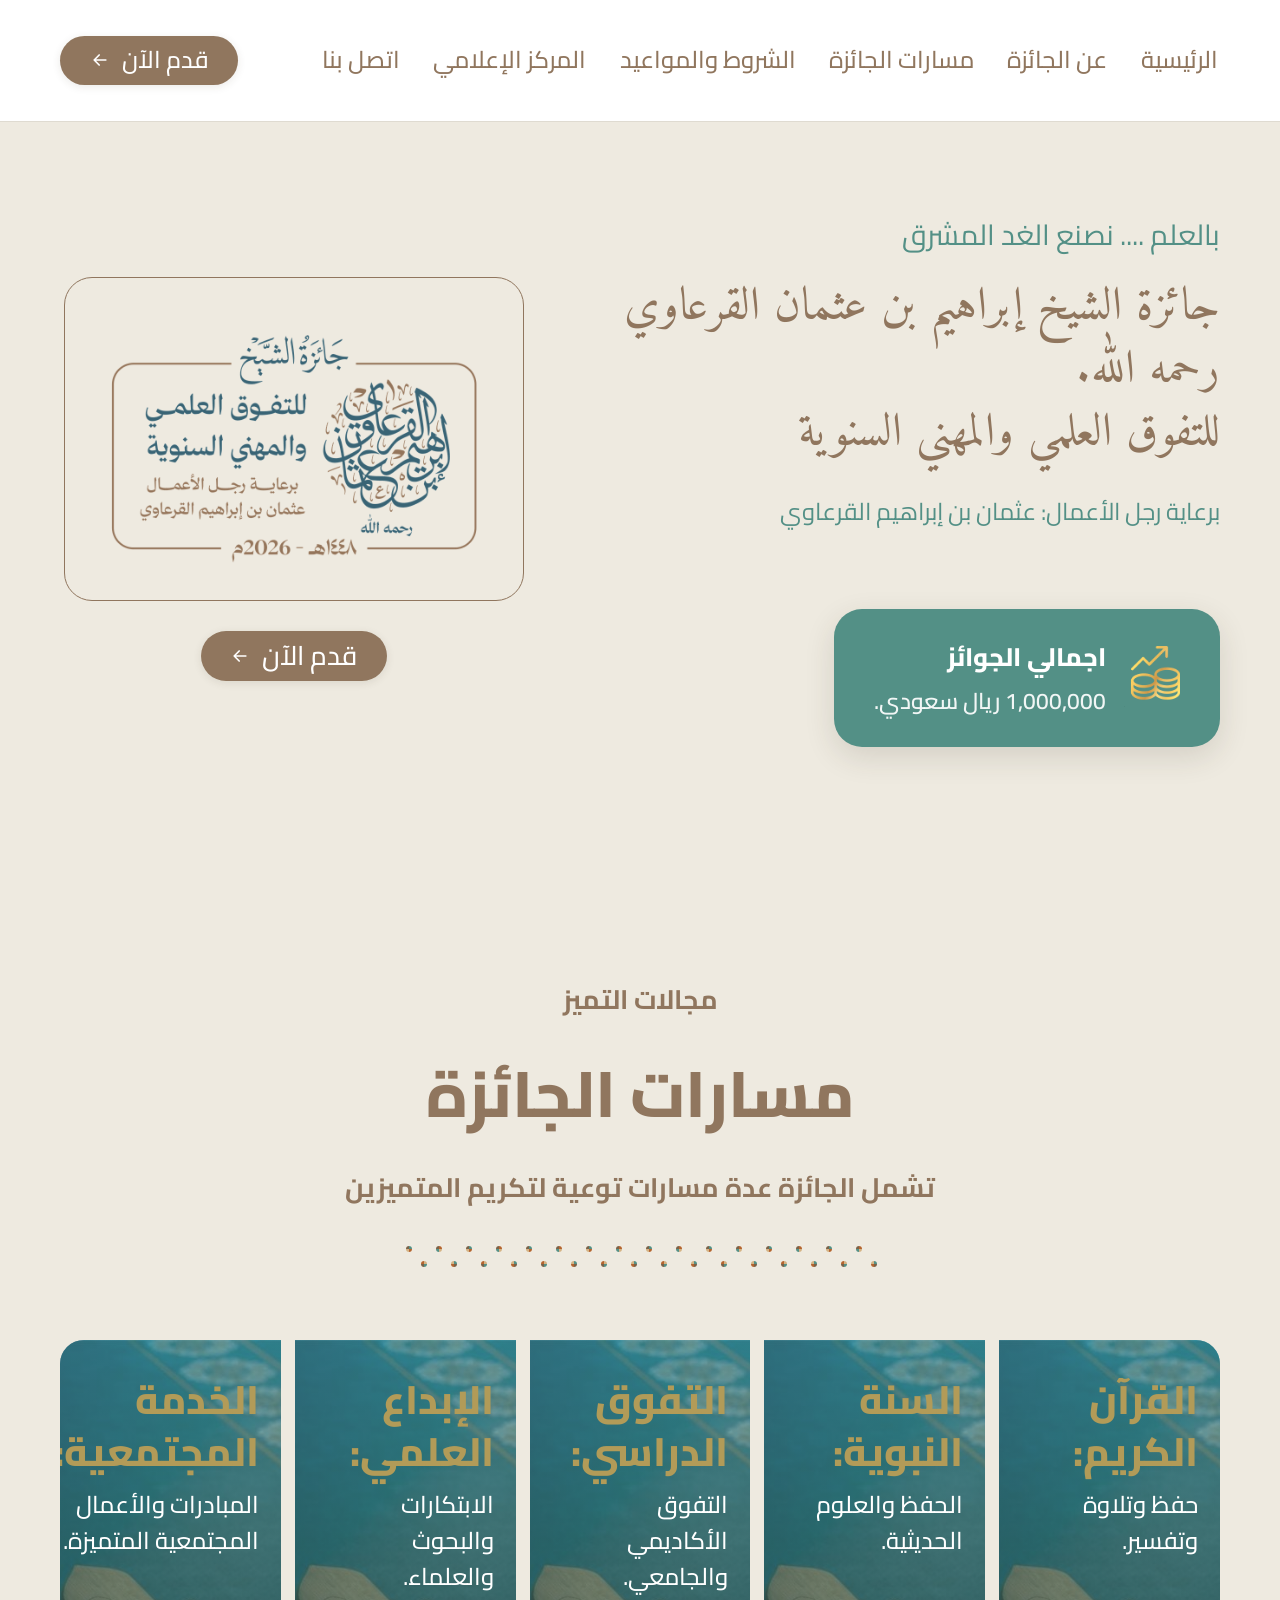
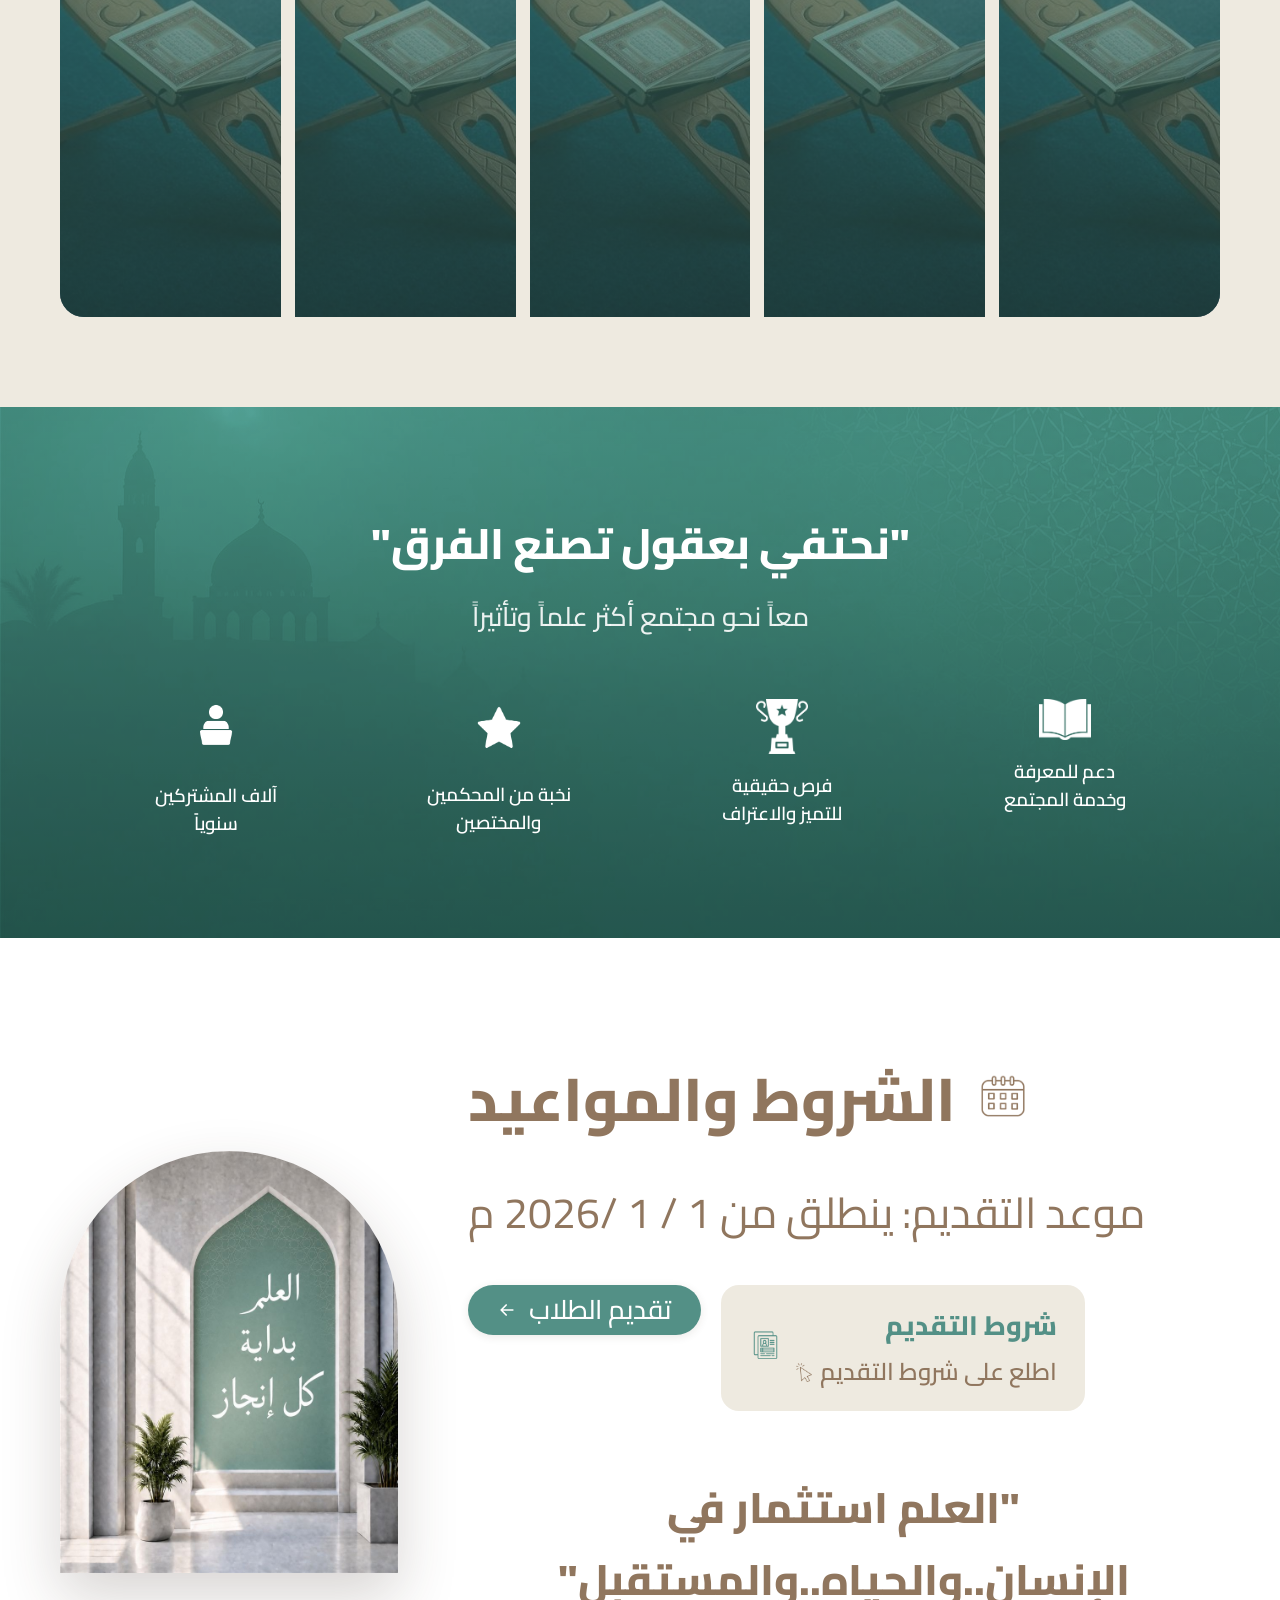
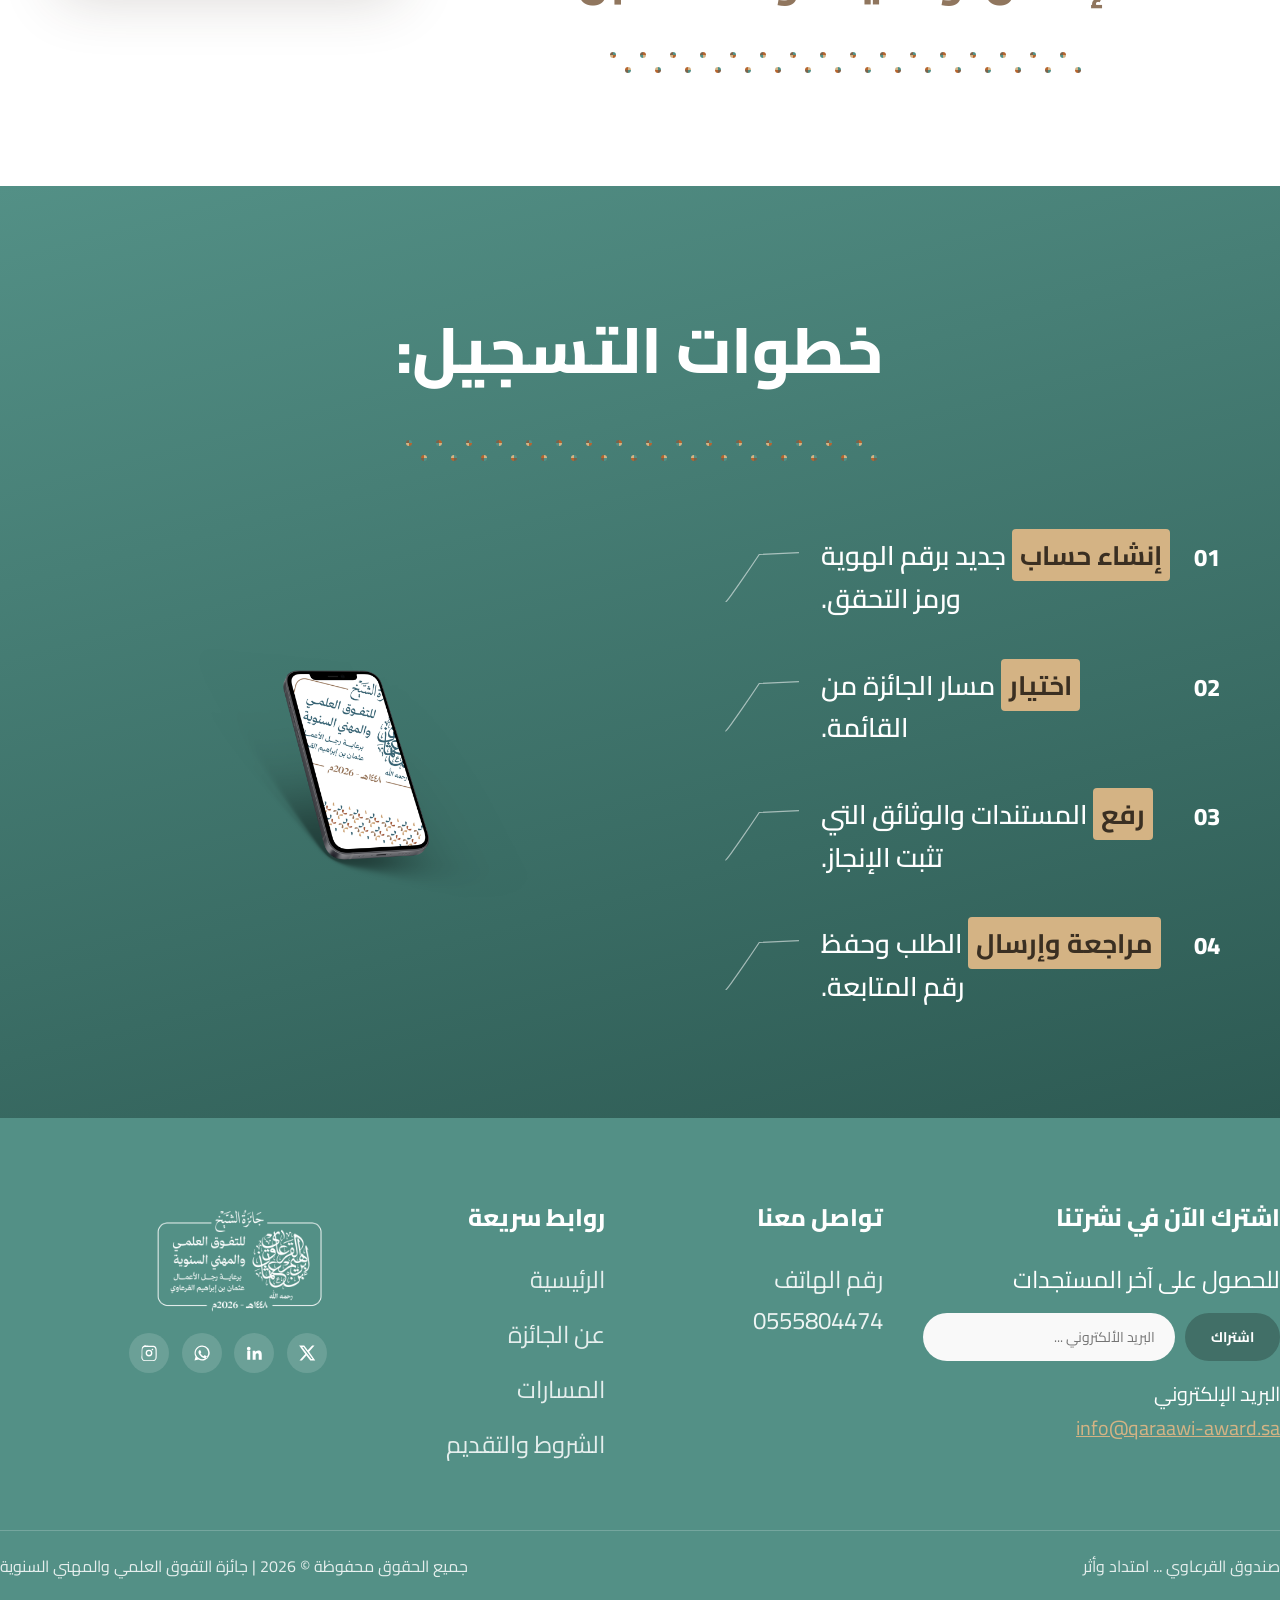
<file: index.html>
<!doctype html>
<html lang="ar" dir="rtl">
<head>
<meta charset="UTF-8">
<meta name="viewport" content="width=device-width, initial-scale=1.0">
<title>جائزة الشيخ إبراهيم بن عثمان القرعاوي رحمه الله</title>
<meta name="description" content="جائزة الشيخ إبراهيم بن عثمان بن محمد القرعاوي رحمه الله للتفوق العلمي والمهني السنوية — بقيمة إجمالية 1,000,000 ريال سعودي، برعاية رجل الأعمال عثمان بن إبراهيم القرعاوي.">
<link rel="preconnect" href="https://fonts.googleapis.com">
<link rel="preconnect" href="https://fonts.gstatic.com" crossorigin>
<link href="https://fonts.googleapis.com/css2?family=Cairo:wght@400;500;600;700;800&family=Amiri:wght@400;700&display=swap" rel="stylesheet">
<link rel="stylesheet" href="css/style.css">
<link rel="icon" type="image/png" href="assets/img/logo.png">
</head>
<body>

<header class="site-header" id="siteHeader">
  <div class="container">
    <nav class="nav-links" id="navLinks">
      <a href="#top">الرئيسية</a>
      <a href="#about">عن الجائزة</a>
      <a href="#tracks">مسارات الجائزة</a>
      <a href="#conditions">الشروط والمواعيد</a>
      <a href="media.html">المركز الإعلامي</a>
      <a href="contact.html">اتصل بنا</a>
    </nav>

    <div class="header-actions">
      <a href="apply.html" class="btn btn--brown btn--sm" aria-label="قدم الآن">
        <span class="btn-label">قدم الآن</span>
        <svg class="btn-arrow" viewBox="0 0 24 24" fill="none" stroke="currentColor" stroke-width="2" stroke-linecap="round" stroke-linejoin="round" aria-hidden="true"><path d="M19 12H5M11 6l-6 6 6 6"/></svg>
      </a>
      <button class="nav-toggle" id="navToggle" aria-label="فتح القائمة" aria-expanded="false">
        <span></span><span></span><span></span>
      </button>
    </div>
  </div>
</header>

<main id="top">

  <!-- ===================== البطل ===================== -->
  <section class="hero" id="about">
    <div class="container hero-grid">
      <div class="hero-copy" data-reveal>
        <p class="hero-kicker">بالعلم .... نصنع الغد المشرق</p>
        <h1 class="hero-title">جائزة الشيخ إبراهيم بن عثمان القرعاوي رحمه الله.<br>للتفوق العلمي والمهني السنوية</h1>
        <p class="hero-sponsor">برعاية رجل الأعمال: عثمان بن إبراهيم القرعاوي</p>
        <div class="hero-prize-card">
          <img src="assets/img/coin-icon.png" alt="">
          <div>
            <strong>اجمالي الجوائز</strong>
            <span>1,000,000 ريال سعودي.</span>
          </div>
        </div>
      </div>

      <div class="hero-art" data-reveal>
        <div class="hero-logo-card">
          <img src="assets/img/logo.png" alt="شعار جائزة الشيخ إبراهيم بن عثمان القرعاوي">
        </div>
        <a href="apply.html" class="btn btn--brown">
          <span class="btn-label">قدم الآن</span>
          <svg class="btn-arrow" viewBox="0 0 24 24" fill="none" stroke="currentColor" stroke-width="2" stroke-linecap="round" stroke-linejoin="round" aria-hidden="true"><path d="M19 12H5M11 6l-6 6 6 6"/></svg>
        </a>
      </div>
    </div>
  </section>

  <!-- ===================== مسارات الجائزة ===================== -->
  <section class="section tracks" id="tracks">
    <div class="container">
      <div data-reveal>
        <div class="eyebrow-line">مجالات التميز</div>
        <h2 class="section-title">مسارات الجائزة</h2>
        <p class="section-desc">تشمل الجائزة عدة مسارات توعية لتكريم المتميزين</p>
        <div class="pattern-strip" style="background-image:url('assets/img/pattern-tile.svg')"></div>
      </div>

      <div class="tracks-grid" data-reveal>
        <article class="track-card" style="background-image:url('assets/img/track-bg.jpg')">
          <div class="track-card-inner">
            <h3>القرآن الكريم:</h3>
            <p>حفظ وتلاوة وتفسير.</p>
          </div>
        </article>
        <article class="track-card" style="background-image:url('assets/img/track-bg.jpg')">
          <div class="track-card-inner">
            <h3>السنة النبوية:</h3>
            <p>الحفظ والعلوم الحديثية.</p>
          </div>
        </article>
        <article class="track-card" style="background-image:url('assets/img/track-bg.jpg')">
          <div class="track-card-inner">
            <h3>التفوق الدراسي:</h3>
            <p>التفوق الأكاديمي والجامعي.</p>
          </div>
        </article>
        <article class="track-card" style="background-image:url('assets/img/track-bg.jpg')">
          <div class="track-card-inner">
            <h3>الإبداع العلمي:</h3>
            <p>الابتكارات والبحوث والعلماء.</p>
          </div>
        </article>
        <article class="track-card" style="background-image:url('assets/img/track-bg.jpg')">
          <div class="track-card-inner">
            <h3>الخدمة المجتمعية:</h3>
            <p>المبادرات والأعمال المجتمعية المتميزة.</p>
          </div>
        </article>
      </div>
    </div>
  </section>

  <!-- ===================== نحتفي بعقول تصنع الفرق ===================== -->
  <section class="statement">
    <div class="container statement-inner" data-reveal>
      <p class="statement-quote">"نحتفي بعقول تصنع الفرق"</p>
      <p class="statement-sub">معاً نحو مجتمع أكثر علماً وتأثيراً</p>

      <div class="stats-row">
        <div class="stat-item">
          <img src="assets/img/icon-book.png" alt="">
          <span>دعم للمعرفة<br>وخدمة المجتمع</span>
        </div>
        <div class="stat-item">
          <img src="assets/img/icon-trophy.png" alt="">
          <span>فرص حقيقية<br>للتميز والاعتراف</span>
        </div>
        <div class="stat-item">
          <img src="assets/img/icon-star.png" alt="">
          <span>نخبة من المحكمين<br>والمختصين</span>
        </div>
        <div class="stat-item">
          <img src="assets/img/icon-user.png" alt="">
          <span>آلاف المشتركين<br>سنوياً</span>
        </div>
      </div>
    </div>
  </section>

  <!-- ===================== الشروط والمواعيد ===================== -->
  <section class="section conditions" id="conditions">
    <div class="container">
      <div class="conditions-grid">
        <div data-reveal>
          <div class="conditions-heading">
            <img src="assets/img/icon-calendar.png" alt="">
            <h2>الشروط والمواعيد</h2>
          </div>
          <p class="conditions-date">موعد التقديم: ينطلق من 1 / 1 /2026 م</p>

          <div class="conditions-actions">
            <div class="conditions-terms-card">
              <div>
                <strong style="display:block;color:var(--c-teal);font-weight:800;margin-bottom:4px;">شروط التقديم</strong>
                <a href="#conditions">
                  اطلع على شروط التقديم
                  <img src="assets/img/icon-click.png" alt="" class="click-icon">
                </a>
              </div>
              <img src="assets/img/icon-document.png" alt="" class="document-icon">
            </div>
            <a href="apply.html" class="btn btn--teal">
              <span class="btn-label">تقديم الطلاب</span>
              <svg class="btn-arrow" viewBox="0 0 24 24" fill="none" stroke="currentColor" stroke-width="2" stroke-linecap="round" stroke-linejoin="round" aria-hidden="true"><path d="M19 12H5M11 6l-6 6 6 6"/></svg>
            </a>
          </div>

          <div class="conditions-quote">
            <p>"العلم استثمار في الإنسان..والحياه..والمستقبل"</p>
            <div class="pattern-strip" style="background-image:url('assets/img/pattern-tile.svg')"></div>
          </div>
        </div>

        <div class="conditions-photo" data-reveal>
          <img src="assets/img/conditions-photo.jpg" alt="العلم بداية كل إنجاز">
        </div>
      </div>
    </div>
  </section>

  <!-- ===================== خطوات التسجيل ===================== -->
  <section class="steps">
    <div class="container">
      <h2 class="steps-title" data-reveal>خطوات التسجيل:</h2>
      <div class="pattern-strip" style="background-image:url('assets/img/pattern-tile.svg')" data-reveal></div>

      <div class="steps-grid">
        <div class="steps-list" data-reveal>
          <div class="step-item">
            <span class="step-num">01</span>
            <p class="step-text"><mark>إنشاء حساب</mark> جديد برقم الهوية ورمز التحقق.</p>
            <svg class="step-connector" viewBox="0 0 248 170" fill="none" aria-hidden="true"><path d="M1.34695 167.407C5.89146 171.542 114.72 8.28588 114.72 8.28588L247.906 1.99926" stroke="currentColor" stroke-width="4"/></svg>
          </div>
          <div class="step-item">
            <span class="step-num">02</span>
            <p class="step-text"><mark>اختيار</mark> مسار الجائزة من القائمة.</p>
            <svg class="step-connector" viewBox="0 0 248 170" fill="none" aria-hidden="true"><path d="M1.34695 167.407C5.89146 171.542 114.72 8.28588 114.72 8.28588L247.906 1.99926" stroke="currentColor" stroke-width="4"/></svg>
          </div>
          <div class="step-item">
            <span class="step-num">03</span>
            <p class="step-text"><mark>رفع</mark> المستندات والوثائق التي تثبت الإنجاز.</p>
            <svg class="step-connector" viewBox="0 0 248 170" fill="none" aria-hidden="true"><path d="M1.34695 167.407C5.89146 171.542 114.72 8.28588 114.72 8.28588L247.906 1.99926" stroke="currentColor" stroke-width="4"/></svg>
          </div>
          <div class="step-item">
            <span class="step-num">04</span>
            <p class="step-text"><mark>مراجعة وإرسال</mark> الطلب وحفظ رقم المتابعة.</p>
            <svg class="step-connector" viewBox="0 0 248 170" fill="none" aria-hidden="true"><path d="M1.34695 167.407C5.89146 171.542 114.72 8.28588 114.72 8.28588L247.906 1.99926" stroke="currentColor" stroke-width="4"/></svg>
          </div>
        </div>
        <div class="steps-phone" data-reveal>
          <img src="assets/img/phone-mockup.png" alt="بوابة التقديم على الجوال">
        </div>
      </div>
    </div>
  </section>

</main>

<!-- ===================== الفوتر ===================== -->
<footer class="site-footer" id="footer">
  <div class="container footer-top">
    <div class="footer-col newsletter-box">
      <h4>اشترك الآن في نشرتنا</h4>
      <p class="field-label">للحصول على آخر المستجدات</p>
      <form class="newsletter-form" id="newsletterForm">
        <button type="submit">اشتراك</button>
        <input type="email" placeholder="البريد الألكتروني ..." required>
      </form>
      <p class="newsletter-msg" id="newsletterMsg">تم تسجيل بريدك بنجاح، شكرًا لمتابعتك.</p>
      <p class="newsletter-email">البريد الإلكتروني<br><a href="mailto:info@qaraawi-award.sa">info@qaraawi-award.sa</a></p>
    </div>
    <div class="footer-col">
      <h4>تواصل معنا</h4>
      <p class="footer-phone">رقم الهاتف<br>0555804474</p>
    </div>
    <div class="footer-col">
      <h4>روابط سريعة</h4>
      <ul>
        <li><a href="#top">الرئيسية</a></li>
        <li><a href="#about">عن الجائزة</a></li>
        <li><a href="#tracks">المسارات</a></li>
        <li><a href="#conditions">الشروط والتقديم</a></li>
      </ul>
    </div>
    <div class="footer-brand">
      <img src="assets/img/logo-white.png" alt="شعار جائزة الشيخ إبراهيم بن عثمان القرعاوي">
      <div class="footer-social">
        <a href="#" aria-label="Twitter"><svg viewBox="0 0 24 24" fill="currentColor"><path d="M18.9 2H22l-7.2 8.2L23 22h-6.6l-5.2-6.8L5.2 22H2l7.7-8.8L1.5 2h6.8l4.7 6.2L18.9 2Zm-1.2 18h1.7L7.4 3.9H5.6L17.7 20Z"/></svg></a>
        <a href="#" aria-label="LinkedIn"><svg viewBox="0 0 24 24" fill="currentColor"><path d="M4.98 3.5a2.5 2.5 0 1 1 0 5 2.5 2.5 0 0 1 0-5ZM3 9h4v12H3V9Zm7 0h3.8v1.7h.1c.5-1 1.8-2 3.7-2 4 0 4.7 2.6 4.7 6V21h-4v-5.6c0-1.3 0-3-1.9-3s-2.2 1.4-2.2 2.9V21h-4V9Z"/></svg></a>
        <a href="#" aria-label="WhatsApp"><svg viewBox="0 0 24 24" fill="currentColor"><path d="M12 2a10 10 0 0 0-8.6 15L2 22l5.2-1.4A10 10 0 1 0 12 2Zm0 1.8a8.2 8.2 0 0 1 6.9 12.6l-.3.5.5 1.9-2-.5-.4.3A8.2 8.2 0 1 1 12 3.8Zm-3 4.3c-.2 0-.5.1-.7.4-.3.3-1 1-1 2.4s1 2.8 1.2 3c.1.2 2 3.2 5 4.3 2.5 1 2.5.6 3 .6.4 0 1.5-.6 1.7-1.2.2-.6.2-1.1.1-1.2-.1-.1-.3-.2-.6-.4l-1.9-1c-.3-.1-.5-.1-.6.1l-.9 1c-.1.2-.3.2-.5.1-.3-.1-1.2-.5-2.2-1.5-.8-.7-1.4-1.6-1.5-1.9-.2-.3 0-.4.1-.5l.5-.6c.1-.2.2-.3.2-.5.1-.2 0-.4 0-.5l-.9-2c-.2-.5-.4-.5-.6-.5h-.4Z"/></svg></a>
        <a href="#" aria-label="Instagram"><svg viewBox="0 0 24 24" fill="currentColor"><path d="M12 2.2c3.2 0 3.6 0 4.9.1 1.2.1 2 .2 2.4.4.6.2 1 .5 1.5 1 .4.4.7.9 1 1.5.2.4.3 1.2.4 2.4.1 1.3.1 1.7.1 4.9s0 3.6-.1 4.9c-.1 1.2-.2 2-.4 2.4-.2.6-.5 1-1 1.5-.4.4-.9.7-1.5 1-.4.2-1.2.3-2.4.4-1.3.1-1.7.1-4.9.1s-3.6 0-4.9-.1c-1.2-.1-2-.2-2.4-.4-.6-.2-1-.5-1.5-1-.4-.4-.7-.9-1-1.5-.2-.4-.3-1.2-.4-2.4C2.2 15.6 2.2 15.2 2.2 12s0-3.6.1-4.9c.1-1.2.2-2 .4-2.4.2-.6.5-1 1-1.5.4-.4.9-.7 1.5-1 .4-.2 1.2-.3 2.4-.4C8.4 2.2 8.8 2.2 12 2.2Zm0 1.8c-3.1 0-3.5 0-4.7.1-1 0-1.6.2-1.9.3-.5.2-.8.4-1.2.7-.3.3-.5.6-.7 1.1-.1.3-.3.9-.3 1.9-.1 1.2-.1 1.6-.1 4.7s0 3.5.1 4.7c0 1 .2 1.6.3 1.9.2.5.4.8.7 1.2.3.3.6.5 1.1.7.3.1.9.3 1.9.3 1.2.1 1.6.1 4.7.1s3.5 0 4.7-.1c1 0 1.6-.2 1.9-.3.5-.2.8-.4 1.2-.7.3-.3.5-.6.7-1.1.1-.3.3-.9.3-1.9.1-1.2.1-1.6.1-4.7s0-3.5-.1-4.7c0-1-.2-1.6-.3-1.9a2.9 2.9 0 0 0-.7-1.2 2.9 2.9 0 0 0-1.1-.7c-.3-.1-.9-.3-1.9-.3-1.2-.1-1.6-.1-4.7-.1Zm0 3.5a4.5 4.5 0 1 1 0 9 4.5 4.5 0 0 1 0-9Zm0 1.8a2.7 2.7 0 1 0 0 5.4 2.7 2.7 0 0 0 0-5.4Zm5.7-2a1.1 1.1 0 1 1-2.2 0 1.1 1.1 0 0 1 2.2 0Z"/></svg></a>
      </div>
    </div>
  </div>

  <div class="container footer-bottom">
    <span>صندوق القرعاوي ... امتداد وأثر</span>
    <span>جميع الحقوق محفوظة © 2026 | جائزة التفوق العلمي والمهني السنوية</span>
  </div>
</footer>

<script src="js/main.js"></script>
</body>
</html>
</file>
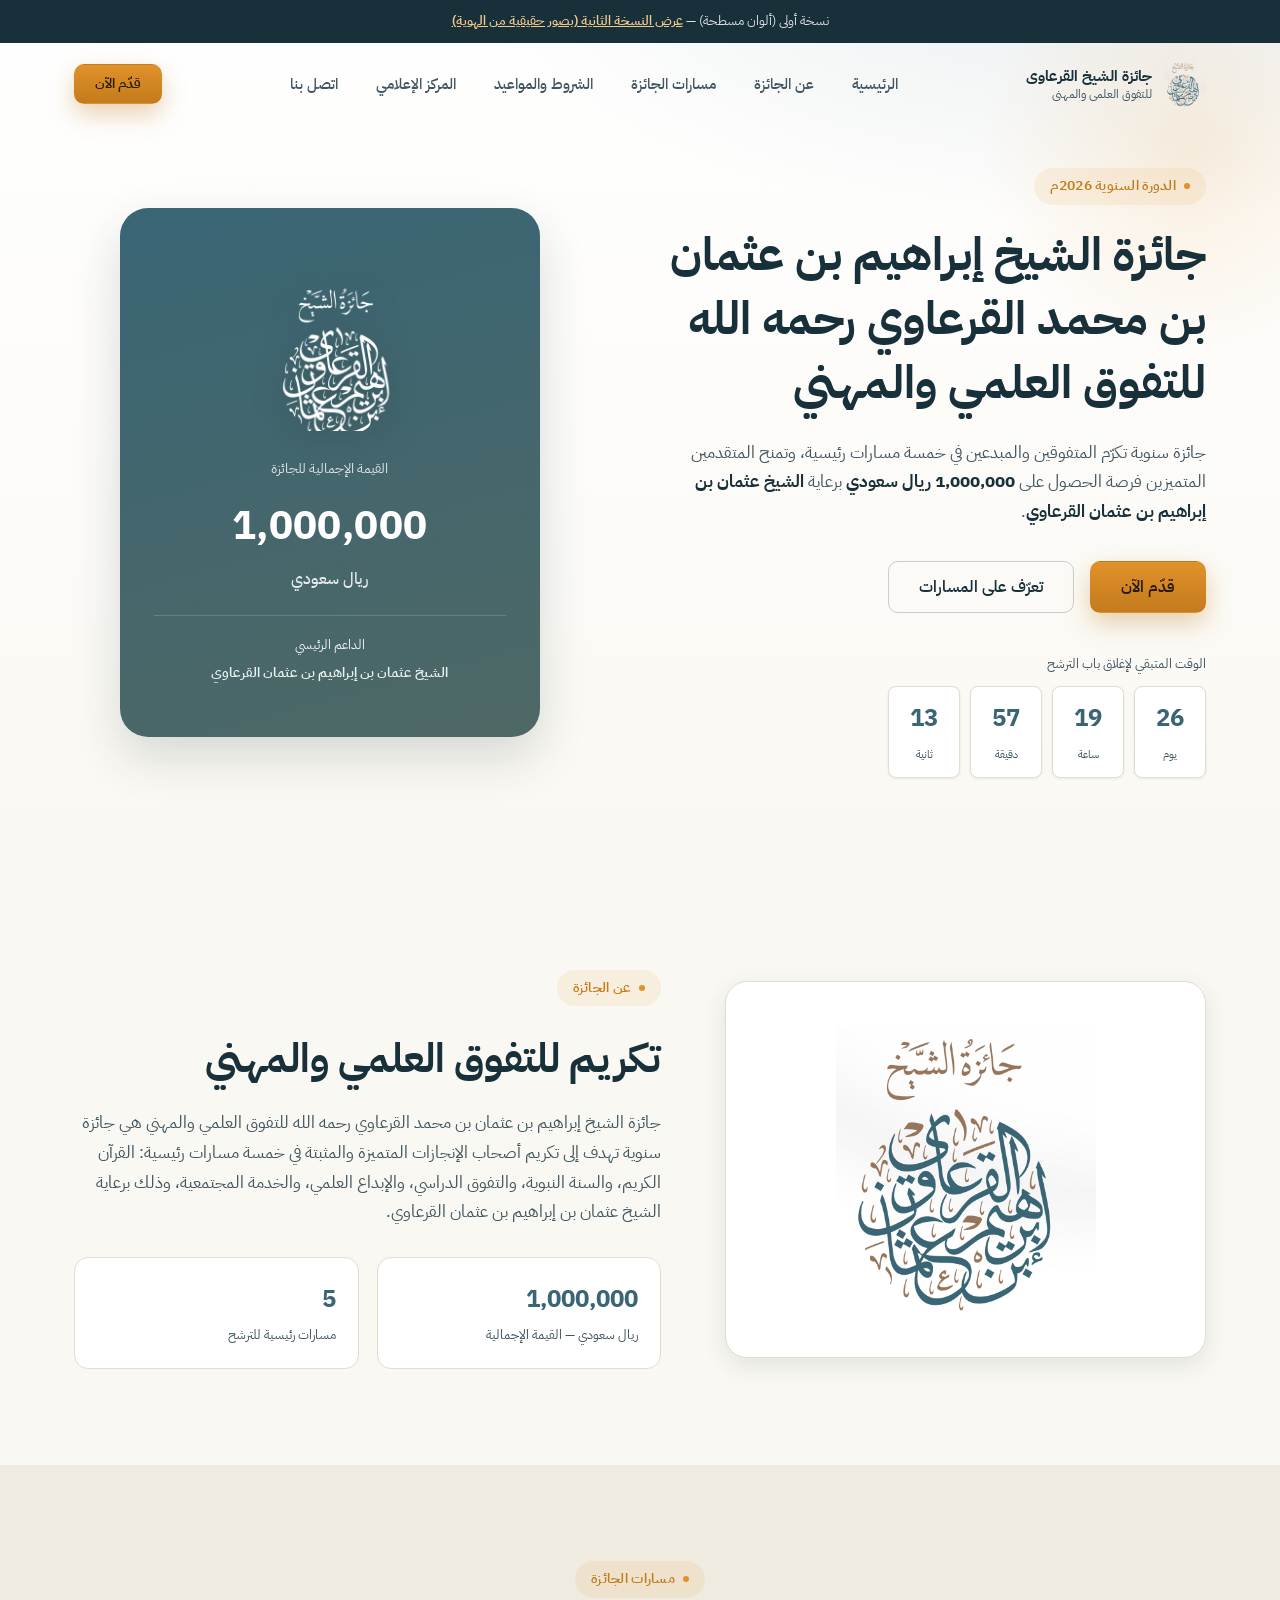
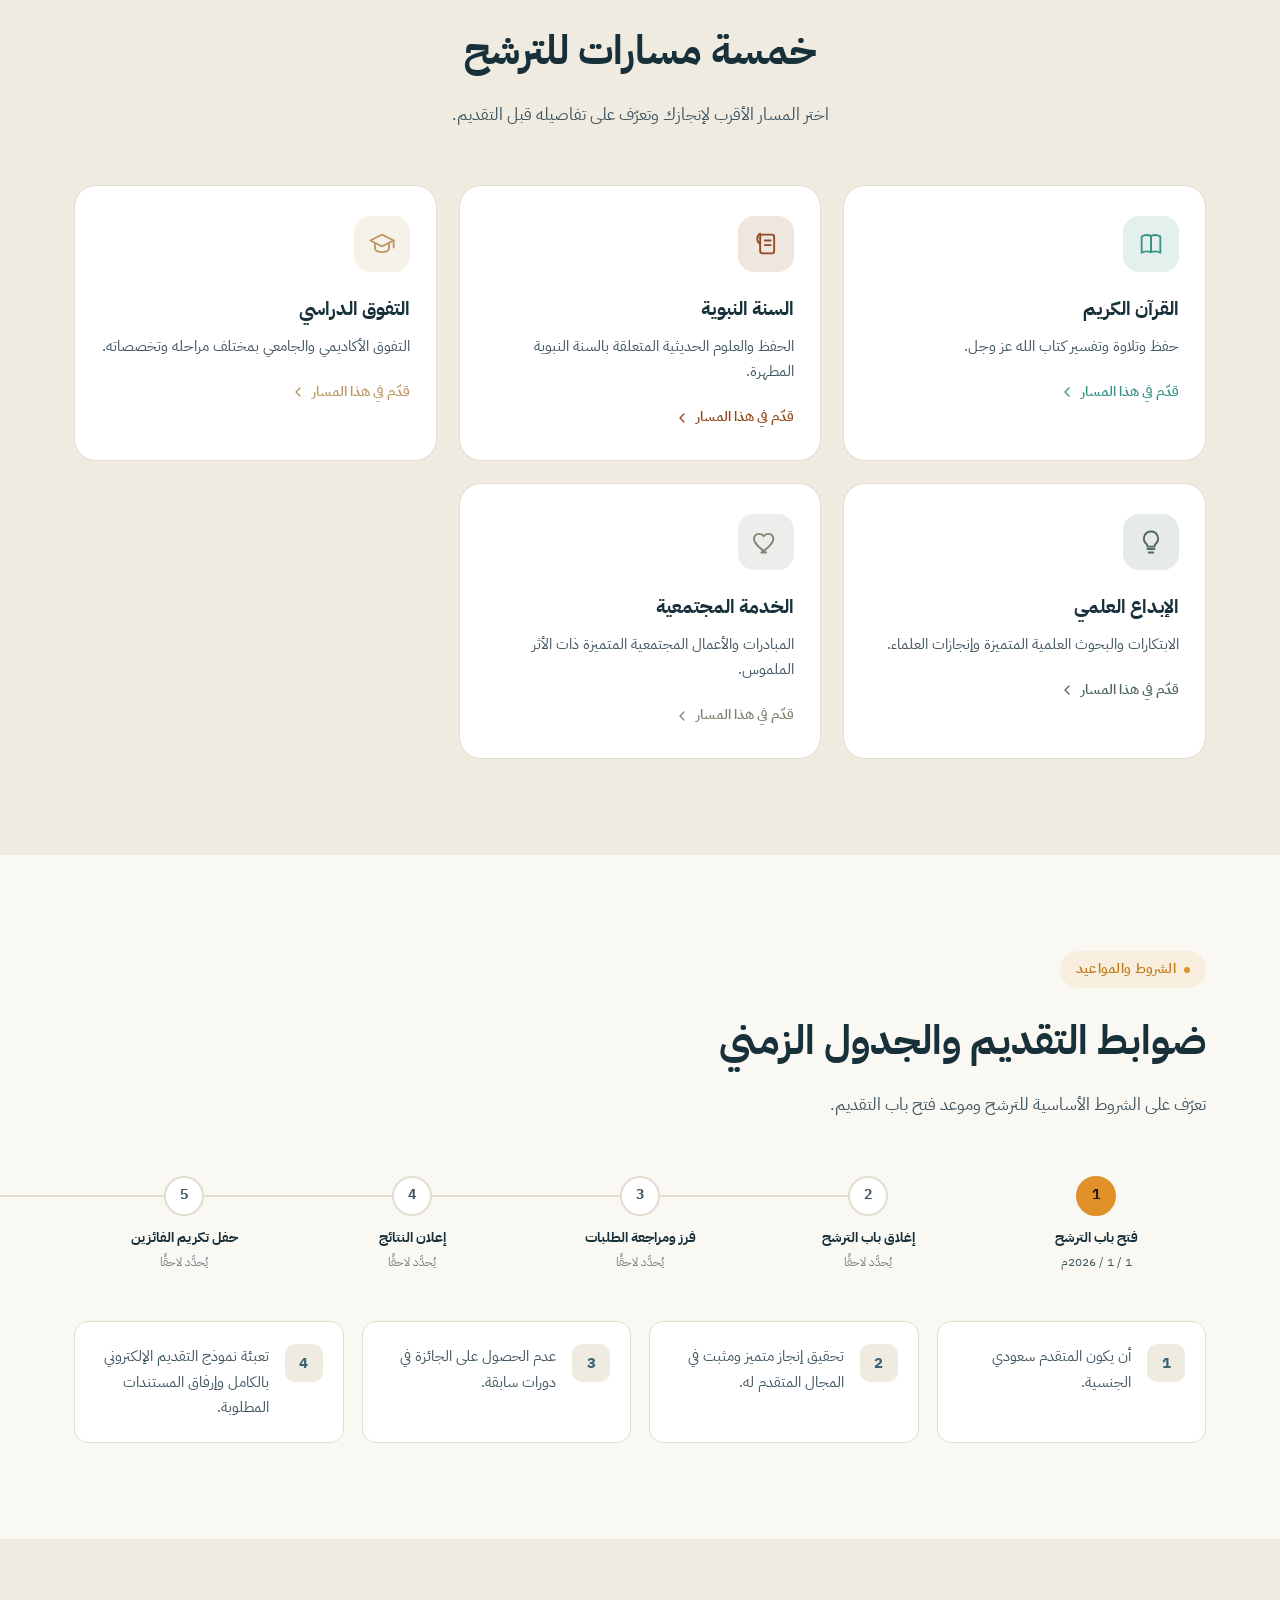
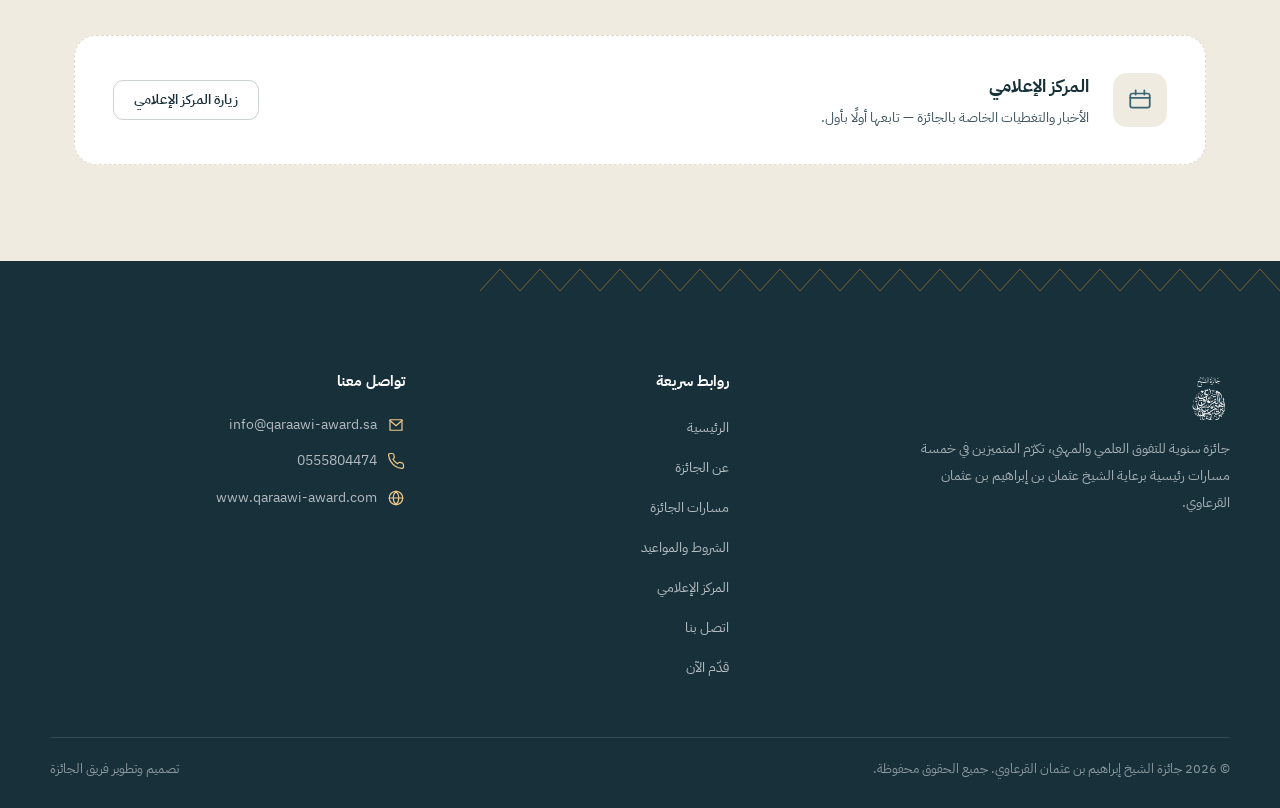
<file: old/index.html>
<!doctype html>
<html lang="ar" dir="rtl">
<head>
<meta charset="UTF-8">
<meta name="viewport" content="width=device-width, initial-scale=1.0">
<title>جائزة الشيخ إبراهيم بن عثمان القرعاوي رحمه الله</title>
<meta name="description" content="جائزة الشيخ إبراهيم بن عثمان بن محمد القرعاوي رحمه الله للتفوق العلمي والمهني السنوية — بقيمة إجمالية 1,000,000 ريال سعودي، برعاية الشيخ عثمان بن إبراهيم بن عثمان القرعاوي.">
<link rel="preconnect" href="https://fonts.googleapis.com">
<link rel="preconnect" href="https://fonts.gstatic.com" crossorigin>
<link href="https://fonts.googleapis.com/css2?family=IBM+Plex+Sans+Arabic:wght@400;500;600;700&display=swap" rel="stylesheet">
<link rel="stylesheet" href="css/style.css">
<link rel="icon" type="image/png" href="assets/img/logo.png">
</head>
<body>

<div class="top-fixed-wrap">
  <div class="version-banner">نسخة أولى (ألوان مسطحة) — <a href="v2/index.html">عرض النسخة الثانية (بصور حقيقية من الهوية)</a></div>

  <!-- ===================== الشريط العلوي ===================== -->
  <header class="site-header" id="siteHeader">
    <div class="container">
      <a href="index.html#top" class="brand">
        <img src="assets/img/logo.png" alt="شعار جائزة الشيخ إبراهيم بن عثمان القرعاوي">
        <span class="brand-text">
          <strong>جائزة الشيخ القرعاوي</strong>
          <span>للتفوق العلمي والمهني</span>
        </span>
      </a>

      <nav class="nav-links" id="navLinks">
        <a href="#top">الرئيسية</a>
        <a href="#about">عن الجائزة</a>
        <a href="#tracks">مسارات الجائزة</a>
        <a href="#conditions">الشروط والمواعيد</a>
        <a href="media.html">المركز الإعلامي</a>
        <a href="contact.html">اتصل بنا</a>
      </nav>

      <div class="header-actions">
        <a href="apply.html" class="btn btn--gold btn--sm">
          <span class="btn-label-full">قدّم الآن</span>
        </a>
        <button class="nav-toggle" id="navToggle" aria-label="فتح القائمة" aria-expanded="false">
          <span></span><span></span><span></span>
        </button>
      </div>
    </div>
  </header>
</div>

<main id="top">

  <!-- ===================== البطل Hero ===================== -->
  <section class="hero">
    <div class="container hero-grid">
      <div class="hero-copy" data-reveal>
        <span class="eyebrow">الدورة السنوية 2026م</span>
        <h1 class="hero-title">جائزة الشيخ إبراهيم بن عثمان بن محمد القرعاوي رحمه الله للتفوق العلمي والمهني</h1>
        <p class="hero-sub">
          جائزة سنوية تكرّم المتفوقين والمبدعين في خمسة مسارات رئيسية، وتمنح المتقدمين المتميزين فرصة الحصول على
          <b>1,000,000 ريال سعودي</b> برعاية <b>الشيخ عثمان بن إبراهيم بن عثمان القرعاوي</b>.
        </p>

        <div class="hero-actions">
          <a href="apply.html" class="btn btn--gold">قدّم الآن</a>
          <a href="#tracks" class="btn btn--outline">تعرّف على المسارات</a>
        </div>

        <div class="hero-countdown-box">
          <p class="hero-countdown-label">الوقت المتبقي لإغلاق باب الترشح</p>
          <div class="hero-countdown" id="countdown" data-target="2026-12-31T23:59:59+03:00">
            <div class="cd-box"><strong data-cd="days">--</strong><span>يوم</span></div>
            <div class="cd-box"><strong data-cd="hours">--</strong><span>ساعة</span></div>
            <div class="cd-box"><strong data-cd="minutes">--</strong><span>دقيقة</span></div>
            <div class="cd-box"><strong data-cd="seconds">--</strong><span>ثانية</span></div>
          </div>
        </div>
      </div>

      <div class="hero-art" data-reveal>
        <div class="hero-art-card">
          <img src="assets/img/logo-white.png" alt="">
          <p class="hero-prize-label">القيمة الإجمالية للجائزة</p>
          <p class="hero-prize-value">1,000,000</p>
          <p class="hero-prize-cur">ريال سعودي</p>
          <div class="hero-sponsor">
            الداعم الرئيسي
            <strong>الشيخ عثمان بن إبراهيم بن عثمان القرعاوي</strong>
          </div>
        </div>
      </div>
    </div>
  </section>

  <!-- ===================== عن الجائزة ===================== -->
  <section class="section" id="about">
    <div class="container about-grid">
      <div class="about-figure" data-reveal>
        <img src="assets/img/logo.png" alt="شعار جائزة الشيخ إبراهيم بن عثمان القرعاوي">
      </div>
      <div data-reveal>
        <span class="eyebrow">عن الجائزة</span>
        <h2 class="section-title">تكريم للتفوق العلمي والمهني</h2>
        <p class="section-desc">
          جائزة الشيخ إبراهيم بن عثمان بن محمد القرعاوي رحمه الله للتفوق العلمي والمهني هي جائزة سنوية تهدف إلى
          تكريم أصحاب الإنجازات المتميزة والمثبتة في خمسة مسارات رئيسية: القرآن الكريم، والسنة النبوية، والتفوق
          الدراسي، والإبداع العلمي، والخدمة المجتمعية، وذلك برعاية الشيخ عثمان بن إبراهيم بن عثمان القرعاوي.
        </p>
        <div class="about-stats">
          <div class="stat-card">
            <strong>1,000,000</strong>
            <span>ريال سعودي — القيمة الإجمالية</span>
          </div>
          <div class="stat-card">
            <strong>5</strong>
            <span>مسارات رئيسية للترشح</span>
          </div>
        </div>
      </div>
    </div>
  </section>

  <!-- ===================== مسارات الجائزة ===================== -->
  <section class="section section--alt" id="tracks">
    <div class="container">
      <div class="section-head section-head--center" data-reveal>
        <span class="eyebrow">مسارات الجائزة</span>
        <h2 class="section-title">خمسة مسارات للترشح</h2>
        <p class="section-desc">اختر المسار الأقرب لإنجازك وتعرّف على تفاصيله قبل التقديم.</p>
      </div>

      <div class="tracks-grid">

        <article class="track-card" data-reveal style="--accent:#389387">
          <div class="track-icon">
            <svg viewBox="0 0 24 24" fill="none" stroke="currentColor" stroke-width="1.6" stroke-linecap="round" stroke-linejoin="round">
              <path d="M4 5.5C6 4.2 9 4 12 5v14c-3-1-6-.8-8 .5V5.5Z"/>
              <path d="M20 5.5C18 4.2 15 4 12 5v14c3-1 6-.8 8 .5V5.5Z"/>
            </svg>
          </div>
          <h3>القرآن الكريم</h3>
          <p>حفظ وتلاوة وتفسير كتاب الله عز وجل.</p>
          <a href="apply.html" class="track-link">قدّم في هذا المسار
            <svg viewBox="0 0 24 24" fill="none" stroke="currentColor" stroke-width="2" stroke-linecap="round" stroke-linejoin="round"><path d="M15 6 9 12l6 6"/></svg>
          </a>
        </article>

        <article class="track-card" data-reveal style="--accent:#924a22">
          <div class="track-icon">
            <svg viewBox="0 0 24 24" fill="none" stroke="currentColor" stroke-width="1.6" stroke-linecap="round" stroke-linejoin="round">
              <path d="M7 3c-1.7 1.2-2.5 2.7-2.5 4.5S5.3 10.8 7 12"/>
              <rect x="7" y="4" width="12" height="16" rx="2"/>
              <path d="M11 9h5M11 13h5"/>
            </svg>
          </div>
          <h3>السنة النبوية</h3>
          <p>الحفظ والعلوم الحديثية المتعلقة بالسنة النبوية المطهرة.</p>
          <a href="apply.html" class="track-link">قدّم في هذا المسار
            <svg viewBox="0 0 24 24" fill="none" stroke="currentColor" stroke-width="2" stroke-linecap="round" stroke-linejoin="round"><path d="M15 6 9 12l6 6"/></svg>
          </a>
        </article>

        <article class="track-card" data-reveal style="--accent:#bd9864">
          <div class="track-icon">
            <svg viewBox="0 0 24 24" fill="none" stroke="currentColor" stroke-width="1.6" stroke-linecap="round" stroke-linejoin="round">
              <path d="M2 9 12 4l10 5-10 5-10-5Z"/>
              <path d="M6 11.5V16c0 1.7 2.7 3 6 3s6-1.3 6-3v-4.5"/>
              <path d="M22 9v6"/>
            </svg>
          </div>
          <h3>التفوق الدراسي</h3>
          <p>التفوق الأكاديمي والجامعي بمختلف مراحله وتخصصاته.</p>
          <a href="apply.html" class="track-link">قدّم في هذا المسار
            <svg viewBox="0 0 24 24" fill="none" stroke="currentColor" stroke-width="2" stroke-linecap="round" stroke-linejoin="round"><path d="M15 6 9 12l6 6"/></svg>
          </a>
        </article>

        <article class="track-card" data-reveal style="--accent:#4e6865">
          <div class="track-icon">
            <svg viewBox="0 0 24 24" fill="none" stroke="currentColor" stroke-width="1.6" stroke-linecap="round" stroke-linejoin="round">
              <path d="M9 18h6M10 21h4"/>
              <path d="M12 3a6 6 0 0 0-4 10.5c.6.6 1 1.4 1 2.5h6c0-1.1.4-1.9 1-2.5A6 6 0 0 0 12 3Z"/>
            </svg>
          </div>
          <h3>الإبداع العلمي</h3>
          <p>الابتكارات والبحوث العلمية المتميزة وإنجازات العلماء.</p>
          <a href="apply.html" class="track-link">قدّم في هذا المسار
            <svg viewBox="0 0 24 24" fill="none" stroke="currentColor" stroke-width="2" stroke-linecap="round" stroke-linejoin="round"><path d="M15 6 9 12l6 6"/></svg>
          </a>
        </article>

        <article class="track-card" data-reveal style="--accent:#7e8772">
          <div class="track-icon">
            <svg viewBox="0 0 24 24" fill="none" stroke="currentColor" stroke-width="1.6" stroke-linecap="round" stroke-linejoin="round">
              <path d="M12 21s-7-4.5-9.5-9C.7 8.4 2.4 5 6 5c2 0 3.3 1 4 2 .7-1 2-2 4-2 3.6 0 5.3 3.4 3.5 7-2.5 4.5-9.5 9-9.5 9Z"/>
            </svg>
          </div>
          <h3>الخدمة المجتمعية</h3>
          <p>المبادرات والأعمال المجتمعية المتميزة ذات الأثر الملموس.</p>
          <a href="apply.html" class="track-link">قدّم في هذا المسار
            <svg viewBox="0 0 24 24" fill="none" stroke="currentColor" stroke-width="2" stroke-linecap="round" stroke-linejoin="round"><path d="M15 6 9 12l6 6"/></svg>
          </a>
        </article>

      </div>
    </div>
  </section>

  <!-- ===================== الشروط والمواعيد ===================== -->
  <section class="section" id="conditions">
    <div class="container">
      <div class="section-head" data-reveal>
        <span class="eyebrow">الشروط والمواعيد</span>
        <h2 class="section-title">ضوابط التقديم والجدول الزمني</h2>
        <p class="section-desc">تعرّف على الشروط الأساسية للترشح وموعد فتح باب التقديم.</p>
      </div>

      <div class="timeline" data-reveal>
        <div class="timeline-item is-active">
          <span class="timeline-dot">1</span>
          <div class="timeline-text">
            <strong>فتح باب الترشح</strong>
            <span class="timeline-date">1 / 1 / 2026م</span>
          </div>
        </div>
        <div class="timeline-item">
          <span class="timeline-dot">2</span>
          <div class="timeline-text">
            <strong>إغلاق باب الترشح</strong>
            <span class="timeline-date timeline-date--tbd">يُحدَّد لاحقًا</span>
          </div>
        </div>
        <div class="timeline-item">
          <span class="timeline-dot">3</span>
          <div class="timeline-text">
            <strong>فرز ومراجعة الطلبات</strong>
            <span class="timeline-date timeline-date--tbd">يُحدَّد لاحقًا</span>
          </div>
        </div>
        <div class="timeline-item">
          <span class="timeline-dot">4</span>
          <div class="timeline-text">
            <strong>إعلان النتائج</strong>
            <span class="timeline-date timeline-date--tbd">يُحدَّد لاحقًا</span>
          </div>
        </div>
        <div class="timeline-item">
          <span class="timeline-dot">5</span>
          <div class="timeline-text">
            <strong>حفل تكريم الفائزين</strong>
            <span class="timeline-date timeline-date--tbd">يُحدَّد لاحقًا</span>
          </div>
        </div>
      </div>

      <div class="conditions-list conditions-list--4col" data-reveal>
        <div class="condition-item">
          <span class="condition-num">1</span>
          <p>أن يكون المتقدم سعودي الجنسية.</p>
        </div>
        <div class="condition-item">
          <span class="condition-num">2</span>
          <p>تحقيق إنجاز متميز ومثبت في المجال المتقدم له.</p>
        </div>
        <div class="condition-item">
          <span class="condition-num">3</span>
          <p>عدم الحصول على الجائزة في دورات سابقة.</p>
        </div>
        <div class="condition-item">
          <span class="condition-num">4</span>
          <p>تعبئة نموذج التقديم الإلكتروني بالكامل وإرفاق المستندات المطلوبة.</p>
        </div>
      </div>
    </div>
  </section>

  <!-- ===================== المركز الإعلامي ===================== -->
  <section class="section section--alt" id="media">
    <div class="container">
      <div class="media-teaser" data-reveal>
        <div class="media-teaser-icon">
          <svg viewBox="0 0 24 24" fill="none" stroke="currentColor" stroke-width="1.6" stroke-linecap="round" stroke-linejoin="round">
            <rect x="3" y="6" width="18" height="13" rx="2"/>
            <path d="M8 3v4M16 3v4M3 10h18"/>
          </svg>
        </div>
        <div class="media-teaser-text">
          <h3>المركز الإعلامي</h3>
          <p>الأخبار والتغطيات الخاصة بالجائزة — تابعها أولًا بأول.</p>
        </div>
        <a href="media.html" class="btn btn--outline btn--sm">زيارة المركز الإعلامي</a>
      </div>
    </div>
  </section>

</main>

<!-- ===================== الفوتر ===================== -->
<footer class="site-footer" id="footer">
  <svg class="footer-pattern" viewBox="0 0 800 34" preserveAspectRatio="none" aria-hidden="true">
    <g fill="none" stroke="#e0912a" stroke-width="1">
      <path d="M0 30 L20 8 L40 30 L60 8 L80 30 L100 8 L120 30 L140 8 L160 30 L180 8 L200 30 L220 8 L240 30 L260 8 L280 30 L300 8 L320 30 L340 8 L360 30 L380 8 L400 30 L420 8 L440 30 L460 8 L480 30 L500 8 L520 30 L540 8 L560 30 L580 8 L600 30 L620 8 L640 30 L660 8 L680 30 L700 8 L720 30 L740 8 L760 30 L780 8 L800 30"/>
    </g>
  </svg>
  <div class="container footer-top">
    <div class="footer-brand">
      <img src="assets/img/logo-white.png" alt="شعار جائزة الشيخ إبراهيم بن عثمان القرعاوي">
      <p>جائزة سنوية للتفوق العلمي والمهني، تكرّم المتميزين في خمسة مسارات رئيسية برعاية الشيخ عثمان بن إبراهيم بن عثمان القرعاوي.</p>
    </div>
    <div class="footer-col">
      <h4>روابط سريعة</h4>
      <ul>
        <li><a href="#top">الرئيسية</a></li>
        <li><a href="#about">عن الجائزة</a></li>
        <li><a href="#tracks">مسارات الجائزة</a></li>
        <li><a href="#conditions">الشروط والمواعيد</a></li>
        <li><a href="media.html">المركز الإعلامي</a></li>
        <li><a href="contact.html">اتصل بنا</a></li>
        <li><a href="apply.html">قدّم الآن</a></li>
      </ul>
    </div>
    <div class="footer-col">
      <h4>تواصل معنا</h4>
      <ul class="footer-contact">
        <li>
          <svg viewBox="0 0 24 24" fill="none" stroke="currentColor" stroke-width="1.6" stroke-linecap="round" stroke-linejoin="round"><path d="M4 5h16v14H4z"/><path d="m4 6 8 7 8-7"/></svg>
          <a href="mailto:info@qaraawi-award.sa">info@qaraawi-award.sa</a>
        </li>
        <li>
          <svg viewBox="0 0 24 24" fill="none" stroke="currentColor" stroke-width="1.6" stroke-linecap="round" stroke-linejoin="round"><path d="M22 16.9v3a2 2 0 0 1-2.2 2 19.8 19.8 0 0 1-8.6-3 19.5 19.5 0 0 1-6-6A19.8 19.8 0 0 1 2.1 4.2 2 2 0 0 1 4.1 2h3a2 2 0 0 1 2 1.7c.1.9.3 1.8.6 2.6a2 2 0 0 1-.5 2.1L8 9.6a16 16 0 0 0 6 6l1.2-1.2a2 2 0 0 1 2.1-.5c.8.3 1.7.5 2.6.6a2 2 0 0 1 1.7 2Z"/></svg>
          <a href="tel:0555804474" dir="ltr">0555804474</a>
        </li>
        <li>
          <svg viewBox="0 0 24 24" fill="none" stroke="currentColor" stroke-width="1.6" stroke-linecap="round" stroke-linejoin="round"><circle cx="12" cy="12" r="9"/><path d="M3 12h18M12 3c2.5 2.6 3.8 5.9 3.8 9s-1.3 6.4-3.8 9c-2.5-2.6-3.8-5.9-3.8-9S9.5 5.6 12 3Z"/></svg>
          <a href="https://www.qaraawi-award.com" dir="ltr">www.qaraawi-award.com</a>
        </li>
      </ul>
    </div>
  </div>
  <div class="container footer-bottom">
    <span>© 2026 جائزة الشيخ إبراهيم بن عثمان القرعاوي. جميع الحقوق محفوظة.</span>
    <span>تصميم وتطوير فريق الجائزة</span>
  </div>
</footer>

<script src="js/main.js"></script>
</body>
</html>
</file>
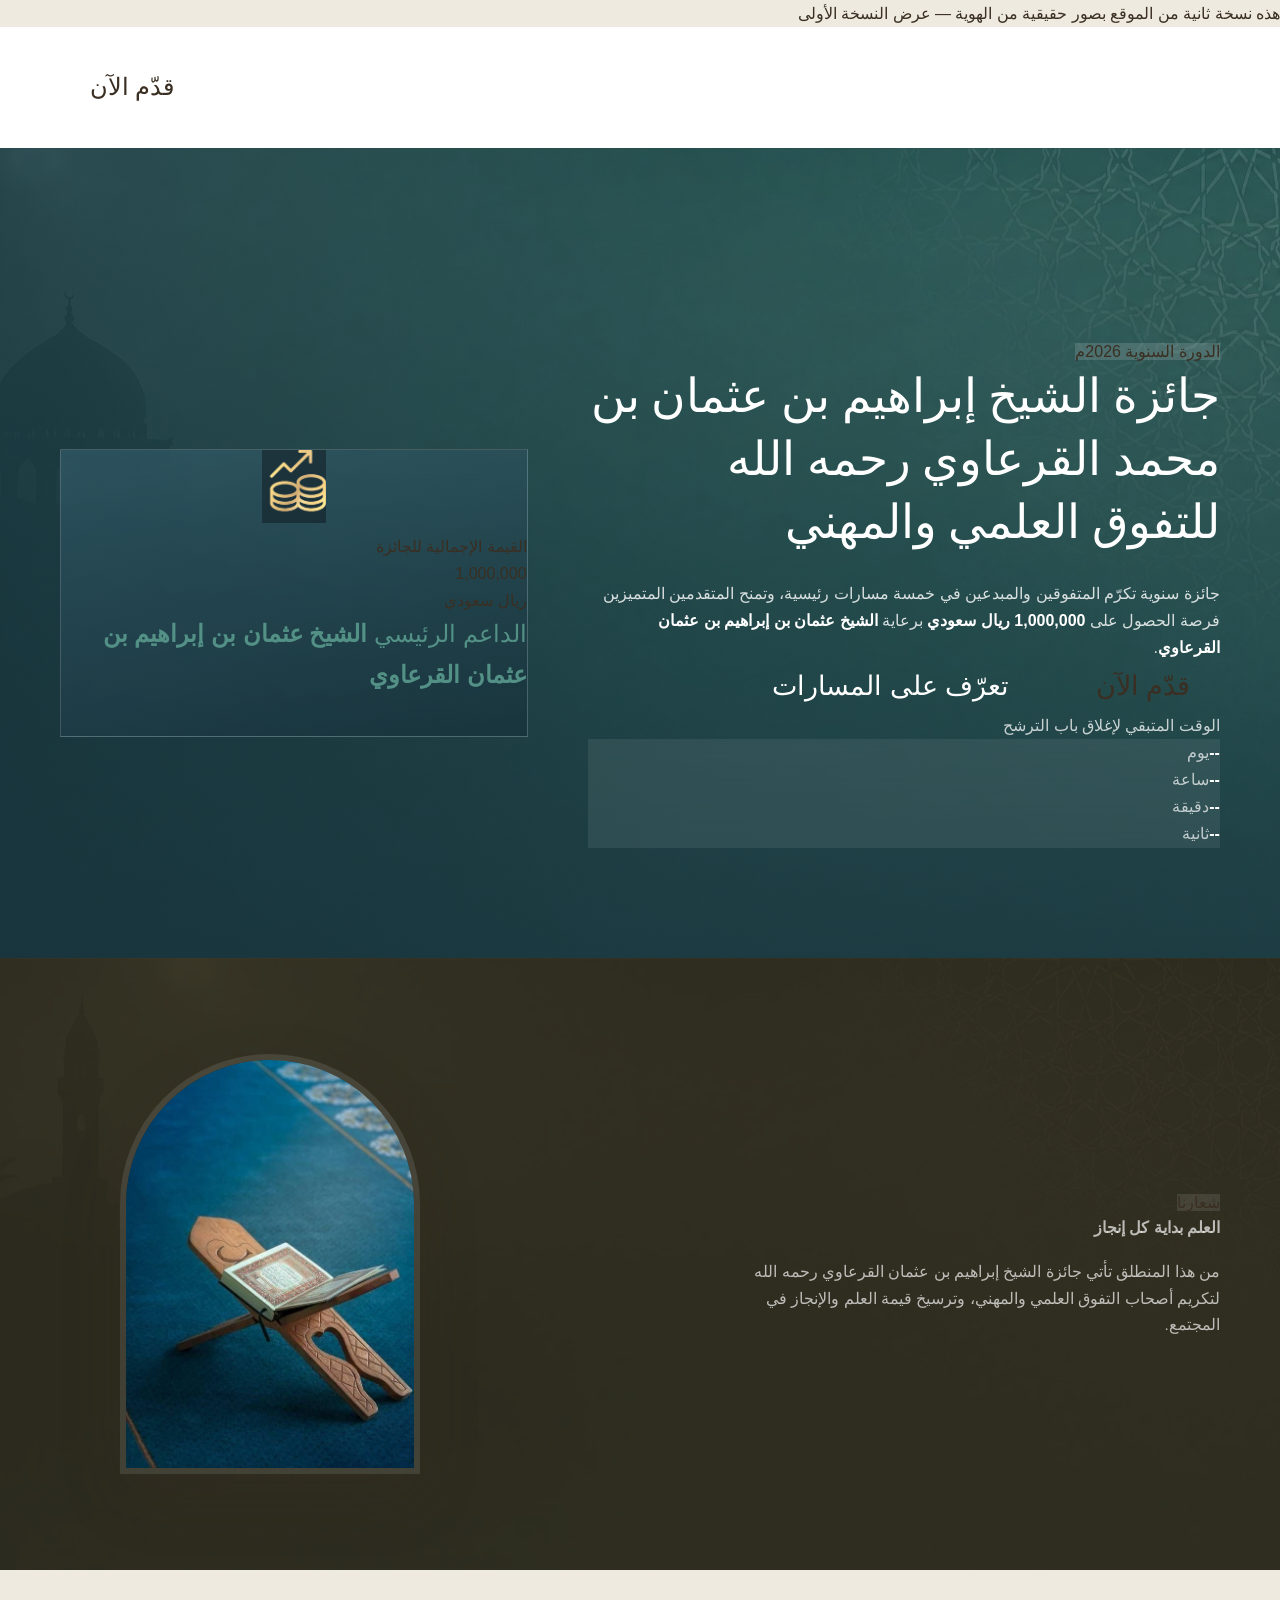
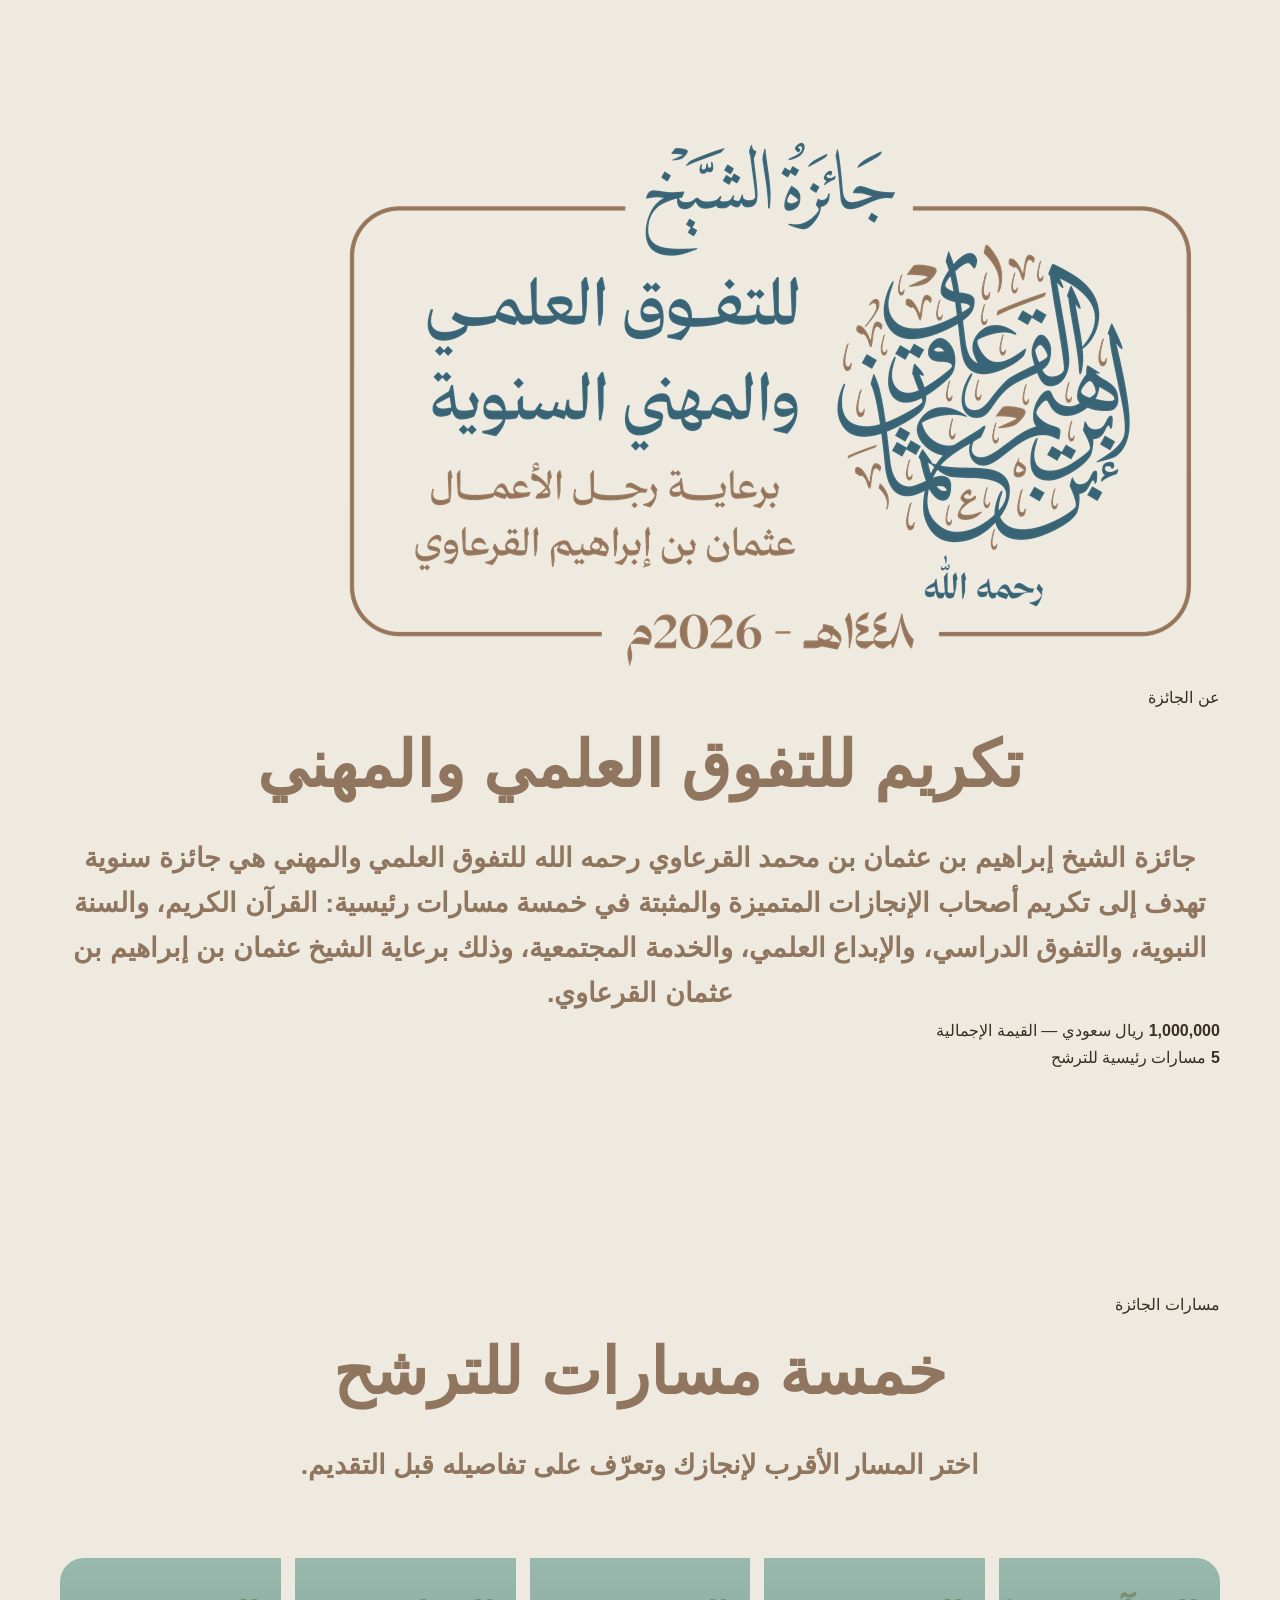
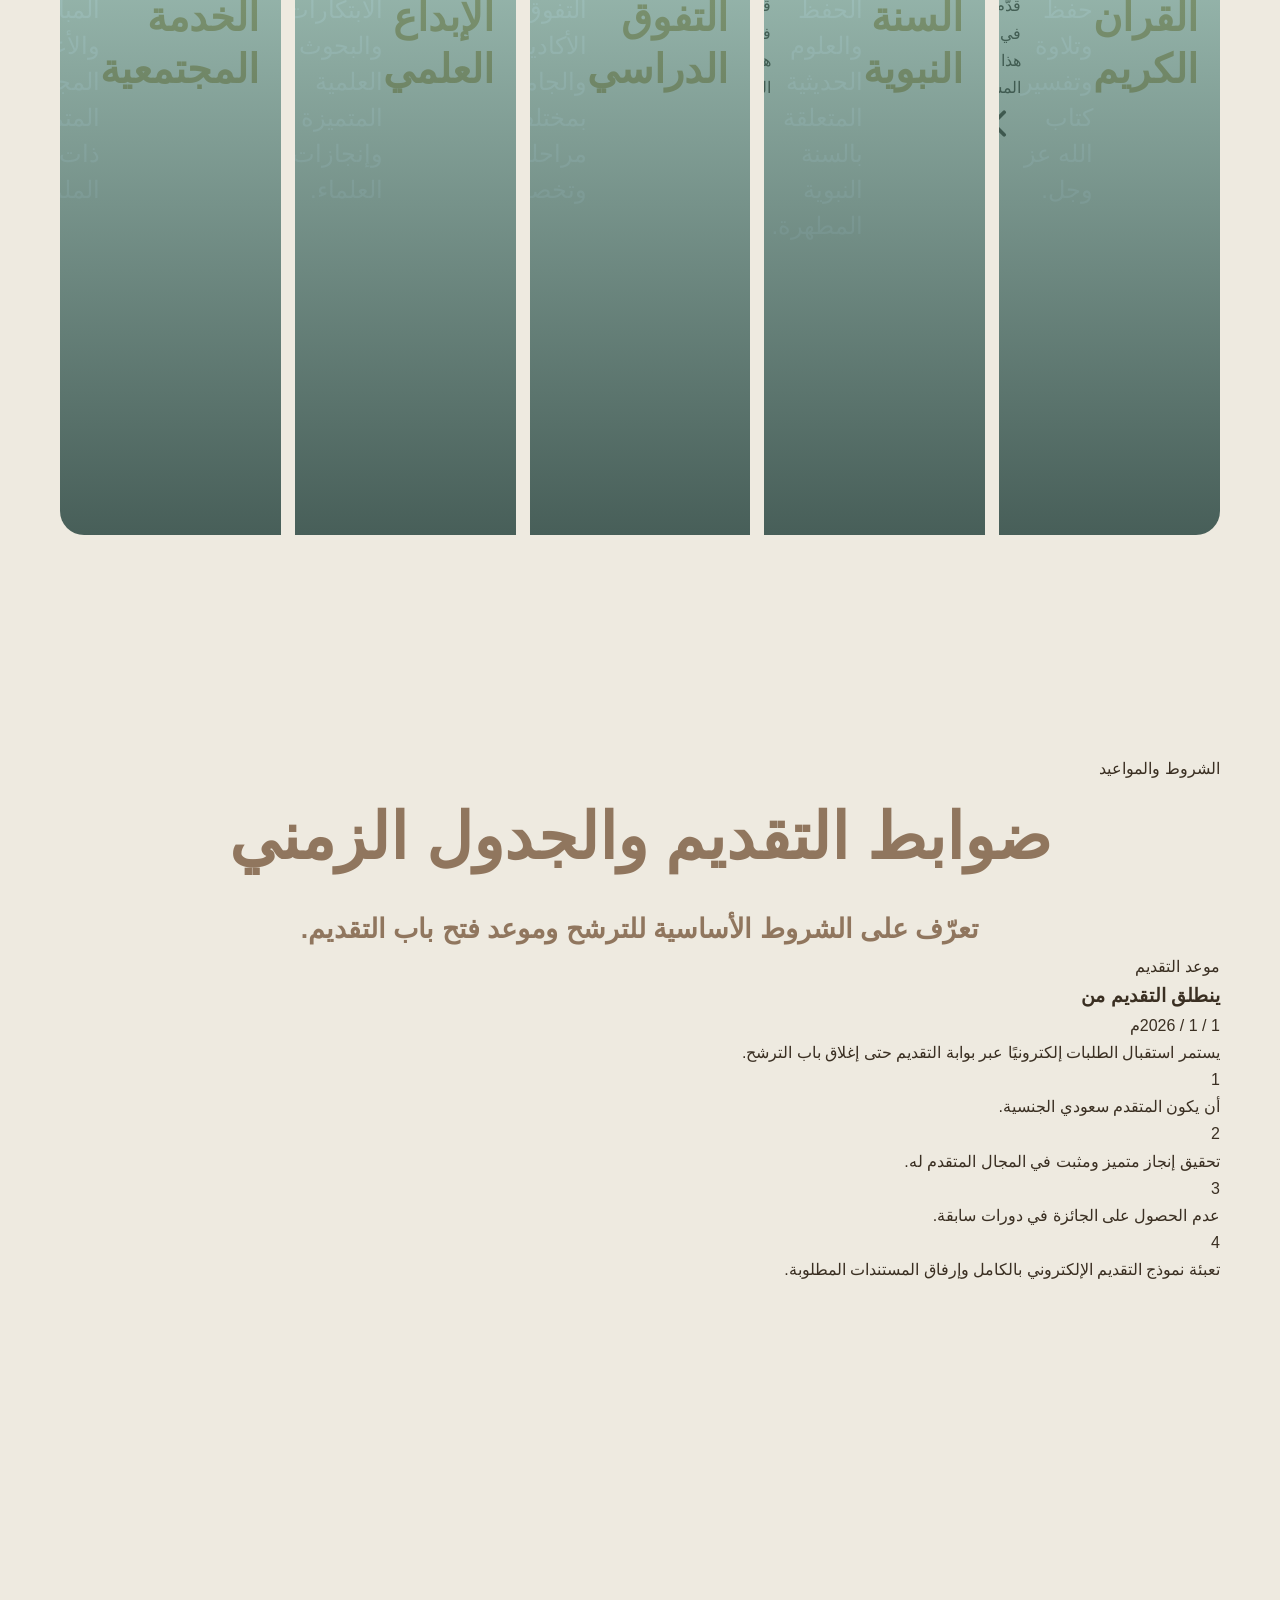
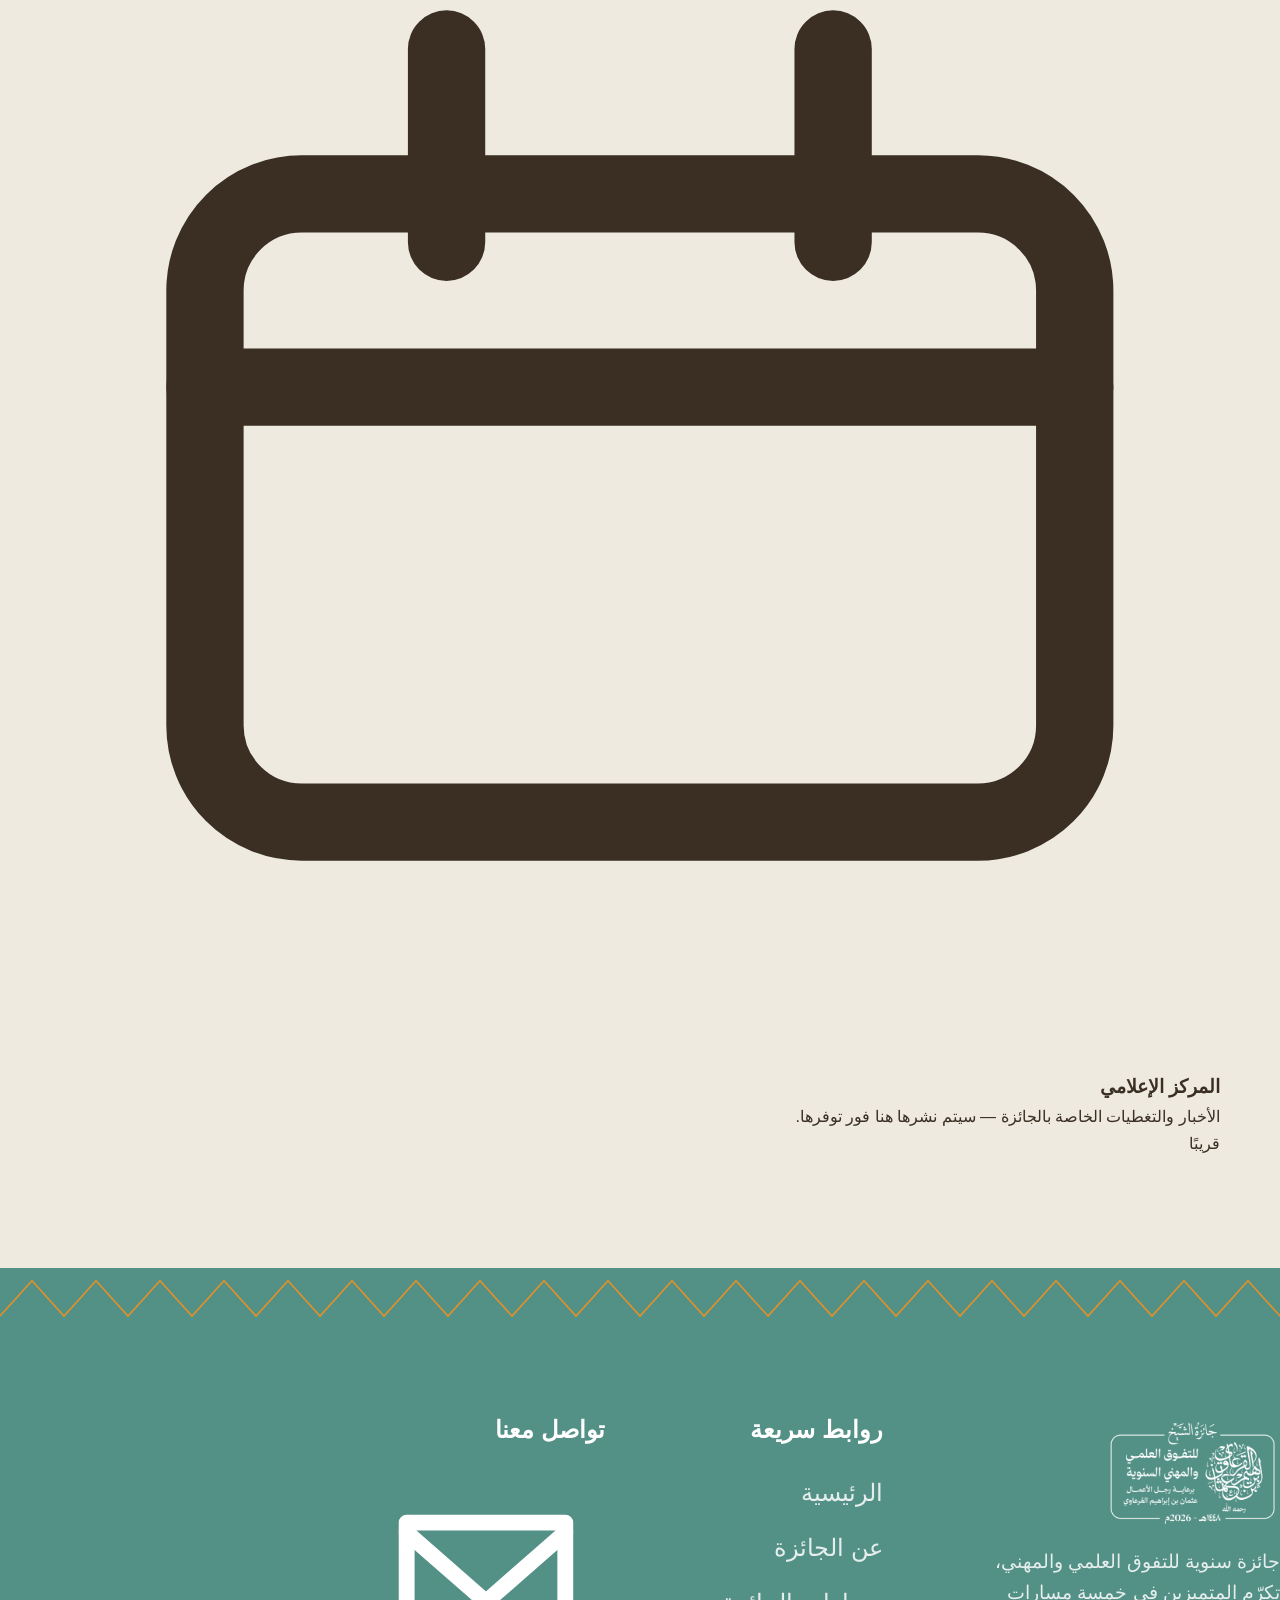
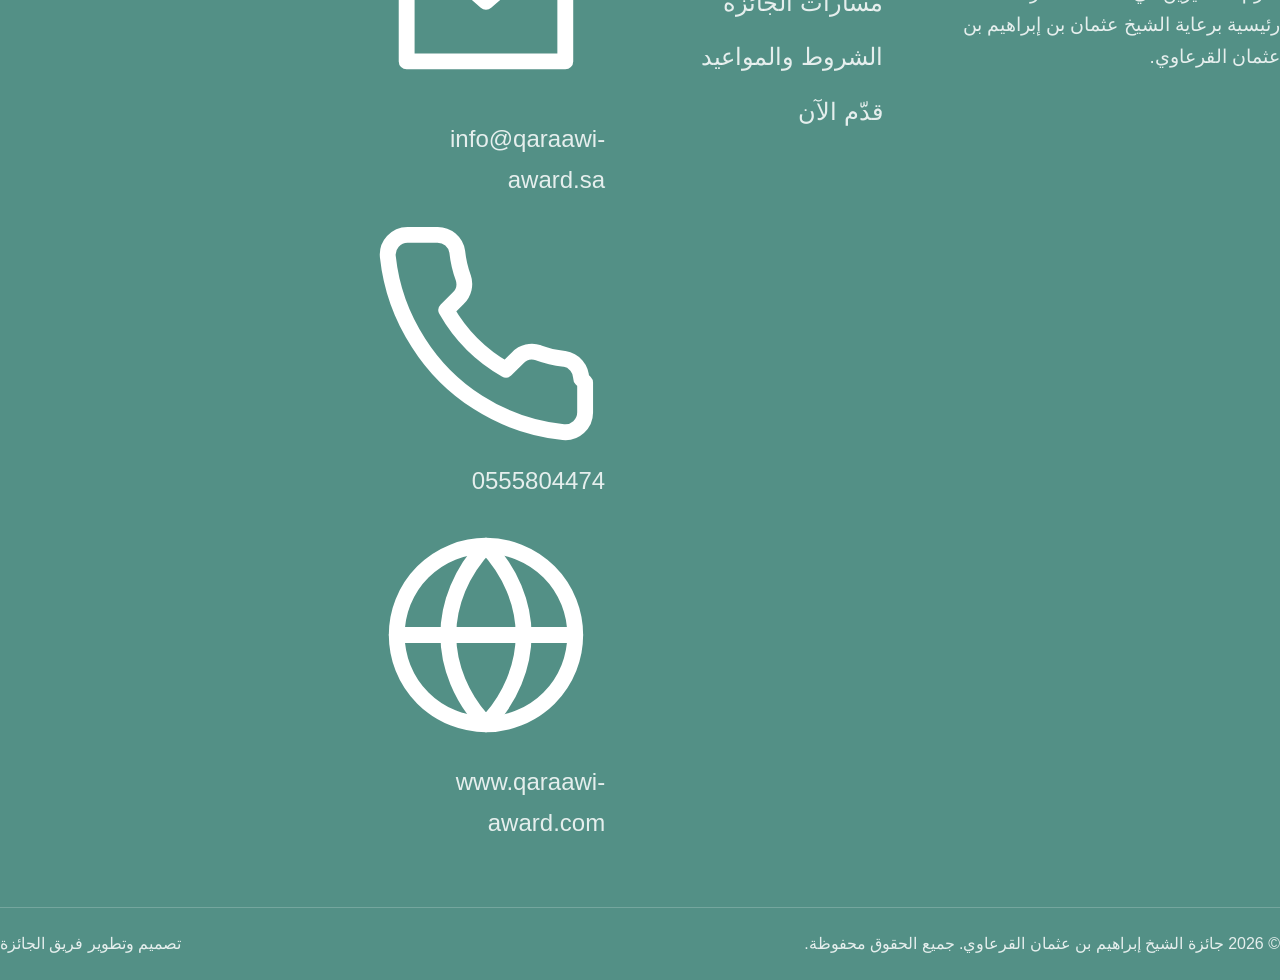
<file: v2/index.html>
<!doctype html>
<html lang="ar" dir="rtl">
<head>
<meta charset="UTF-8">
<meta name="viewport" content="width=device-width, initial-scale=1.0">
<title>جائزة الشيخ إبراهيم بن عثمان القرعاوي رحمه الله — نسخة ثانية</title>
<meta name="description" content="جائزة الشيخ إبراهيم بن عثمان بن محمد القرعاوي رحمه الله للتفوق العلمي والمهني السنوية — بقيمة إجمالية 1,000,000 ريال سعودي، برعاية الشيخ عثمان بن إبراهيم بن عثمان القرعاوي.">
<link rel="preconnect" href="https://fonts.googleapis.com">
<link rel="preconnect" href="https://fonts.gstatic.com" crossorigin>
<link href="https://fonts.googleapis.com/css2?family=IBM+Plex+Sans+Arabic:wght@400;500;600;700&display=swap" rel="stylesheet">
<link rel="stylesheet" href="../css/style.css">
<link rel="stylesheet" href="../css/v2.css">
<link rel="icon" type="image/png" href="../assets/img/logo.png">
</head>
<body class="v2-page">

<div class="top-fixed-wrap">
  <div class="version-banner">هذه نسخة ثانية من الموقع بصور حقيقية من الهوية — <a href="../index.html">عرض النسخة الأولى</a></div>

  <!-- ===================== الشريط العلوي ===================== -->
  <header class="site-header" id="siteHeader">
    <div class="container">
      <a href="index.html#top" class="brand">
        <span class="brand-logo-wrap">
          <img class="brand-logo brand-logo--white" src="../assets/img/logo-white.png" alt="شعار جائزة الشيخ إبراهيم بن عثمان القرعاوي">
          <img class="brand-logo brand-logo--color" src="../assets/img/logo.png" alt="">
        </span>
        <span class="brand-text">
          <strong>جائزة الشيخ القرعاوي</strong>
          <span>للتفوق العلمي والمهني</span>
        </span>
      </a>

      <nav class="nav-links" id="navLinks">
        <a href="#top">الرئيسية</a>
        <a href="#about">عن الجائزة</a>
        <a href="#tracks">مسارات الجائزة</a>
        <a href="#conditions">الشروط والمواعيد</a>
        <a href="#media">المركز الإعلامي</a>
        <a href="#footer">اتصل بنا</a>
      </nav>

      <div class="header-actions">
        <a href="../apply.html" class="btn btn--gold btn--sm">
          <span class="btn-label-full">قدّم الآن</span>
        </a>
        <button class="nav-toggle" id="navToggle" aria-label="فتح القائمة" aria-expanded="false">
          <span></span><span></span><span></span>
        </button>
      </div>
    </div>
  </header>
</div>

<main id="top">

  <!-- ===================== البطل Hero (بصورة حقيقية) ===================== -->
  <section class="hero hero--photo">
    <div class="container hero-grid">
      <div class="hero-copy" data-reveal>
        <span class="eyebrow">الدورة السنوية 2026م</span>
        <h1 class="hero-title">جائزة الشيخ إبراهيم بن عثمان بن محمد القرعاوي رحمه الله للتفوق العلمي والمهني</h1>
        <p class="hero-sub">
          جائزة سنوية تكرّم المتفوقين والمبدعين في خمسة مسارات رئيسية، وتمنح المتقدمين المتميزين فرصة الحصول على
          <b>1,000,000 ريال سعودي</b> برعاية <b>الشيخ عثمان بن إبراهيم بن عثمان القرعاوي</b>.
        </p>

        <div class="hero-actions">
          <a href="../apply.html" class="btn btn--gold">قدّم الآن</a>
          <a href="#tracks" class="btn btn--outline">تعرّف على المسارات</a>
        </div>

        <div class="hero-countdown-box">
          <p class="hero-countdown-label">الوقت المتبقي لإغلاق باب الترشح</p>
          <div class="hero-countdown" id="countdown" data-target="2026-12-31T23:59:59+03:00">
            <div class="cd-box"><strong data-cd="days">--</strong><span>يوم</span></div>
            <div class="cd-box"><strong data-cd="hours">--</strong><span>ساعة</span></div>
            <div class="cd-box"><strong data-cd="minutes">--</strong><span>دقيقة</span></div>
            <div class="cd-box"><strong data-cd="seconds">--</strong><span>ثانية</span></div>
          </div>
        </div>
      </div>

      <div class="hero-art" data-reveal>
        <div class="hero-art-card hero-art-card--glass">
          <img class="hero-prize-icon" src="../assets/img/v2/coins-growth.jpg" alt="">
          <p class="hero-prize-label">القيمة الإجمالية للجائزة</p>
          <p class="hero-prize-value">1,000,000</p>
          <p class="hero-prize-cur">ريال سعودي</p>
          <div class="hero-sponsor">
            الداعم الرئيسي
            <strong>الشيخ عثمان بن إبراهيم بن عثمان القرعاوي</strong>
          </div>
        </div>
      </div>
    </div>
  </section>

  <!-- ===================== العلم بداية كل إنجاز ===================== -->
  <section class="statement">
    <div class="container statement-grid">
      <div class="statement-copy" data-reveal>
        <span class="eyebrow">شعارنا</span>
        <p class="statement-quote">العلم بداية <span>كل إنجاز</span></p>
        <p>من هذا المنطلق تأتي جائزة الشيخ إبراهيم بن عثمان القرعاوي رحمه الله لتكريم أصحاب التفوق العلمي والمهني، وترسيخ قيمة العلم والإنجاز في المجتمع.</p>
      </div>
      <div class="statement-figure" data-reveal>
        <div class="arch-frame">
          <img src="../assets/img/v2/quran.jpg" alt="القرآن الكريم على حامل خشبي">
        </div>
      </div>
    </div>
  </section>

  <!-- ===================== عن الجائزة ===================== -->
  <section class="section" id="about">
    <div class="container about-grid">
      <div class="about-figure" data-reveal>
        <img src="../assets/img/logo.png" alt="شعار جائزة الشيخ إبراهيم بن عثمان القرعاوي">
      </div>
      <div data-reveal>
        <span class="eyebrow">عن الجائزة</span>
        <h2 class="section-title">تكريم للتفوق العلمي والمهني</h2>
        <p class="section-desc">
          جائزة الشيخ إبراهيم بن عثمان بن محمد القرعاوي رحمه الله للتفوق العلمي والمهني هي جائزة سنوية تهدف إلى
          تكريم أصحاب الإنجازات المتميزة والمثبتة في خمسة مسارات رئيسية: القرآن الكريم، والسنة النبوية، والتفوق
          الدراسي، والإبداع العلمي، والخدمة المجتمعية، وذلك برعاية الشيخ عثمان بن إبراهيم بن عثمان القرعاوي.
        </p>
        <div class="about-stats">
          <div class="stat-card">
            <strong>1,000,000</strong>
            <span>ريال سعودي — القيمة الإجمالية</span>
          </div>
          <div class="stat-card">
            <strong>5</strong>
            <span>مسارات رئيسية للترشح</span>
          </div>
        </div>
      </div>
    </div>
  </section>

  <!-- ===================== مسارات الجائزة ===================== -->
  <section class="section section--alt" id="tracks">
    <div class="container">
      <div class="section-head section-head--center" data-reveal>
        <span class="eyebrow">مسارات الجائزة</span>
        <h2 class="section-title">خمسة مسارات للترشح</h2>
        <p class="section-desc">اختر المسار الأقرب لإنجازك وتعرّف على تفاصيله قبل التقديم.</p>
      </div>

      <div class="tracks-grid">

        <article class="track-card" data-reveal style="--accent:#389387">
          <div class="track-icon">
            <svg viewBox="0 0 24 24" fill="none" stroke="currentColor" stroke-width="1.6" stroke-linecap="round" stroke-linejoin="round">
              <path d="M4 5.5C6 4.2 9 4 12 5v14c-3-1-6-.8-8 .5V5.5Z"/>
              <path d="M20 5.5C18 4.2 15 4 12 5v14c3-1 6-.8 8 .5V5.5Z"/>
            </svg>
          </div>
          <h3>القرآن الكريم</h3>
          <p>حفظ وتلاوة وتفسير كتاب الله عز وجل.</p>
          <a href="../apply.html" class="track-link">قدّم في هذا المسار
            <svg viewBox="0 0 24 24" fill="none" stroke="currentColor" stroke-width="2" stroke-linecap="round" stroke-linejoin="round"><path d="M15 6 9 12l6 6"/></svg>
          </a>
        </article>

        <article class="track-card" data-reveal style="--accent:#924a22">
          <div class="track-icon">
            <svg viewBox="0 0 24 24" fill="none" stroke="currentColor" stroke-width="1.6" stroke-linecap="round" stroke-linejoin="round">
              <path d="M7 3c-1.7 1.2-2.5 2.7-2.5 4.5S5.3 10.8 7 12"/>
              <rect x="7" y="4" width="12" height="16" rx="2"/>
              <path d="M11 9h5M11 13h5"/>
            </svg>
          </div>
          <h3>السنة النبوية</h3>
          <p>الحفظ والعلوم الحديثية المتعلقة بالسنة النبوية المطهرة.</p>
          <a href="../apply.html" class="track-link">قدّم في هذا المسار
            <svg viewBox="0 0 24 24" fill="none" stroke="currentColor" stroke-width="2" stroke-linecap="round" stroke-linejoin="round"><path d="M15 6 9 12l6 6"/></svg>
          </a>
        </article>

        <article class="track-card" data-reveal style="--accent:#bd9864">
          <div class="track-icon">
            <svg viewBox="0 0 24 24" fill="none" stroke="currentColor" stroke-width="1.6" stroke-linecap="round" stroke-linejoin="round">
              <path d="M2 9 12 4l10 5-10 5-10-5Z"/>
              <path d="M6 11.5V16c0 1.7 2.7 3 6 3s6-1.3 6-3v-4.5"/>
              <path d="M22 9v6"/>
            </svg>
          </div>
          <h3>التفوق الدراسي</h3>
          <p>التفوق الأكاديمي والجامعي بمختلف مراحله وتخصصاته.</p>
          <a href="../apply.html" class="track-link">قدّم في هذا المسار
            <svg viewBox="0 0 24 24" fill="none" stroke="currentColor" stroke-width="2" stroke-linecap="round" stroke-linejoin="round"><path d="M15 6 9 12l6 6"/></svg>
          </a>
        </article>

        <article class="track-card" data-reveal style="--accent:#4e6865">
          <div class="track-icon">
            <svg viewBox="0 0 24 24" fill="none" stroke="currentColor" stroke-width="1.6" stroke-linecap="round" stroke-linejoin="round">
              <path d="M9 18h6M10 21h4"/>
              <path d="M12 3a6 6 0 0 0-4 10.5c.6.6 1 1.4 1 2.5h6c0-1.1.4-1.9 1-2.5A6 6 0 0 0 12 3Z"/>
            </svg>
          </div>
          <h3>الإبداع العلمي</h3>
          <p>الابتكارات والبحوث العلمية المتميزة وإنجازات العلماء.</p>
          <a href="../apply.html" class="track-link">قدّم في هذا المسار
            <svg viewBox="0 0 24 24" fill="none" stroke="currentColor" stroke-width="2" stroke-linecap="round" stroke-linejoin="round"><path d="M15 6 9 12l6 6"/></svg>
          </a>
        </article>

        <article class="track-card" data-reveal style="--accent:#7e8772">
          <div class="track-icon">
            <svg viewBox="0 0 24 24" fill="none" stroke="currentColor" stroke-width="1.6" stroke-linecap="round" stroke-linejoin="round">
              <path d="M12 21s-7-4.5-9.5-9C.7 8.4 2.4 5 6 5c2 0 3.3 1 4 2 .7-1 2-2 4-2 3.6 0 5.3 3.4 3.5 7-2.5 4.5-9.5 9-9.5 9Z"/>
            </svg>
          </div>
          <h3>الخدمة المجتمعية</h3>
          <p>المبادرات والأعمال المجتمعية المتميزة ذات الأثر الملموس.</p>
          <a href="../apply.html" class="track-link">قدّم في هذا المسار
            <svg viewBox="0 0 24 24" fill="none" stroke="currentColor" stroke-width="2" stroke-linecap="round" stroke-linejoin="round"><path d="M15 6 9 12l6 6"/></svg>
          </a>
        </article>

      </div>
    </div>
  </section>

  <!-- ===================== الشروط والمواعيد ===================== -->
  <section class="section" id="conditions">
    <div class="container">
      <div class="section-head" data-reveal>
        <span class="eyebrow">الشروط والمواعيد</span>
        <h2 class="section-title">ضوابط التقديم والجدول الزمني</h2>
        <p class="section-desc">تعرّف على الشروط الأساسية للترشح وموعد فتح باب التقديم.</p>
      </div>

      <div class="conditions-wrap">
        <div class="date-banner" data-reveal>
          <span class="eyebrow">موعد التقديم</span>
          <h3>ينطلق التقديم من</h3>
          <p class="big-date">1 / 1 / 2026م</p>
          <p>يستمر استقبال الطلبات إلكترونيًا عبر بوابة التقديم حتى إغلاق باب الترشح.</p>
        </div>

        <div class="conditions-list" data-reveal>
          <div class="condition-item">
            <span class="condition-num">1</span>
            <p>أن يكون المتقدم سعودي الجنسية.</p>
          </div>
          <div class="condition-item">
            <span class="condition-num">2</span>
            <p>تحقيق إنجاز متميز ومثبت في المجال المتقدم له.</p>
          </div>
          <div class="condition-item">
            <span class="condition-num">3</span>
            <p>عدم الحصول على الجائزة في دورات سابقة.</p>
          </div>
          <div class="condition-item">
            <span class="condition-num">4</span>
            <p>تعبئة نموذج التقديم الإلكتروني بالكامل وإرفاق المستندات المطلوبة.</p>
          </div>
        </div>
      </div>
    </div>
  </section>

  <!-- ===================== المركز الإعلامي ===================== -->
  <section class="section section--alt" id="media">
    <div class="container">
      <div class="media-teaser" data-reveal>
        <div class="media-teaser-icon">
          <svg viewBox="0 0 24 24" fill="none" stroke="currentColor" stroke-width="1.6" stroke-linecap="round" stroke-linejoin="round">
            <rect x="3" y="6" width="18" height="13" rx="2"/>
            <path d="M8 3v4M16 3v4M3 10h18"/>
          </svg>
        </div>
        <div class="media-teaser-text">
          <h3>المركز الإعلامي</h3>
          <p>الأخبار والتغطيات الخاصة بالجائزة — سيتم نشرها هنا فور توفرها.</p>
        </div>
        <span class="media-soon-badge">قريبًا</span>
      </div>
    </div>
  </section>

</main>

<!-- ===================== الفوتر ===================== -->
<footer class="site-footer" id="footer">
  <svg class="footer-pattern" viewBox="0 0 800 34" preserveAspectRatio="none" aria-hidden="true">
    <g fill="none" stroke="#e0912a" stroke-width="1">
      <path d="M0 30 L20 8 L40 30 L60 8 L80 30 L100 8 L120 30 L140 8 L160 30 L180 8 L200 30 L220 8 L240 30 L260 8 L280 30 L300 8 L320 30 L340 8 L360 30 L380 8 L400 30 L420 8 L440 30 L460 8 L480 30 L500 8 L520 30 L540 8 L560 30 L580 8 L600 30 L620 8 L640 30 L660 8 L680 30 L700 8 L720 30 L740 8 L760 30 L780 8 L800 30"/>
    </g>
  </svg>
  <div class="container footer-top">
    <div class="footer-brand">
      <img src="../assets/img/logo-white.png" alt="شعار جائزة الشيخ إبراهيم بن عثمان القرعاوي">
      <p>جائزة سنوية للتفوق العلمي والمهني، تكرّم المتميزين في خمسة مسارات رئيسية برعاية الشيخ عثمان بن إبراهيم بن عثمان القرعاوي.</p>
    </div>
    <div class="footer-col">
      <h4>روابط سريعة</h4>
      <ul>
        <li><a href="#top">الرئيسية</a></li>
        <li><a href="#about">عن الجائزة</a></li>
        <li><a href="#tracks">مسارات الجائزة</a></li>
        <li><a href="#conditions">الشروط والمواعيد</a></li>
        <li><a href="../apply.html">قدّم الآن</a></li>
      </ul>
    </div>
    <div class="footer-col">
      <h4>تواصل معنا</h4>
      <ul class="footer-contact">
        <li>
          <svg viewBox="0 0 24 24" fill="none" stroke="currentColor" stroke-width="1.6" stroke-linecap="round" stroke-linejoin="round"><path d="M4 5h16v14H4z"/><path d="m4 6 8 7 8-7"/></svg>
          <a href="mailto:info@qaraawi-award.sa">info@qaraawi-award.sa</a>
        </li>
        <li>
          <svg viewBox="0 0 24 24" fill="none" stroke="currentColor" stroke-width="1.6" stroke-linecap="round" stroke-linejoin="round"><path d="M22 16.9v3a2 2 0 0 1-2.2 2 19.8 19.8 0 0 1-8.6-3 19.5 19.5 0 0 1-6-6A19.8 19.8 0 0 1 2.1 4.2 2 2 0 0 1 4.1 2h3a2 2 0 0 1 2 1.7c.1.9.3 1.8.6 2.6a2 2 0 0 1-.5 2.1L8 9.6a16 16 0 0 0 6 6l1.2-1.2a2 2 0 0 1 2.1-.5c.8.3 1.7.5 2.6.6a2 2 0 0 1 1.7 2Z"/></svg>
          <a href="tel:0555804474" dir="ltr">0555804474</a>
        </li>
        <li>
          <svg viewBox="0 0 24 24" fill="none" stroke="currentColor" stroke-width="1.6" stroke-linecap="round" stroke-linejoin="round"><circle cx="12" cy="12" r="9"/><path d="M3 12h18M12 3c2.5 2.6 3.8 5.9 3.8 9s-1.3 6.4-3.8 9c-2.5-2.6-3.8-5.9-3.8-9S9.5 5.6 12 3Z"/></svg>
          <a href="https://www.qaraawi-award.com" dir="ltr">www.qaraawi-award.com</a>
        </li>
      </ul>
    </div>
  </div>
  <div class="container footer-bottom">
    <span>© 2026 جائزة الشيخ إبراهيم بن عثمان القرعاوي. جميع الحقوق محفوظة.</span>
    <span>تصميم وتطوير فريق الجائزة</span>
  </div>
</footer>

<script src="../js/main.js"></script>
</body>
</html>
</file>
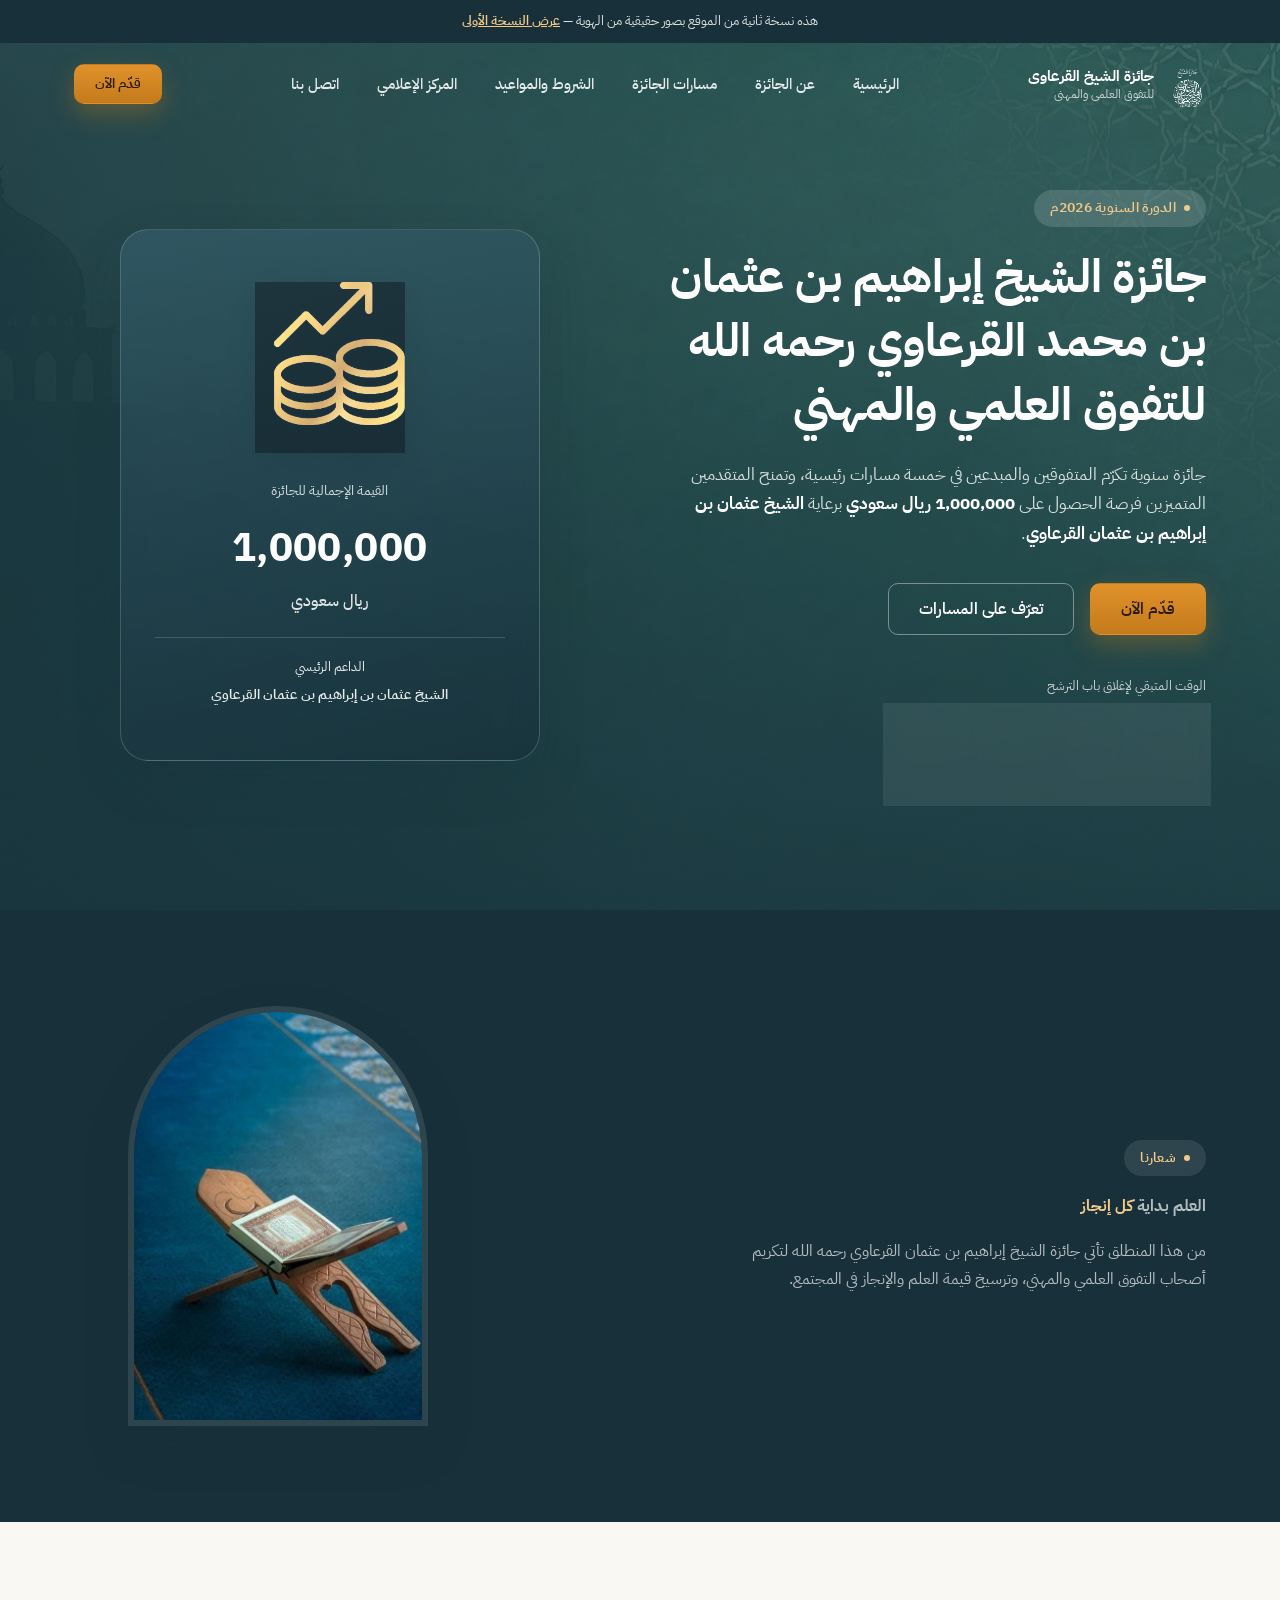
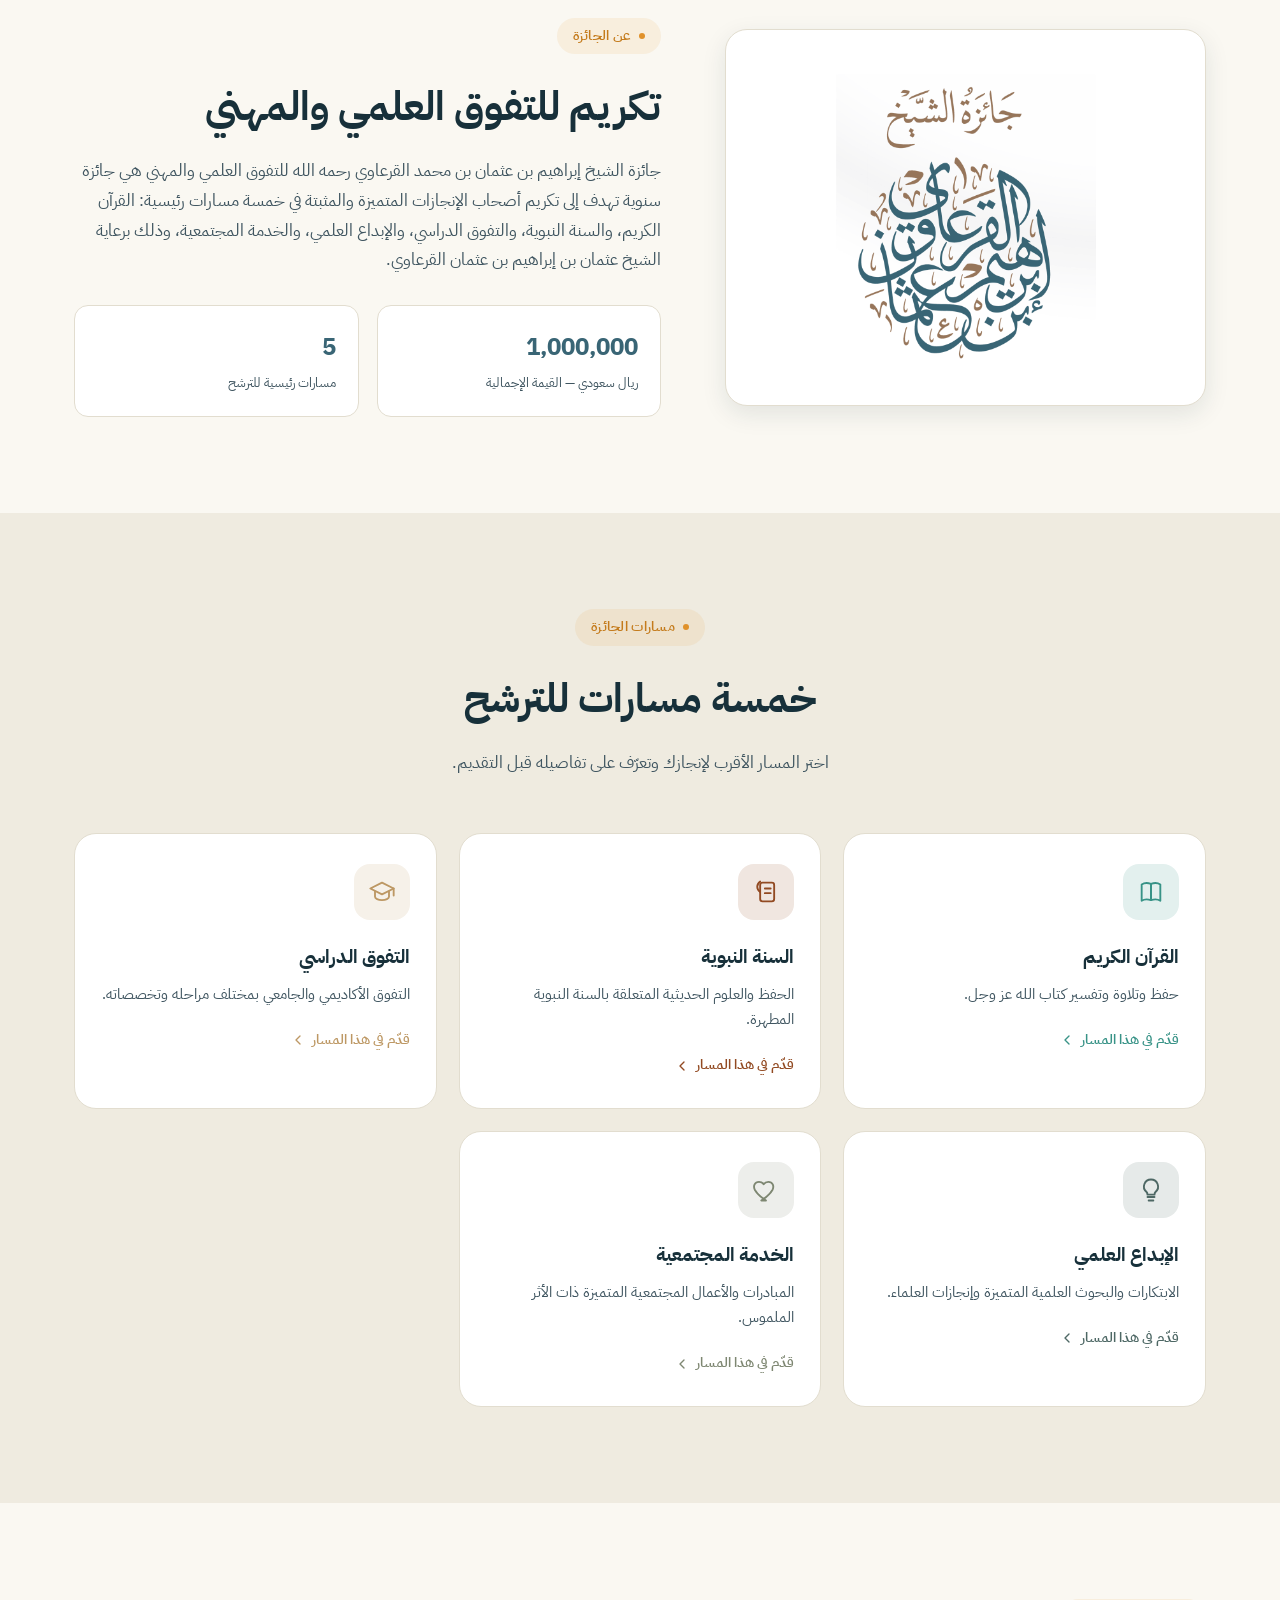
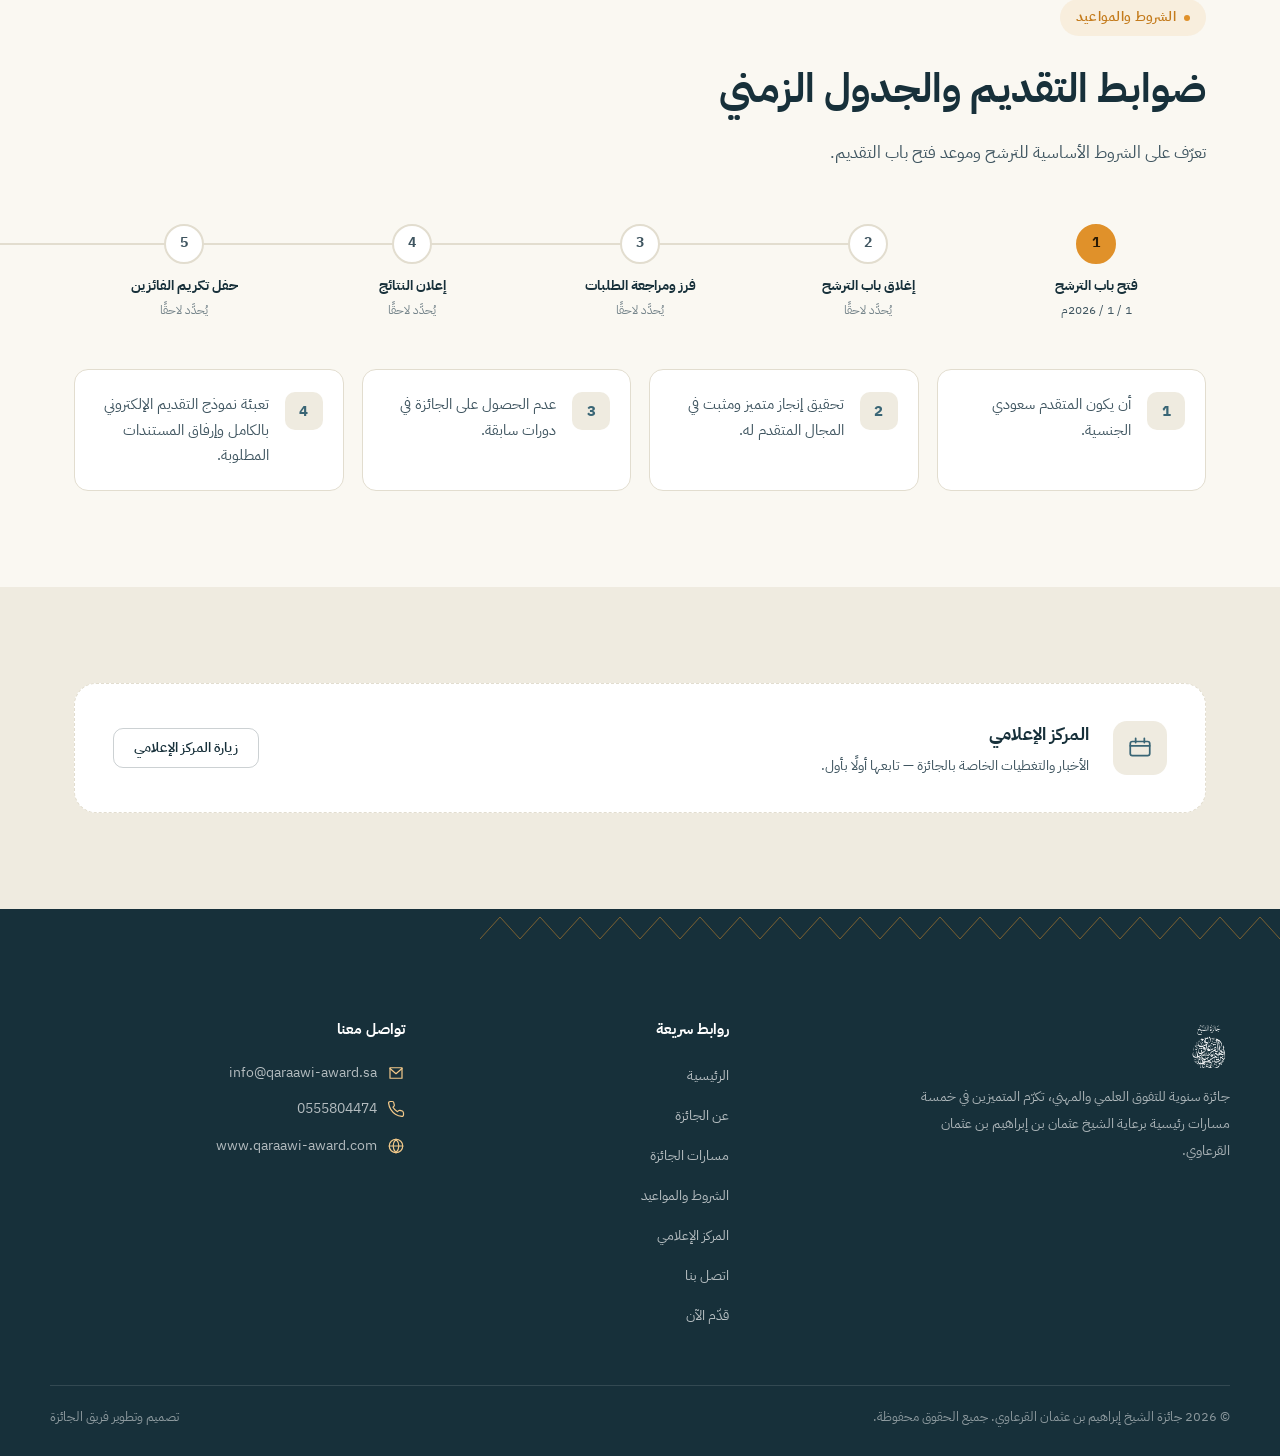
<file: old/v2/index.html>
<!doctype html>
<html lang="ar" dir="rtl">
<head>
<meta charset="UTF-8">
<meta name="viewport" content="width=device-width, initial-scale=1.0">
<title>جائزة الشيخ إبراهيم بن عثمان القرعاوي رحمه الله — نسخة ثانية</title>
<meta name="description" content="جائزة الشيخ إبراهيم بن عثمان بن محمد القرعاوي رحمه الله للتفوق العلمي والمهني السنوية — بقيمة إجمالية 1,000,000 ريال سعودي، برعاية الشيخ عثمان بن إبراهيم بن عثمان القرعاوي.">
<link rel="preconnect" href="https://fonts.googleapis.com">
<link rel="preconnect" href="https://fonts.gstatic.com" crossorigin>
<link href="https://fonts.googleapis.com/css2?family=IBM+Plex+Sans+Arabic:wght@400;500;600;700&display=swap" rel="stylesheet">
<link rel="stylesheet" href="../css/style.css">
<link rel="stylesheet" href="../css/v2.css">
<link rel="icon" type="image/png" href="../assets/img/logo.png">
</head>
<body class="v2-page">

<div class="top-fixed-wrap">
  <div class="version-banner">هذه نسخة ثانية من الموقع بصور حقيقية من الهوية — <a href="../index.html">عرض النسخة الأولى</a></div>

  <!-- ===================== الشريط العلوي ===================== -->
  <header class="site-header" id="siteHeader">
    <div class="container">
      <a href="index.html#top" class="brand">
        <span class="brand-logo-wrap">
          <img class="brand-logo brand-logo--white" src="../assets/img/logo-white.png" alt="شعار جائزة الشيخ إبراهيم بن عثمان القرعاوي">
          <img class="brand-logo brand-logo--color" src="../assets/img/logo.png" alt="">
        </span>
        <span class="brand-text">
          <strong>جائزة الشيخ القرعاوي</strong>
          <span>للتفوق العلمي والمهني</span>
        </span>
      </a>

      <nav class="nav-links" id="navLinks">
        <a href="#top">الرئيسية</a>
        <a href="#about">عن الجائزة</a>
        <a href="#tracks">مسارات الجائزة</a>
        <a href="#conditions">الشروط والمواعيد</a>
        <a href="../media.html">المركز الإعلامي</a>
        <a href="../contact.html">اتصل بنا</a>
      </nav>

      <div class="header-actions">
        <a href="../apply.html" class="btn btn--gold btn--sm">
          <span class="btn-label-full">قدّم الآن</span>
        </a>
        <button class="nav-toggle" id="navToggle" aria-label="فتح القائمة" aria-expanded="false">
          <span></span><span></span><span></span>
        </button>
      </div>
    </div>
  </header>
</div>

<main id="top">

  <!-- ===================== البطل Hero (بصورة حقيقية) ===================== -->
  <section class="hero hero--photo">
    <div class="container hero-grid">
      <div class="hero-copy" data-reveal>
        <span class="eyebrow">الدورة السنوية 2026م</span>
        <h1 class="hero-title">جائزة الشيخ إبراهيم بن عثمان بن محمد القرعاوي رحمه الله للتفوق العلمي والمهني</h1>
        <p class="hero-sub">
          جائزة سنوية تكرّم المتفوقين والمبدعين في خمسة مسارات رئيسية، وتمنح المتقدمين المتميزين فرصة الحصول على
          <b>1,000,000 ريال سعودي</b> برعاية <b>الشيخ عثمان بن إبراهيم بن عثمان القرعاوي</b>.
        </p>

        <div class="hero-actions">
          <a href="../apply.html" class="btn btn--gold">قدّم الآن</a>
          <a href="#tracks" class="btn btn--outline">تعرّف على المسارات</a>
        </div>

        <div class="hero-countdown-box">
          <p class="hero-countdown-label">الوقت المتبقي لإغلاق باب الترشح</p>
          <div class="hero-countdown" id="countdown" data-target="2026-12-31T23:59:59+03:00">
            <div class="cd-box"><strong data-cd="days">--</strong><span>يوم</span></div>
            <div class="cd-box"><strong data-cd="hours">--</strong><span>ساعة</span></div>
            <div class="cd-box"><strong data-cd="minutes">--</strong><span>دقيقة</span></div>
            <div class="cd-box"><strong data-cd="seconds">--</strong><span>ثانية</span></div>
          </div>
        </div>
      </div>

      <div class="hero-art" data-reveal>
        <div class="hero-art-card hero-art-card--glass">
          <img class="hero-prize-icon" src="../assets/img/v2/coins-growth.jpg" alt="">
          <p class="hero-prize-label">القيمة الإجمالية للجائزة</p>
          <p class="hero-prize-value">1,000,000</p>
          <p class="hero-prize-cur">ريال سعودي</p>
          <div class="hero-sponsor">
            الداعم الرئيسي
            <strong>الشيخ عثمان بن إبراهيم بن عثمان القرعاوي</strong>
          </div>
        </div>
      </div>
    </div>
  </section>

  <!-- ===================== العلم بداية كل إنجاز ===================== -->
  <section class="statement">
    <div class="container statement-grid">
      <div class="statement-copy" data-reveal>
        <span class="eyebrow">شعارنا</span>
        <p class="statement-quote">العلم بداية <span>كل إنجاز</span></p>
        <p>من هذا المنطلق تأتي جائزة الشيخ إبراهيم بن عثمان القرعاوي رحمه الله لتكريم أصحاب التفوق العلمي والمهني، وترسيخ قيمة العلم والإنجاز في المجتمع.</p>
      </div>
      <div class="statement-figure" data-reveal>
        <div class="arch-frame">
          <img src="../assets/img/v2/quran.jpg" alt="القرآن الكريم على حامل خشبي">
        </div>
      </div>
    </div>
  </section>

  <!-- ===================== عن الجائزة ===================== -->
  <section class="section" id="about">
    <div class="container about-grid">
      <div class="about-figure" data-reveal>
        <img src="../assets/img/logo.png" alt="شعار جائزة الشيخ إبراهيم بن عثمان القرعاوي">
      </div>
      <div data-reveal>
        <span class="eyebrow">عن الجائزة</span>
        <h2 class="section-title">تكريم للتفوق العلمي والمهني</h2>
        <p class="section-desc">
          جائزة الشيخ إبراهيم بن عثمان بن محمد القرعاوي رحمه الله للتفوق العلمي والمهني هي جائزة سنوية تهدف إلى
          تكريم أصحاب الإنجازات المتميزة والمثبتة في خمسة مسارات رئيسية: القرآن الكريم، والسنة النبوية، والتفوق
          الدراسي، والإبداع العلمي، والخدمة المجتمعية، وذلك برعاية الشيخ عثمان بن إبراهيم بن عثمان القرعاوي.
        </p>
        <div class="about-stats">
          <div class="stat-card">
            <strong>1,000,000</strong>
            <span>ريال سعودي — القيمة الإجمالية</span>
          </div>
          <div class="stat-card">
            <strong>5</strong>
            <span>مسارات رئيسية للترشح</span>
          </div>
        </div>
      </div>
    </div>
  </section>

  <!-- ===================== مسارات الجائزة ===================== -->
  <section class="section section--alt" id="tracks">
    <div class="container">
      <div class="section-head section-head--center" data-reveal>
        <span class="eyebrow">مسارات الجائزة</span>
        <h2 class="section-title">خمسة مسارات للترشح</h2>
        <p class="section-desc">اختر المسار الأقرب لإنجازك وتعرّف على تفاصيله قبل التقديم.</p>
      </div>

      <div class="tracks-grid">

        <article class="track-card" data-reveal style="--accent:#389387">
          <div class="track-icon">
            <svg viewBox="0 0 24 24" fill="none" stroke="currentColor" stroke-width="1.6" stroke-linecap="round" stroke-linejoin="round">
              <path d="M4 5.5C6 4.2 9 4 12 5v14c-3-1-6-.8-8 .5V5.5Z"/>
              <path d="M20 5.5C18 4.2 15 4 12 5v14c3-1 6-.8 8 .5V5.5Z"/>
            </svg>
          </div>
          <h3>القرآن الكريم</h3>
          <p>حفظ وتلاوة وتفسير كتاب الله عز وجل.</p>
          <a href="../apply.html" class="track-link">قدّم في هذا المسار
            <svg viewBox="0 0 24 24" fill="none" stroke="currentColor" stroke-width="2" stroke-linecap="round" stroke-linejoin="round"><path d="M15 6 9 12l6 6"/></svg>
          </a>
        </article>

        <article class="track-card" data-reveal style="--accent:#924a22">
          <div class="track-icon">
            <svg viewBox="0 0 24 24" fill="none" stroke="currentColor" stroke-width="1.6" stroke-linecap="round" stroke-linejoin="round">
              <path d="M7 3c-1.7 1.2-2.5 2.7-2.5 4.5S5.3 10.8 7 12"/>
              <rect x="7" y="4" width="12" height="16" rx="2"/>
              <path d="M11 9h5M11 13h5"/>
            </svg>
          </div>
          <h3>السنة النبوية</h3>
          <p>الحفظ والعلوم الحديثية المتعلقة بالسنة النبوية المطهرة.</p>
          <a href="../apply.html" class="track-link">قدّم في هذا المسار
            <svg viewBox="0 0 24 24" fill="none" stroke="currentColor" stroke-width="2" stroke-linecap="round" stroke-linejoin="round"><path d="M15 6 9 12l6 6"/></svg>
          </a>
        </article>

        <article class="track-card" data-reveal style="--accent:#bd9864">
          <div class="track-icon">
            <svg viewBox="0 0 24 24" fill="none" stroke="currentColor" stroke-width="1.6" stroke-linecap="round" stroke-linejoin="round">
              <path d="M2 9 12 4l10 5-10 5-10-5Z"/>
              <path d="M6 11.5V16c0 1.7 2.7 3 6 3s6-1.3 6-3v-4.5"/>
              <path d="M22 9v6"/>
            </svg>
          </div>
          <h3>التفوق الدراسي</h3>
          <p>التفوق الأكاديمي والجامعي بمختلف مراحله وتخصصاته.</p>
          <a href="../apply.html" class="track-link">قدّم في هذا المسار
            <svg viewBox="0 0 24 24" fill="none" stroke="currentColor" stroke-width="2" stroke-linecap="round" stroke-linejoin="round"><path d="M15 6 9 12l6 6"/></svg>
          </a>
        </article>

        <article class="track-card" data-reveal style="--accent:#4e6865">
          <div class="track-icon">
            <svg viewBox="0 0 24 24" fill="none" stroke="currentColor" stroke-width="1.6" stroke-linecap="round" stroke-linejoin="round">
              <path d="M9 18h6M10 21h4"/>
              <path d="M12 3a6 6 0 0 0-4 10.5c.6.6 1 1.4 1 2.5h6c0-1.1.4-1.9 1-2.5A6 6 0 0 0 12 3Z"/>
            </svg>
          </div>
          <h3>الإبداع العلمي</h3>
          <p>الابتكارات والبحوث العلمية المتميزة وإنجازات العلماء.</p>
          <a href="../apply.html" class="track-link">قدّم في هذا المسار
            <svg viewBox="0 0 24 24" fill="none" stroke="currentColor" stroke-width="2" stroke-linecap="round" stroke-linejoin="round"><path d="M15 6 9 12l6 6"/></svg>
          </a>
        </article>

        <article class="track-card" data-reveal style="--accent:#7e8772">
          <div class="track-icon">
            <svg viewBox="0 0 24 24" fill="none" stroke="currentColor" stroke-width="1.6" stroke-linecap="round" stroke-linejoin="round">
              <path d="M12 21s-7-4.5-9.5-9C.7 8.4 2.4 5 6 5c2 0 3.3 1 4 2 .7-1 2-2 4-2 3.6 0 5.3 3.4 3.5 7-2.5 4.5-9.5 9-9.5 9Z"/>
            </svg>
          </div>
          <h3>الخدمة المجتمعية</h3>
          <p>المبادرات والأعمال المجتمعية المتميزة ذات الأثر الملموس.</p>
          <a href="../apply.html" class="track-link">قدّم في هذا المسار
            <svg viewBox="0 0 24 24" fill="none" stroke="currentColor" stroke-width="2" stroke-linecap="round" stroke-linejoin="round"><path d="M15 6 9 12l6 6"/></svg>
          </a>
        </article>

      </div>
    </div>
  </section>

  <!-- ===================== الشروط والمواعيد ===================== -->
  <section class="section" id="conditions">
    <div class="container">
      <div class="section-head" data-reveal>
        <span class="eyebrow">الشروط والمواعيد</span>
        <h2 class="section-title">ضوابط التقديم والجدول الزمني</h2>
        <p class="section-desc">تعرّف على الشروط الأساسية للترشح وموعد فتح باب التقديم.</p>
      </div>

      <div class="timeline" data-reveal>
        <div class="timeline-item is-active">
          <span class="timeline-dot">1</span>
          <div class="timeline-text">
            <strong>فتح باب الترشح</strong>
            <span class="timeline-date">1 / 1 / 2026م</span>
          </div>
        </div>
        <div class="timeline-item">
          <span class="timeline-dot">2</span>
          <div class="timeline-text">
            <strong>إغلاق باب الترشح</strong>
            <span class="timeline-date timeline-date--tbd">يُحدَّد لاحقًا</span>
          </div>
        </div>
        <div class="timeline-item">
          <span class="timeline-dot">3</span>
          <div class="timeline-text">
            <strong>فرز ومراجعة الطلبات</strong>
            <span class="timeline-date timeline-date--tbd">يُحدَّد لاحقًا</span>
          </div>
        </div>
        <div class="timeline-item">
          <span class="timeline-dot">4</span>
          <div class="timeline-text">
            <strong>إعلان النتائج</strong>
            <span class="timeline-date timeline-date--tbd">يُحدَّد لاحقًا</span>
          </div>
        </div>
        <div class="timeline-item">
          <span class="timeline-dot">5</span>
          <div class="timeline-text">
            <strong>حفل تكريم الفائزين</strong>
            <span class="timeline-date timeline-date--tbd">يُحدَّد لاحقًا</span>
          </div>
        </div>
      </div>

      <div class="conditions-list conditions-list--4col" data-reveal>
        <div class="condition-item">
          <span class="condition-num">1</span>
          <p>أن يكون المتقدم سعودي الجنسية.</p>
        </div>
        <div class="condition-item">
          <span class="condition-num">2</span>
          <p>تحقيق إنجاز متميز ومثبت في المجال المتقدم له.</p>
        </div>
        <div class="condition-item">
          <span class="condition-num">3</span>
          <p>عدم الحصول على الجائزة في دورات سابقة.</p>
        </div>
        <div class="condition-item">
          <span class="condition-num">4</span>
          <p>تعبئة نموذج التقديم الإلكتروني بالكامل وإرفاق المستندات المطلوبة.</p>
        </div>
      </div>
    </div>
  </section>

  <!-- ===================== المركز الإعلامي ===================== -->
  <section class="section section--alt" id="media">
    <div class="container">
      <div class="media-teaser" data-reveal>
        <div class="media-teaser-icon">
          <svg viewBox="0 0 24 24" fill="none" stroke="currentColor" stroke-width="1.6" stroke-linecap="round" stroke-linejoin="round">
            <rect x="3" y="6" width="18" height="13" rx="2"/>
            <path d="M8 3v4M16 3v4M3 10h18"/>
          </svg>
        </div>
        <div class="media-teaser-text">
          <h3>المركز الإعلامي</h3>
          <p>الأخبار والتغطيات الخاصة بالجائزة — تابعها أولًا بأول.</p>
        </div>
        <a href="../media.html" class="btn btn--outline btn--sm">زيارة المركز الإعلامي</a>
      </div>
    </div>
  </section>

</main>

<!-- ===================== الفوتر ===================== -->
<footer class="site-footer" id="footer">
  <svg class="footer-pattern" viewBox="0 0 800 34" preserveAspectRatio="none" aria-hidden="true">
    <g fill="none" stroke="#e0912a" stroke-width="1">
      <path d="M0 30 L20 8 L40 30 L60 8 L80 30 L100 8 L120 30 L140 8 L160 30 L180 8 L200 30 L220 8 L240 30 L260 8 L280 30 L300 8 L320 30 L340 8 L360 30 L380 8 L400 30 L420 8 L440 30 L460 8 L480 30 L500 8 L520 30 L540 8 L560 30 L580 8 L600 30 L620 8 L640 30 L660 8 L680 30 L700 8 L720 30 L740 8 L760 30 L780 8 L800 30"/>
    </g>
  </svg>
  <div class="container footer-top">
    <div class="footer-brand">
      <img src="../assets/img/logo-white.png" alt="شعار جائزة الشيخ إبراهيم بن عثمان القرعاوي">
      <p>جائزة سنوية للتفوق العلمي والمهني، تكرّم المتميزين في خمسة مسارات رئيسية برعاية الشيخ عثمان بن إبراهيم بن عثمان القرعاوي.</p>
    </div>
    <div class="footer-col">
      <h4>روابط سريعة</h4>
      <ul>
        <li><a href="#top">الرئيسية</a></li>
        <li><a href="#about">عن الجائزة</a></li>
        <li><a href="#tracks">مسارات الجائزة</a></li>
        <li><a href="#conditions">الشروط والمواعيد</a></li>
        <li><a href="../media.html">المركز الإعلامي</a></li>
        <li><a href="../contact.html">اتصل بنا</a></li>
        <li><a href="../apply.html">قدّم الآن</a></li>
      </ul>
    </div>
    <div class="footer-col">
      <h4>تواصل معنا</h4>
      <ul class="footer-contact">
        <li>
          <svg viewBox="0 0 24 24" fill="none" stroke="currentColor" stroke-width="1.6" stroke-linecap="round" stroke-linejoin="round"><path d="M4 5h16v14H4z"/><path d="m4 6 8 7 8-7"/></svg>
          <a href="mailto:info@qaraawi-award.sa">info@qaraawi-award.sa</a>
        </li>
        <li>
          <svg viewBox="0 0 24 24" fill="none" stroke="currentColor" stroke-width="1.6" stroke-linecap="round" stroke-linejoin="round"><path d="M22 16.9v3a2 2 0 0 1-2.2 2 19.8 19.8 0 0 1-8.6-3 19.5 19.5 0 0 1-6-6A19.8 19.8 0 0 1 2.1 4.2 2 2 0 0 1 4.1 2h3a2 2 0 0 1 2 1.7c.1.9.3 1.8.6 2.6a2 2 0 0 1-.5 2.1L8 9.6a16 16 0 0 0 6 6l1.2-1.2a2 2 0 0 1 2.1-.5c.8.3 1.7.5 2.6.6a2 2 0 0 1 1.7 2Z"/></svg>
          <a href="tel:0555804474" dir="ltr">0555804474</a>
        </li>
        <li>
          <svg viewBox="0 0 24 24" fill="none" stroke="currentColor" stroke-width="1.6" stroke-linecap="round" stroke-linejoin="round"><circle cx="12" cy="12" r="9"/><path d="M3 12h18M12 3c2.5 2.6 3.8 5.9 3.8 9s-1.3 6.4-3.8 9c-2.5-2.6-3.8-5.9-3.8-9S9.5 5.6 12 3Z"/></svg>
          <a href="https://www.qaraawi-award.com" dir="ltr">www.qaraawi-award.com</a>
        </li>
      </ul>
    </div>
  </div>
  <div class="container footer-bottom">
    <span>© 2026 جائزة الشيخ إبراهيم بن عثمان القرعاوي. جميع الحقوق محفوظة.</span>
    <span>تصميم وتطوير فريق الجائزة</span>
  </div>
</footer>

<script src="../js/main.js"></script>
</body>
</html>
</file>
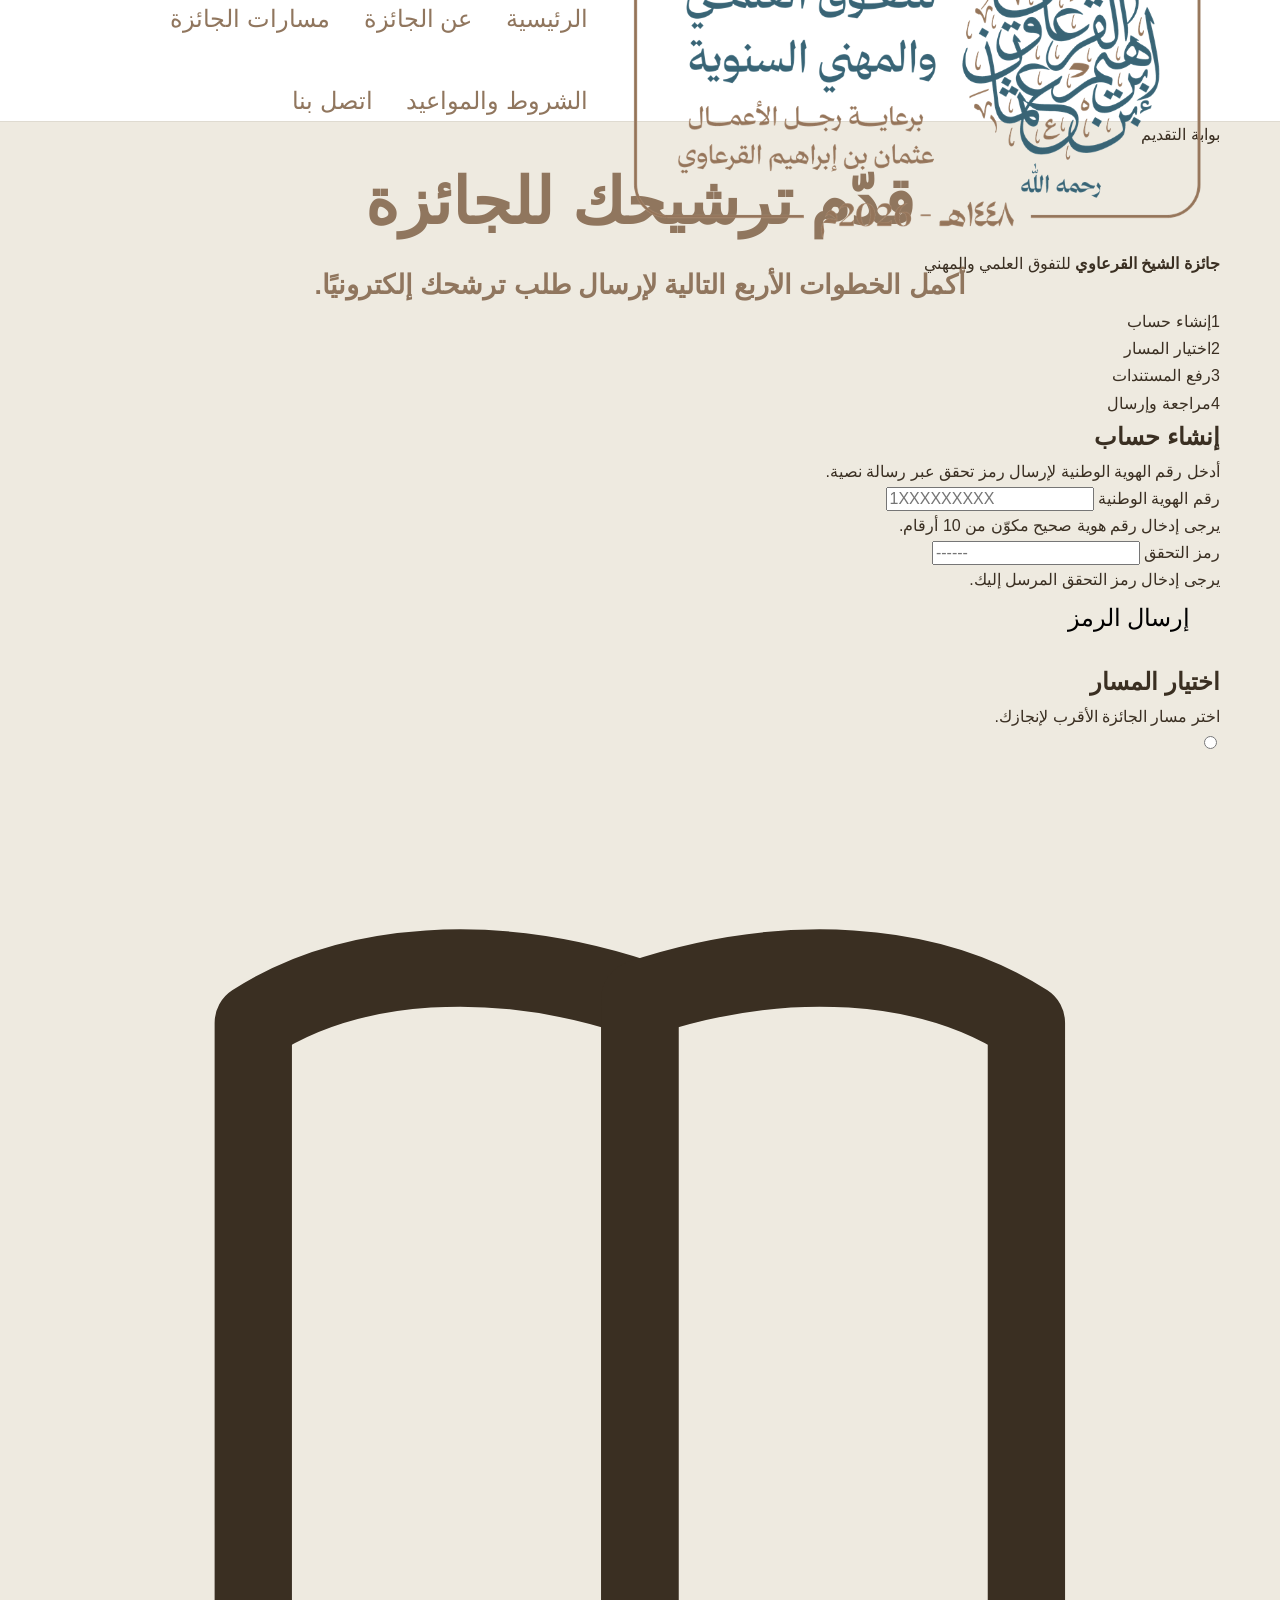
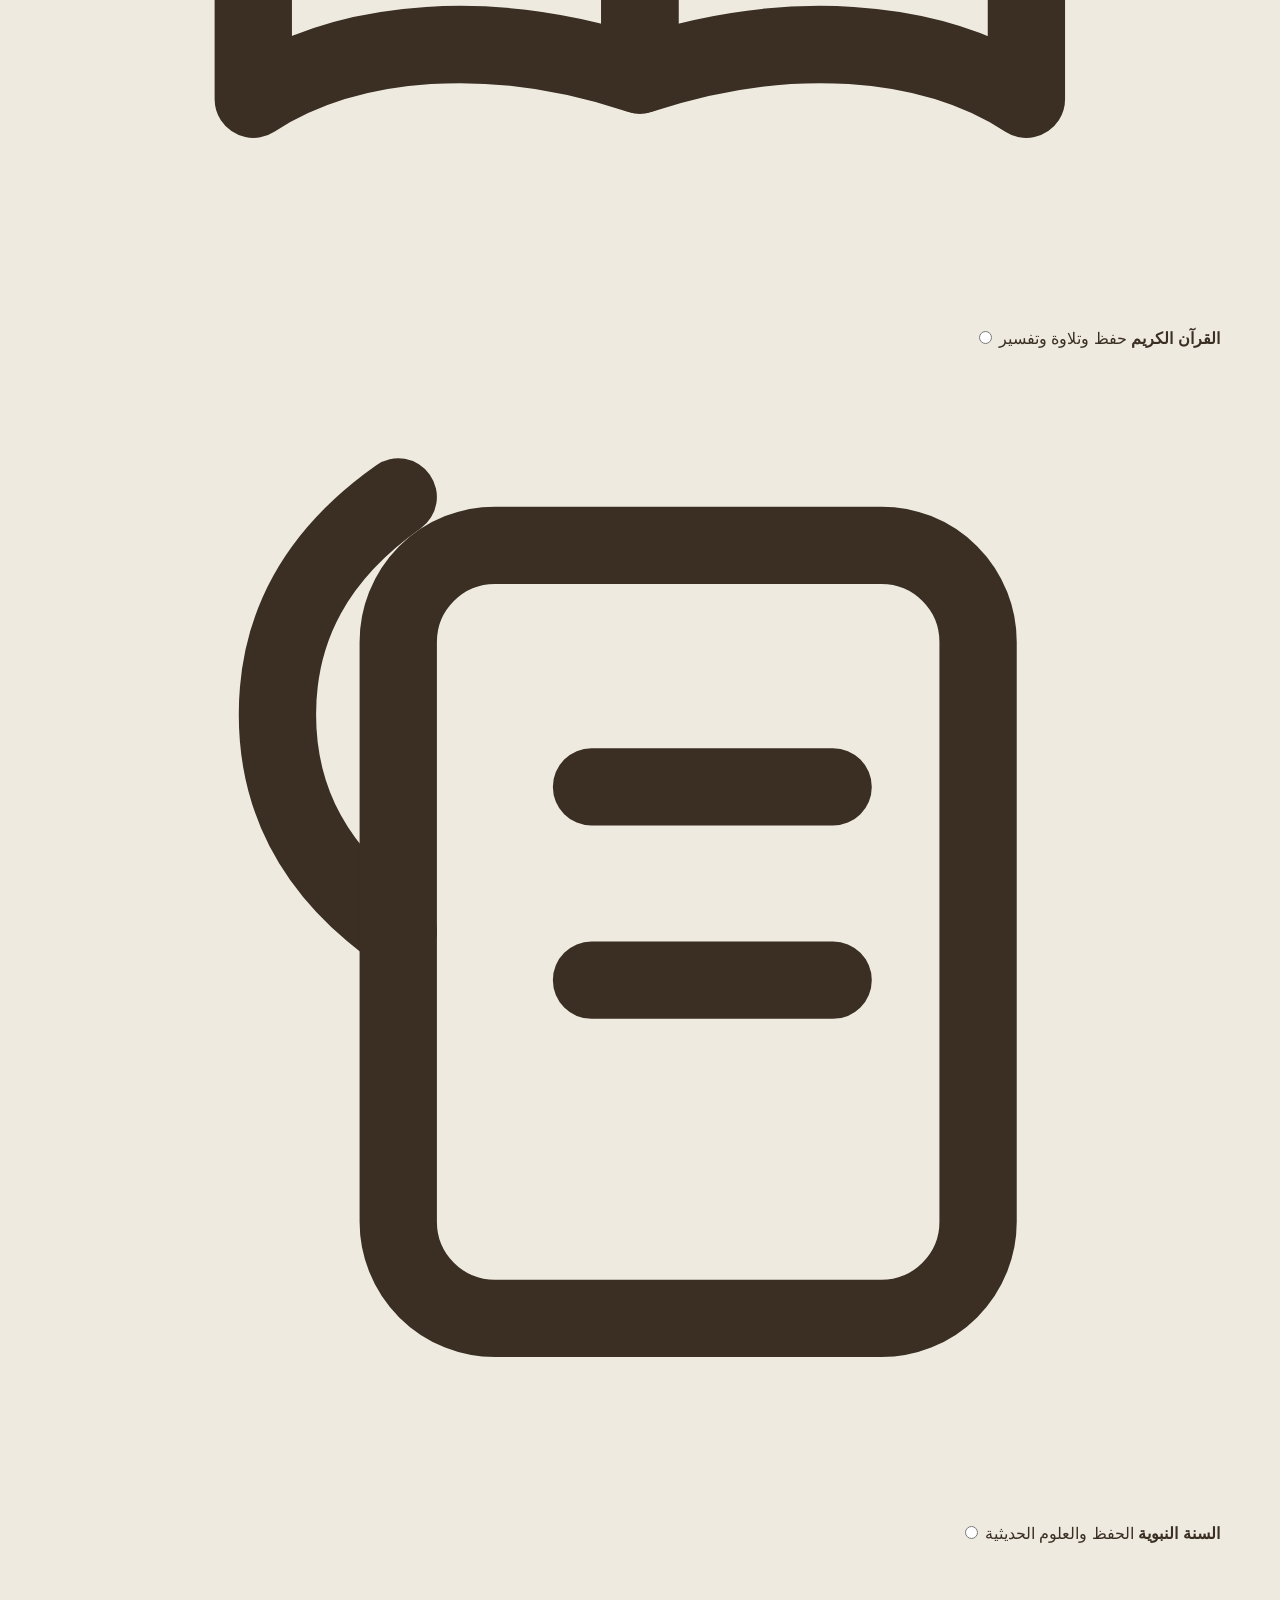
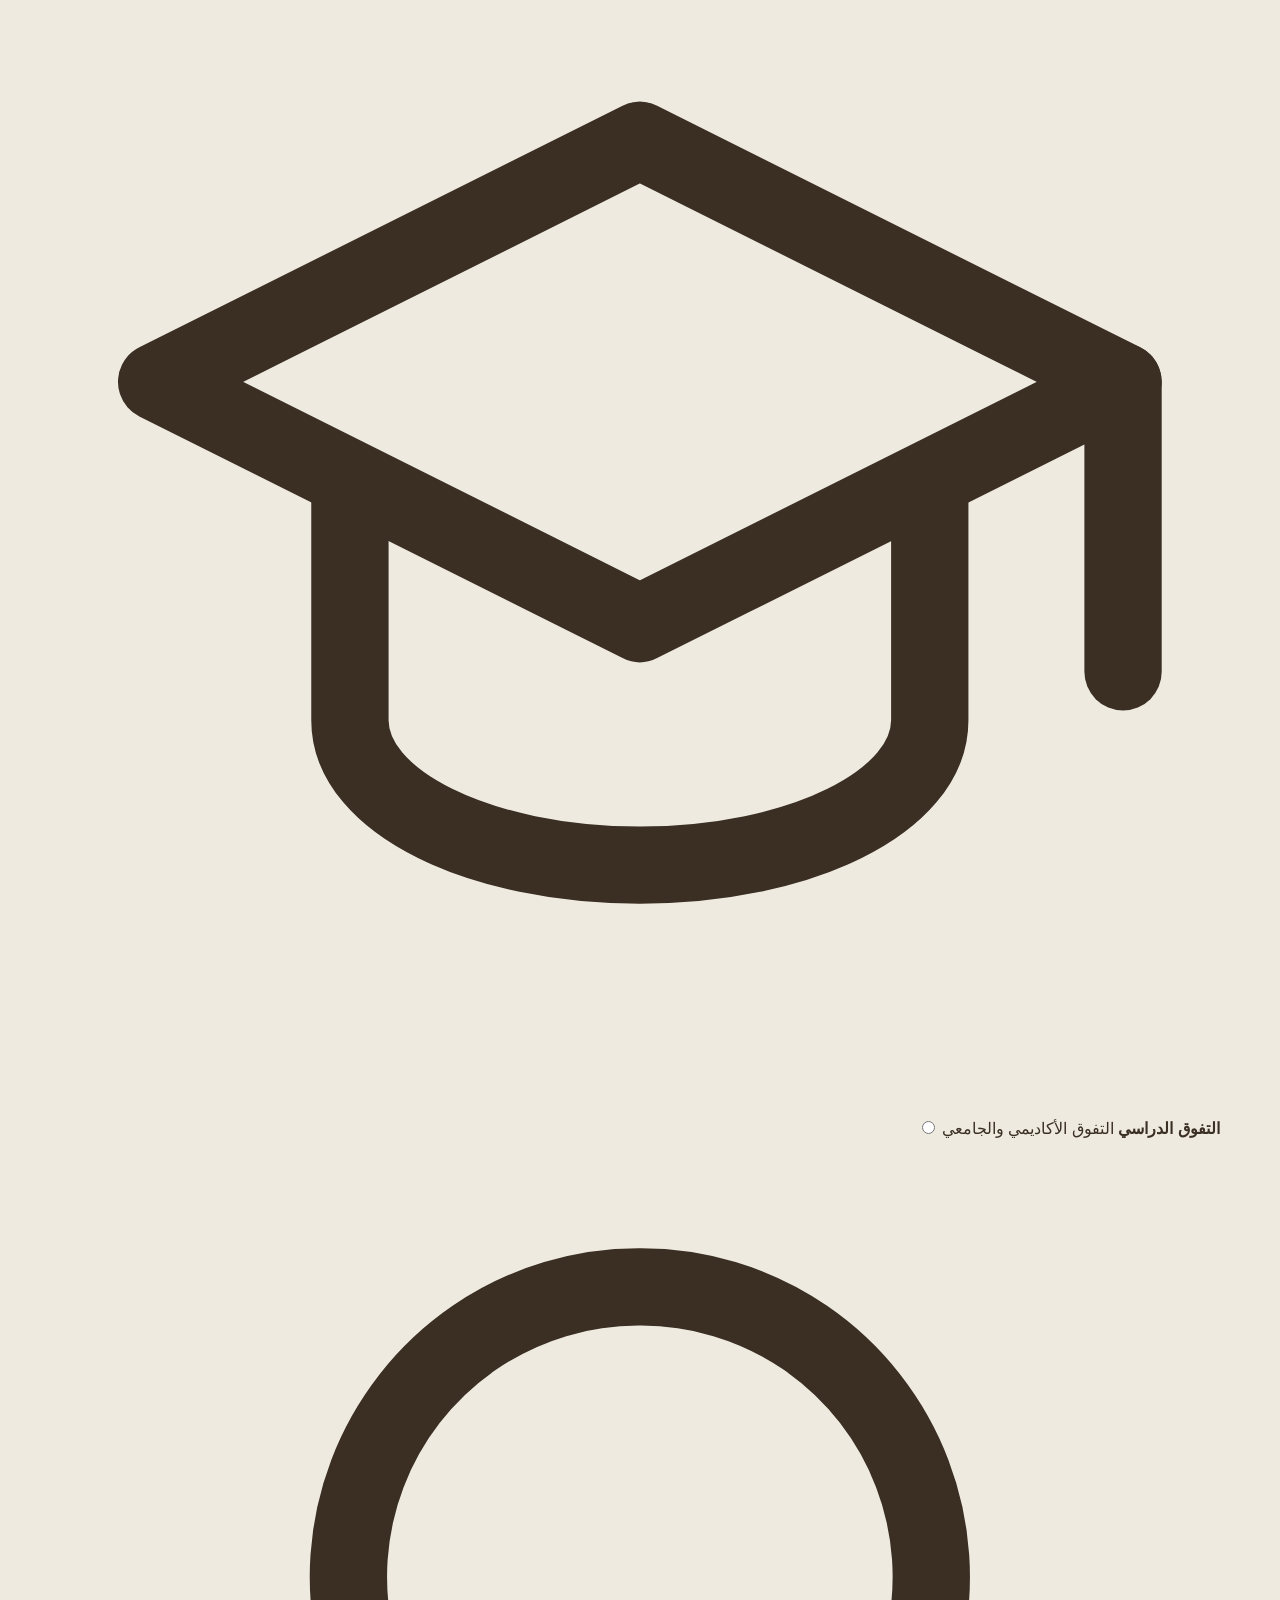
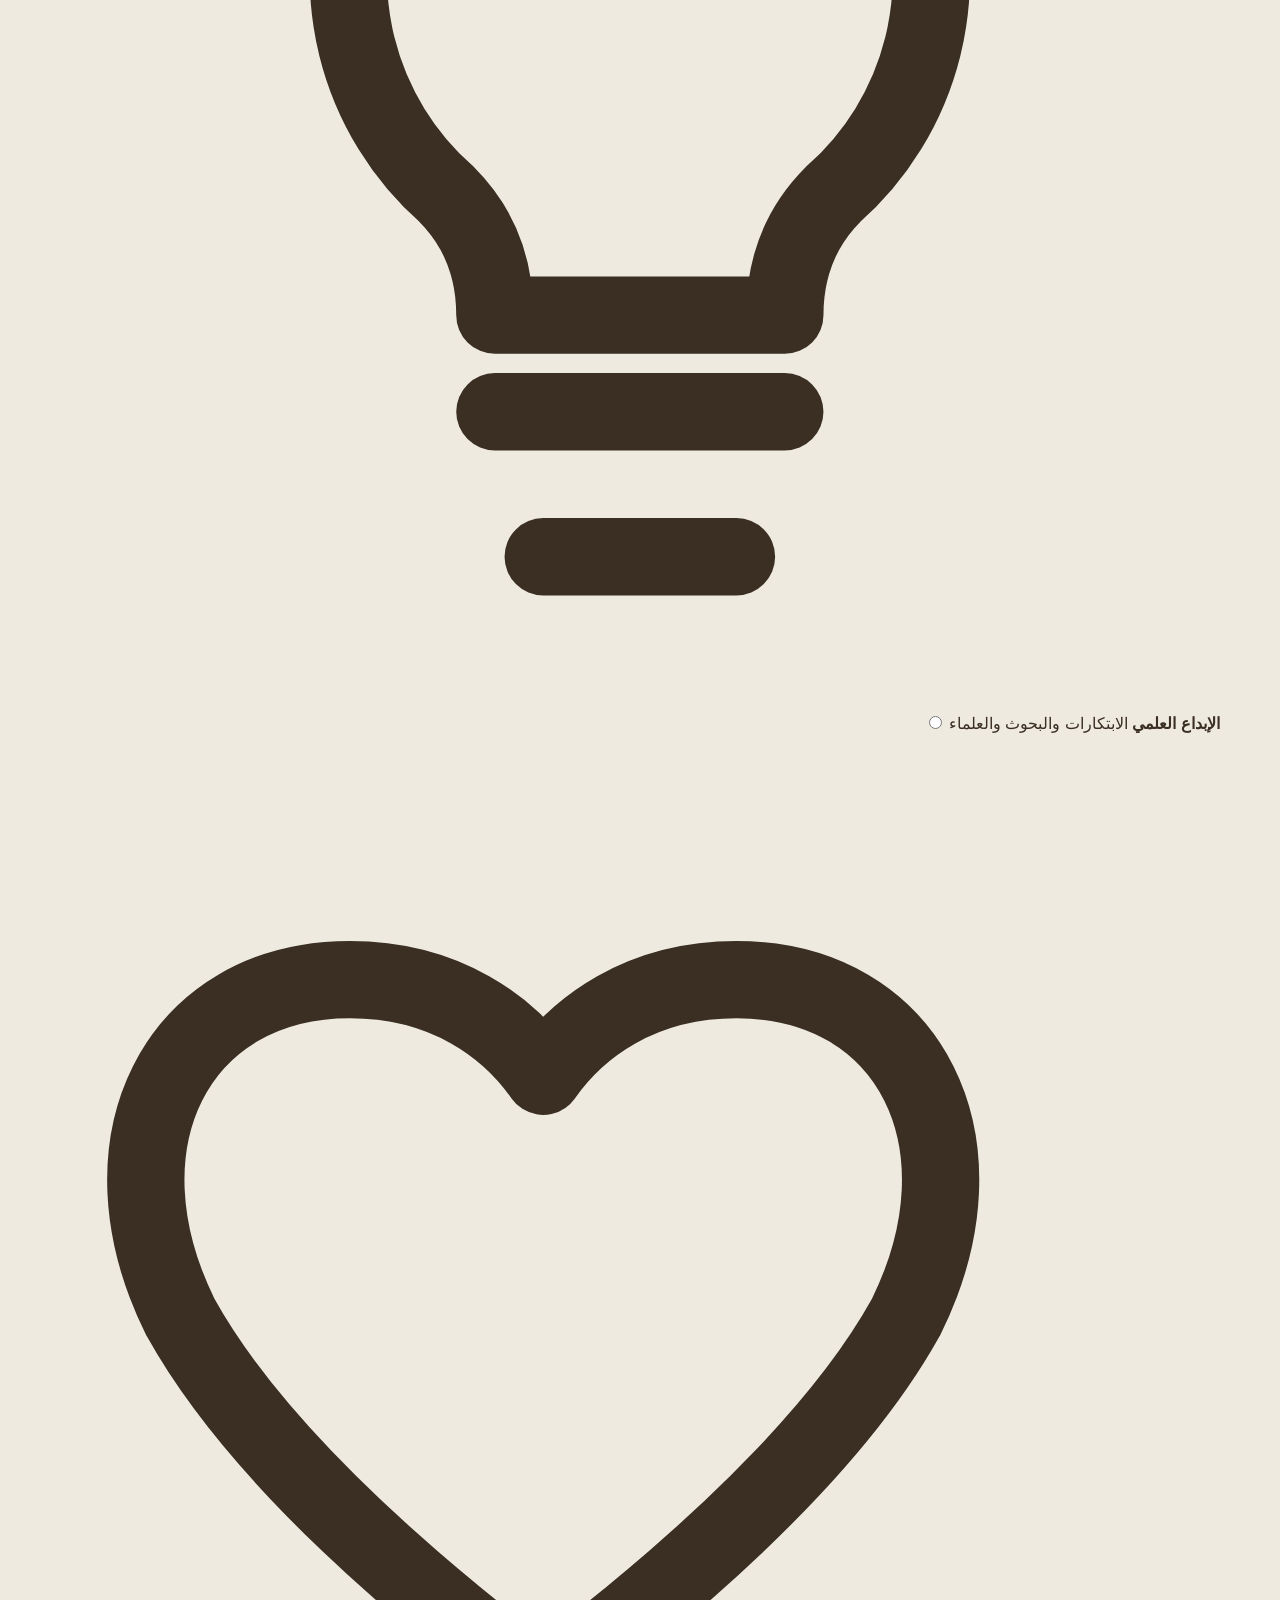
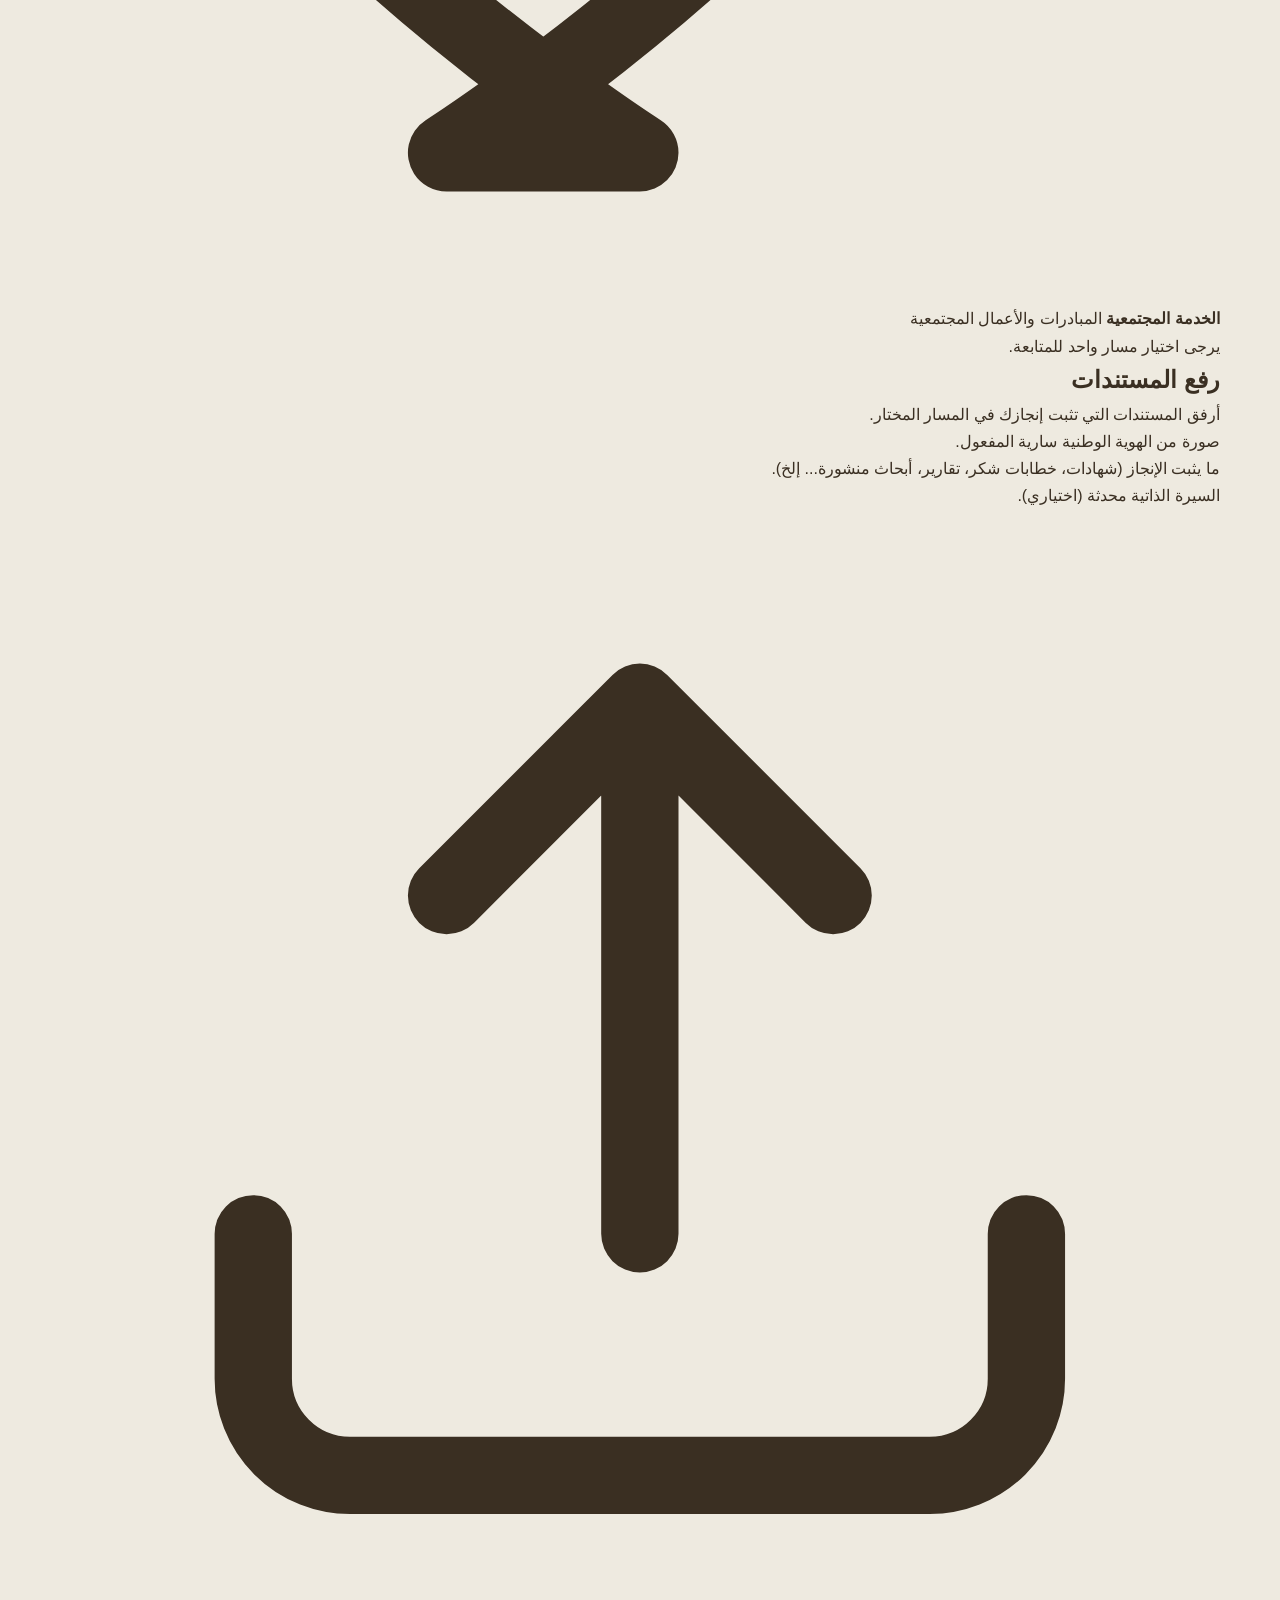
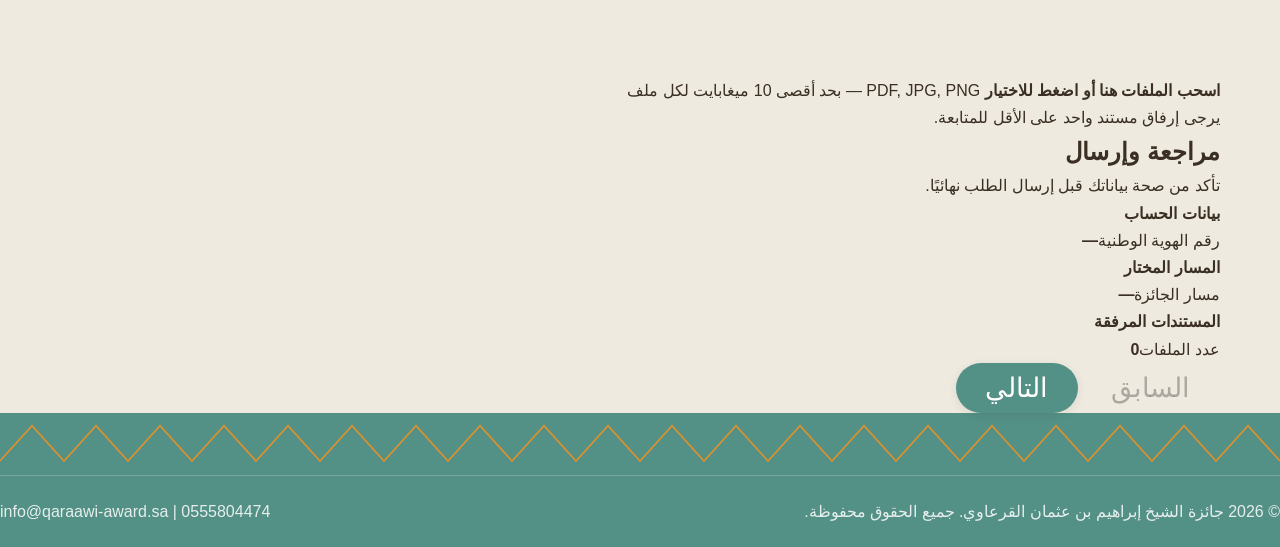
<file: apply.html>
<!doctype html>
<html lang="ar" dir="rtl">
<head>
<meta charset="UTF-8">
<meta name="viewport" content="width=device-width, initial-scale=1.0">
<title>بوابة التقديم — جائزة الشيخ إبراهيم بن عثمان القرعاوي</title>
<meta name="description" content="بوابة التقديم الإلكترونية لجائزة الشيخ إبراهيم بن عثمان بن محمد القرعاوي رحمه الله للتفوق العلمي والمهني.">
<link rel="preconnect" href="https://fonts.googleapis.com">
<link rel="preconnect" href="https://fonts.gstatic.com" crossorigin>
<link href="https://fonts.googleapis.com/css2?family=IBM+Plex+Sans+Arabic:wght@400;500;600;700&display=swap" rel="stylesheet">
<link rel="stylesheet" href="css/style.css">
<link rel="icon" type="image/png" href="assets/img/logo.png">
</head>
<body>

<!-- ===================== الشريط العلوي ===================== -->
<div class="top-fixed-wrap">
  <header class="site-header is-scrolled" id="siteHeader">
    <div class="container">
      <a href="index.html" class="brand">
        <img src="assets/img/logo.png" alt="شعار جائزة الشيخ إبراهيم بن عثمان القرعاوي">
        <span class="brand-text">
          <strong>جائزة الشيخ القرعاوي</strong>
          <span>للتفوق العلمي والمهني</span>
        </span>
      </a>
      <nav class="nav-links" id="navLinks">
        <a href="index.html#top">الرئيسية</a>
        <a href="index.html#about">عن الجائزة</a>
        <a href="index.html#tracks">مسارات الجائزة</a>
        <a href="index.html#conditions">الشروط والمواعيد</a>
        <a href="index.html#footer">اتصل بنا</a>
      </nav>
      <div class="header-actions">
        <button class="nav-toggle" id="navToggle" aria-label="فتح القائمة" aria-expanded="false">
          <span></span><span></span><span></span>
        </button>
      </div>
    </div>
  </header>
</div>

<main>
  <section class="portal-header">
    <div class="container">
      <span class="eyebrow">بوابة التقديم</span>
      <h1 class="section-title" style="margin-bottom:6px;">قدّم ترشيحك للجائزة</h1>
      <p class="section-desc">أكمل الخطوات الأربع التالية لإرسال طلب ترشحك إلكترونيًا.</p>
    </div>
  </section>

  <section class="portal-shell">
    <div class="container">

      <!-- شريط الخطوات -->
      <div class="stepper" id="stepper">
        <div class="step-pill is-active" data-step-indicator="1">
          <span class="dot">1</span><span class="label">إنشاء حساب</span><span class="line"></span>
        </div>
        <div class="step-pill" data-step-indicator="2">
          <span class="dot">2</span><span class="label">اختيار المسار</span><span class="line"></span>
        </div>
        <div class="step-pill" data-step-indicator="3">
          <span class="dot">3</span><span class="label">رفع المستندات</span><span class="line"></span>
        </div>
        <div class="step-pill" data-step-indicator="4">
          <span class="dot">4</span><span class="label">مراجعة وإرسال</span>
        </div>
      </div>

      <form class="portal-card" id="portalForm" novalidate>

        <!-- ============ الخطوة 1: إنشاء حساب ============ -->
        <div class="portal-step is-active" data-step="1">
          <h2>إنشاء حساب</h2>
          <p class="step-desc">أدخل رقم الهوية الوطنية لإرسال رمز تحقق عبر رسالة نصية.</p>

          <div class="field" id="fieldNationalId">
            <label for="nationalId">رقم الهوية الوطنية</label>
            <input type="text" id="nationalId" inputmode="numeric" maxlength="10" placeholder="1XXXXXXXXX" dir="ltr">
            <p class="field-error">يرجى إدخال رقم هوية صحيح مكوّن من 10 أرقام.</p>
          </div>

          <div class="otp-row">
            <div class="field" id="fieldOtp">
              <label for="otp">رمز التحقق</label>
              <input type="text" id="otp" inputmode="numeric" maxlength="6" placeholder="------" dir="ltr">
              <p class="field-error">يرجى إدخال رمز التحقق المرسل إليك.</p>
            </div>
            <button type="button" class="btn btn--outline btn--sm" id="sendOtpBtn" style="margin-bottom:20px;">إرسال الرمز</button>
          </div>
          <p class="field-hint" id="otpStatus"></p>
        </div>

        <!-- ============ الخطوة 2: اختيار المسار ============ -->
        <div class="portal-step" data-step="2">
          <h2>اختيار المسار</h2>
          <p class="step-desc">اختر مسار الجائزة الأقرب لإنجازك.</p>

          <div class="track-select-grid" id="trackSelectGrid">
            <label class="track-option" style="--accent:#389387">
              <input type="radio" name="track" value="القرآن الكريم">
              <span class="track-icon"><svg viewBox="0 0 24 24" fill="none" stroke="currentColor" stroke-width="1.6" stroke-linecap="round" stroke-linejoin="round"><path d="M4 5.5C6 4.2 9 4 12 5v14c-3-1-6-.8-8 .5V5.5Z"/><path d="M20 5.5C18 4.2 15 4 12 5v14c3-1 6-.8 8 .5V5.5Z"/></svg></span>
              <strong>القرآن الكريم</strong>
              <span>حفظ وتلاوة وتفسير</span>
            </label>
            <label class="track-option" style="--accent:#924a22">
              <input type="radio" name="track" value="السنة النبوية">
              <span class="track-icon"><svg viewBox="0 0 24 24" fill="none" stroke="currentColor" stroke-width="1.6" stroke-linecap="round" stroke-linejoin="round"><path d="M7 3c-1.7 1.2-2.5 2.7-2.5 4.5S5.3 10.8 7 12"/><rect x="7" y="4" width="12" height="16" rx="2"/><path d="M11 9h5M11 13h5"/></svg></span>
              <strong>السنة النبوية</strong>
              <span>الحفظ والعلوم الحديثية</span>
            </label>
            <label class="track-option" style="--accent:#bd9864">
              <input type="radio" name="track" value="التفوق الدراسي">
              <span class="track-icon"><svg viewBox="0 0 24 24" fill="none" stroke="currentColor" stroke-width="1.6" stroke-linecap="round" stroke-linejoin="round"><path d="M2 9 12 4l10 5-10 5-10-5Z"/><path d="M6 11.5V16c0 1.7 2.7 3 6 3s6-1.3 6-3v-4.5"/><path d="M22 9v6"/></svg></span>
              <strong>التفوق الدراسي</strong>
              <span>التفوق الأكاديمي والجامعي</span>
            </label>
            <label class="track-option" style="--accent:#4e6865">
              <input type="radio" name="track" value="الإبداع العلمي">
              <span class="track-icon"><svg viewBox="0 0 24 24" fill="none" stroke="currentColor" stroke-width="1.6" stroke-linecap="round" stroke-linejoin="round"><path d="M9 18h6M10 21h4"/><path d="M12 3a6 6 0 0 0-4 10.5c.6.6 1 1.4 1 2.5h6c0-1.1.4-1.9 1-2.5A6 6 0 0 0 12 3Z"/></svg></span>
              <strong>الإبداع العلمي</strong>
              <span>الابتكارات والبحوث والعلماء</span>
            </label>
            <label class="track-option" style="--accent:#7e8772">
              <input type="radio" name="track" value="الخدمة المجتمعية">
              <span class="track-icon"><svg viewBox="0 0 24 24" fill="none" stroke="currentColor" stroke-width="1.6" stroke-linecap="round" stroke-linejoin="round"><path d="M12 21s-7-4.5-9.5-9C.7 8.4 2.4 5 6 5c2 0 3.3 1 4 2 .7-1 2-2 4-2 3.6 0 5.3 3.4 3.5 7-2.5 4.5-9.5 9-9.5 9Z"/></svg></span>
              <strong>الخدمة المجتمعية</strong>
              <span>المبادرات والأعمال المجتمعية</span>
            </label>
          </div>
          <p class="field-error" id="trackError">يرجى اختيار مسار واحد للمتابعة.</p>
        </div>

        <!-- ============ الخطوة 3: رفع المستندات ============ -->
        <div class="portal-step" data-step="3">
          <h2>رفع المستندات</h2>
          <p class="step-desc">أرفق المستندات التي تثبت إنجازك في المسار المختار.</p>

          <ul class="doc-required-list">
            <li>صورة من الهوية الوطنية سارية المفعول.</li>
            <li>ما يثبت الإنجاز (شهادات، خطابات شكر، تقارير، أبحاث منشورة... إلخ).</li>
            <li>السيرة الذاتية محدثة (اختياري).</li>
          </ul>

          <div class="upload-box" id="uploadBox">
            <svg viewBox="0 0 24 24" fill="none" stroke="currentColor" stroke-width="1.6" stroke-linecap="round" stroke-linejoin="round"><path d="M12 15V4M8 8l4-4 4 4"/><path d="M4 15v3a2 2 0 0 0 2 2h12a2 2 0 0 0 2-2v-3"/></svg>
            <strong>اسحب الملفات هنا أو اضغط للاختيار</strong>
            <span>PDF, JPG, PNG — بحد أقصى 10 ميغابايت لكل ملف</span>
            <input type="file" id="fileInput" multiple hidden accept=".pdf,.jpg,.jpeg,.png">
          </div>
          <ul class="upload-list" id="uploadList"></ul>
          <p class="field-error" id="uploadError">يرجى إرفاق مستند واحد على الأقل للمتابعة.</p>
        </div>

        <!-- ============ الخطوة 4: مراجعة وإرسال ============ -->
        <div class="portal-step" data-step="4">
          <h2>مراجعة وإرسال</h2>
          <p class="step-desc">تأكد من صحة بياناتك قبل إرسال الطلب نهائيًا.</p>

          <div class="review-block">
            <h4>بيانات الحساب</h4>
            <div class="review-row"><span>رقم الهوية الوطنية</span><strong id="reviewNationalId">—</strong></div>
          </div>
          <div class="review-block">
            <h4>المسار المختار</h4>
            <div class="review-row"><span>مسار الجائزة</span><strong id="reviewTrack">—</strong></div>
          </div>
          <div class="review-block">
            <h4>المستندات المرفقة</h4>
            <div class="review-row"><span>عدد الملفات</span><strong id="reviewFiles">0</strong></div>
          </div>

          <!-- حالة النجاح بعد الإرسال -->
          <div class="success-state" id="successState" hidden>
            <div class="success-icon">
              <svg viewBox="0 0 24 24" fill="none" stroke="currentColor" stroke-width="2" stroke-linecap="round" stroke-linejoin="round"><path d="M20 6 9 17l-5-5"/></svg>
            </div>
            <h2>تم إرسال طلبك بنجاح</h2>
            <p class="step-desc">احتفظ برقم المتابعة التالي لمراجعة حالة طلبك لاحقًا.</p>
            <div class="tracking-box">
              <span id="trackingNumber">QA-2026-000000</span>
              <button type="button" id="copyTrackingBtn">نسخ</button>
            </div>
            <div>
              <a href="index.html" class="btn btn--outline">العودة إلى الرئيسية</a>
            </div>
          </div>
        </div>

        <!-- ============ أزرار التنقل ============ -->
        <div class="portal-nav" id="portalNav">
          <button type="button" class="btn btn--outline" id="prevBtn" disabled>السابق</button>
          <button type="button" class="btn btn--teal" id="nextBtn">التالي</button>
          <button type="submit" class="btn btn--gold" id="submitBtn" hidden>إرسال الطلب</button>
        </div>

      </form>
    </div>
  </section>
</main>

<footer class="site-footer">
  <svg class="footer-pattern" viewBox="0 0 800 34" preserveAspectRatio="none" aria-hidden="true">
    <g fill="none" stroke="#e0912a" stroke-width="1">
      <path d="M0 30 L20 8 L40 30 L60 8 L80 30 L100 8 L120 30 L140 8 L160 30 L180 8 L200 30 L220 8 L240 30 L260 8 L280 30 L300 8 L320 30 L340 8 L360 30 L380 8 L400 30 L420 8 L440 30 L460 8 L480 30 L500 8 L520 30 L540 8 L560 30 L580 8 L600 30 L620 8 L640 30 L660 8 L680 30 L700 8 L720 30 L740 8 L760 30 L780 8 L800 30"/>
    </g>
  </svg>
  <div class="container footer-bottom">
    <span>© 2026 جائزة الشيخ إبراهيم بن عثمان القرعاوي. جميع الحقوق محفوظة.</span>
    <span>info@qaraawi-award.sa | 0555804474</span>
  </div>
</footer>

<script src="js/main.js"></script>
<script src="js/apply.js"></script>
</body>
</html>
</file>
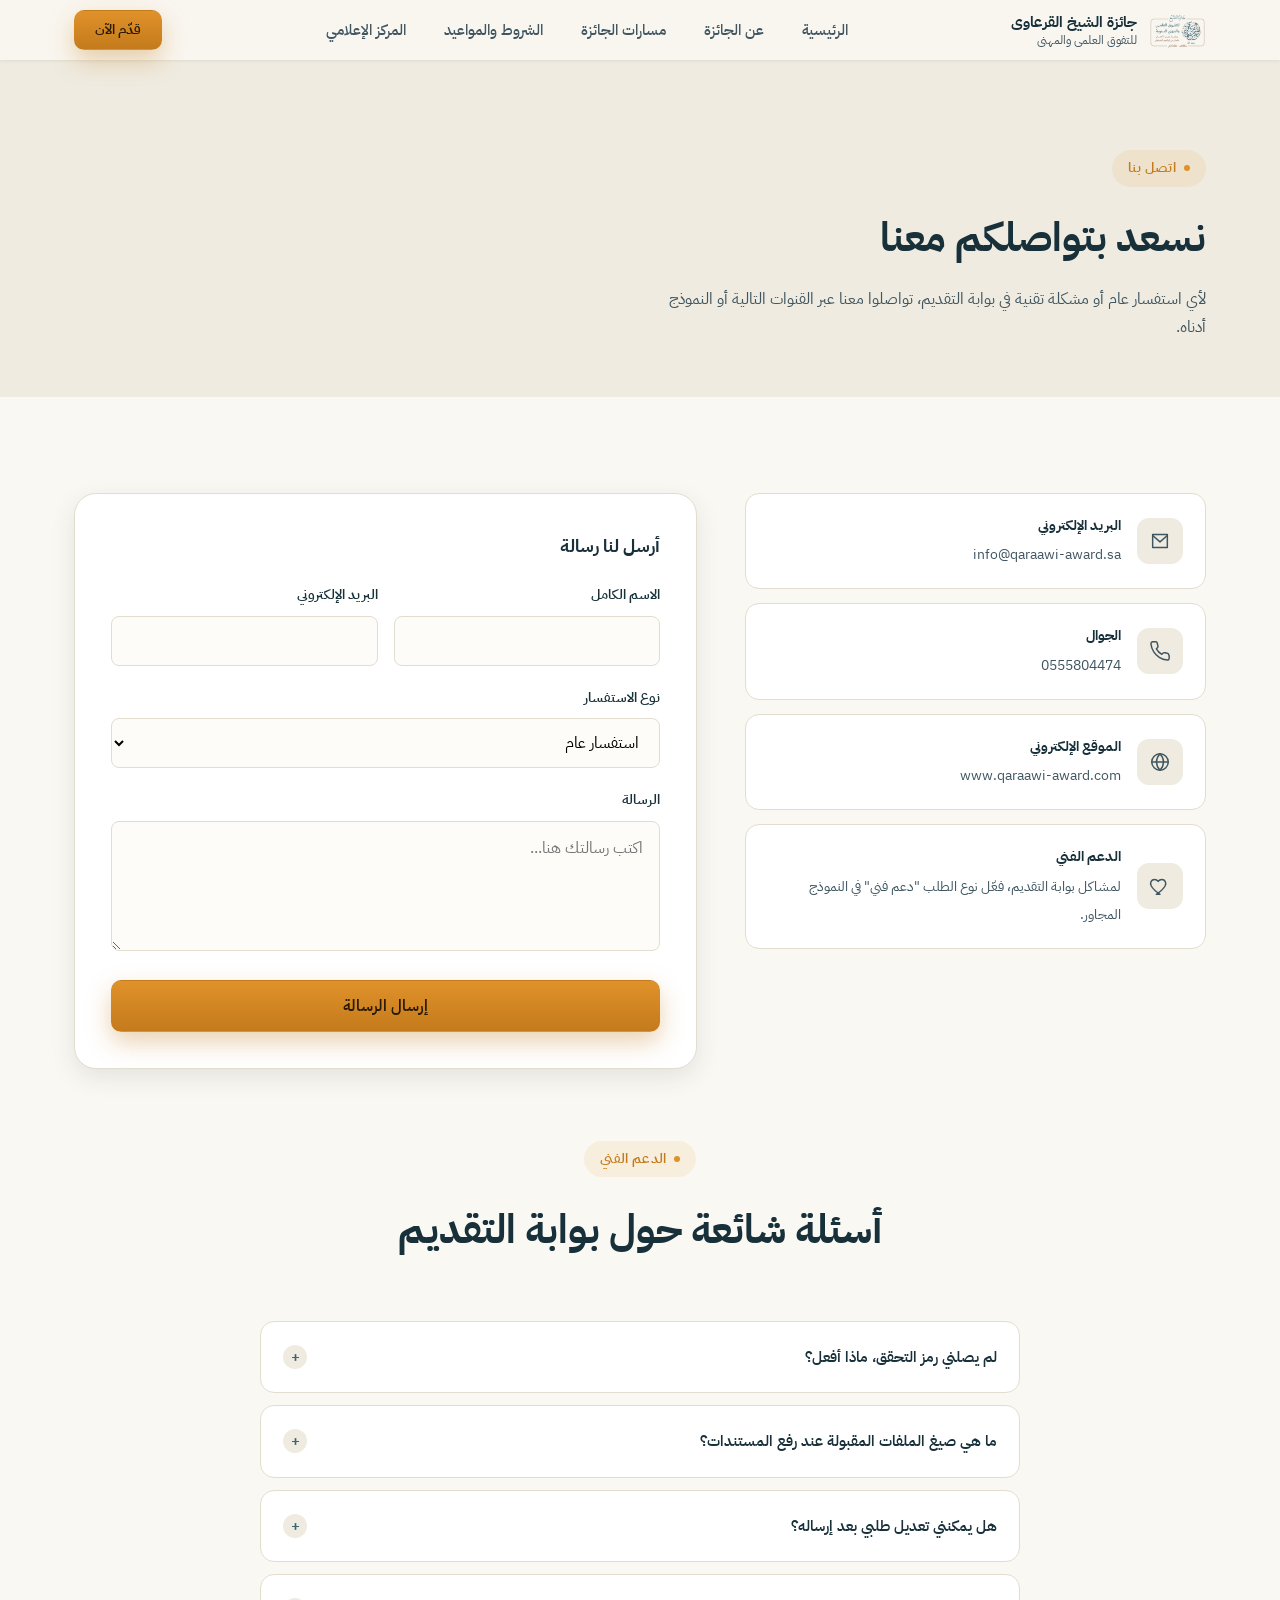
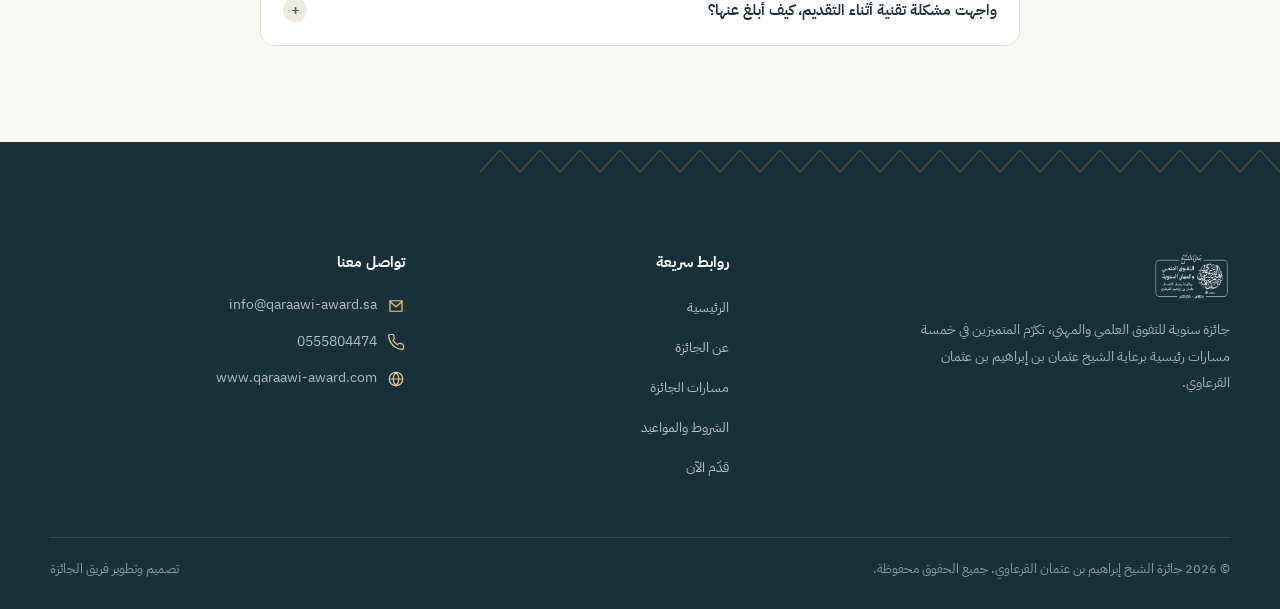
<file: contact.html>
<!doctype html>
<html lang="ar" dir="rtl">
<head>
<meta charset="UTF-8">
<meta name="viewport" content="width=device-width, initial-scale=1.0">
<title>اتصل بنا — جائزة الشيخ إبراهيم بن عثمان القرعاوي</title>
<meta name="description" content="تواصل مع فريق جائزة الشيخ إبراهيم بن عثمان بن محمد القرعاوي رحمه الله للاستفسارات العامة والدعم الفني.">
<link rel="preconnect" href="https://fonts.googleapis.com">
<link rel="preconnect" href="https://fonts.gstatic.com" crossorigin>
<link href="https://fonts.googleapis.com/css2?family=IBM+Plex+Sans+Arabic:wght@400;500;600;700&display=swap" rel="stylesheet">
<link rel="stylesheet" href="css/legacy.css">
<link rel="icon" type="image/png" href="assets/img/logo.png">
</head>
<body>

<div class="top-fixed-wrap">
  <header class="site-header is-scrolled" id="siteHeader">
    <div class="container">
      <a href="index.html" class="brand">
        <img src="assets/img/logo.png" alt="شعار جائزة الشيخ إبراهيم بن عثمان القرعاوي">
        <span class="brand-text">
          <strong>جائزة الشيخ القرعاوي</strong>
          <span>للتفوق العلمي والمهني</span>
        </span>
      </a>
      <nav class="nav-links" id="navLinks">
        <a href="index.html#top">الرئيسية</a>
        <a href="index.html#about">عن الجائزة</a>
        <a href="index.html#tracks">مسارات الجائزة</a>
        <a href="index.html#conditions">الشروط والمواعيد</a>
        <a href="media.html">المركز الإعلامي</a>
      </nav>
      <div class="header-actions">
        <a href="apply.html" class="btn btn--gold btn--sm">
          <span class="btn-label-full">قدّم الآن</span>
        </a>
        <button class="nav-toggle" id="navToggle" aria-label="فتح القائمة" aria-expanded="false">
          <span></span><span></span><span></span>
        </button>
      </div>
    </div>
  </header>
</div>

<main>
  <section class="page-header">
    <div class="container">
      <span class="eyebrow">اتصل بنا</span>
      <h1>نسعد بتواصلكم معنا</h1>
      <p>لأي استفسار عام أو مشكلة تقنية في بوابة التقديم، تواصلوا معنا عبر القنوات التالية أو النموذج أدناه.</p>
    </div>
  </section>

  <section class="section">
    <div class="container contact-grid">

      <div class="contact-cards" data-reveal>
        <div class="contact-card">
          <span class="contact-card-icon">
            <svg viewBox="0 0 24 24" fill="none" stroke="currentColor" stroke-width="1.6" stroke-linecap="round" stroke-linejoin="round"><path d="M4 5h16v14H4z"/><path d="m4 6 8 7 8-7"/></svg>
          </span>
          <div>
            <strong>البريد الإلكتروني</strong>
            <a href="mailto:info@qaraawi-award.sa">info@qaraawi-award.sa</a>
          </div>
        </div>
        <div class="contact-card">
          <span class="contact-card-icon">
            <svg viewBox="0 0 24 24" fill="none" stroke="currentColor" stroke-width="1.6" stroke-linecap="round" stroke-linejoin="round"><path d="M22 16.9v3a2 2 0 0 1-2.2 2 19.8 19.8 0 0 1-8.6-3 19.5 19.5 0 0 1-6-6A19.8 19.8 0 0 1 2.1 4.2 2 2 0 0 1 4.1 2h3a2 2 0 0 1 2 1.7c.1.9.3 1.8.6 2.6a2 2 0 0 1-.5 2.1L8 9.6a16 16 0 0 0 6 6l1.2-1.2a2 2 0 0 1 2.1-.5c.8.3 1.7.5 2.6.6a2 2 0 0 1 1.7 2Z"/></svg>
          </span>
          <div>
            <strong>الجوال</strong>
            <a href="tel:0555804474" dir="ltr">0555804474</a>
          </div>
        </div>
        <div class="contact-card">
          <span class="contact-card-icon">
            <svg viewBox="0 0 24 24" fill="none" stroke="currentColor" stroke-width="1.6" stroke-linecap="round" stroke-linejoin="round"><circle cx="12" cy="12" r="9"/><path d="M3 12h18M12 3c2.5 2.6 3.8 5.9 3.8 9s-1.3 6.4-3.8 9c-2.5-2.6-3.8-5.9-3.8-9S9.5 5.6 12 3Z"/></svg>
          </span>
          <div>
            <strong>الموقع الإلكتروني</strong>
            <a href="https://www.qaraawi-award.com" dir="ltr">www.qaraawi-award.com</a>
          </div>
        </div>
        <div class="contact-card">
          <span class="contact-card-icon">
            <svg viewBox="0 0 24 24" fill="none" stroke="currentColor" stroke-width="1.6" stroke-linecap="round" stroke-linejoin="round"><path d="M12 21s-7-4.5-9.5-9C.7 8.4 2.4 5 6 5c2 0 3.3 1 4 2 .7-1 2-2 4-2 3.6 0 5.3 3.4 3.5 7-2.5 4.5-9.5 9-9.5 9Z"/></svg>
          </span>
          <div>
            <strong>الدعم الفني</strong>
            <span>لمشاكل بوابة التقديم، فعّل نوع الطلب "دعم فني" في النموذج المجاور.</span>
          </div>
        </div>
      </div>

      <div class="contact-form-card" data-reveal>
        <h3>أرسل لنا رسالة</h3>

        <form id="contactForm" novalidate>
          <div class="field-row">
            <div class="field">
              <label for="cName">الاسم الكامل</label>
              <input type="text" id="cName" required>
            </div>
            <div class="field">
              <label for="cEmail">البريد الإلكتروني</label>
              <input type="email" id="cEmail" required>
            </div>
          </div>

          <div class="field">
            <label for="cType">نوع الاستفسار</label>
            <select id="cType">
              <option value="عام">استفسار عام</option>
              <option value="دعم فني">دعم فني — بوابة التقديم</option>
              <option value="تقديم">استفسار عن التقديم على الجائزة</option>
              <option value="إعلامي">استفسار إعلامي</option>
            </select>
          </div>

          <div class="field">
            <label for="cMessage">الرسالة</label>
            <textarea id="cMessage" required placeholder="اكتب رسالتك هنا..."></textarea>
          </div>

          <button type="submit" class="btn btn--gold btn--block">إرسال الرسالة</button>
        </form>

        <div class="contact-success" id="contactSuccess">
          <div class="success-icon">
            <svg viewBox="0 0 24 24" fill="none" stroke="currentColor" stroke-width="2" stroke-linecap="round" stroke-linejoin="round"><path d="M20 6 9 17l-5-5"/></svg>
          </div>
          <h3>تم إرسال رسالتك بنجاح</h3>
          <p>سنقوم بالرد عليك عبر بريدك الإلكتروني في أقرب وقت ممكن.</p>
        </div>
      </div>
    </div>

    <div class="container faq-section">
      <div class="section-head section-head--center" data-reveal>
        <span class="eyebrow">الدعم الفني</span>
        <h2 class="section-title">أسئلة شائعة حول بوابة التقديم</h2>
      </div>
      <div class="faq-list" data-reveal>
        <details class="faq-item">
          <summary>لم يصلني رمز التحقق، ماذا أفعل؟<span class="faq-plus">+</span></summary>
          <p>تأكد من صحة رقم الهوية الوطنية ثم اضغط "إعادة الإرسال" في خطوة إنشاء الحساب. إن استمرت المشكلة، تواصل معنا عبر البريد الإلكتروني مع ذكر رقم هويتك.</p>
        </details>
        <details class="faq-item">
          <summary>ما هي صيغ الملفات المقبولة عند رفع المستندات؟<span class="faq-plus">+</span></summary>
          <p>يقبل النظام ملفات PDF وJPG وPNG بحد أقصى 10 ميغابايت لكل ملف.</p>
        </details>
        <details class="faq-item">
          <summary>هل يمكنني تعديل طلبي بعد إرساله؟<span class="faq-plus">+</span></summary>
          <p>لتعديل طلب تم إرساله، يرجى التواصل معنا عبر البريد الإلكتروني مرفقًا برقم المتابعة الذي حصلت عليه بعد الإرسال.</p>
        </details>
        <details class="faq-item">
          <summary>واجهت مشكلة تقنية أثناء التقديم، كيف أبلغ عنها؟<span class="faq-plus">+</span></summary>
          <p>أرسل النموذج أعلاه مع اختيار نوع الاستفسار "دعم فني"، واذكر وصفًا للمشكلة والخطوة التي توقفت عندها لنتمكن من مساعدتك بسرعة.</p>
        </details>
      </div>
    </div>
  </section>
</main>

<footer class="site-footer" id="footer">
  <svg class="footer-pattern" viewBox="0 0 800 34" preserveAspectRatio="none" aria-hidden="true">
    <g fill="none" stroke="#e0912a" stroke-width="1">
      <path d="M0 30 L20 8 L40 30 L60 8 L80 30 L100 8 L120 30 L140 8 L160 30 L180 8 L200 30 L220 8 L240 30 L260 8 L280 30 L300 8 L320 30 L340 8 L360 30 L380 8 L400 30 L420 8 L440 30 L460 8 L480 30 L500 8 L520 30 L540 8 L560 30 L580 8 L600 30 L620 8 L640 30 L660 8 L680 30 L700 8 L720 30 L740 8 L760 30 L780 8 L800 30"/>
    </g>
  </svg>
  <div class="container footer-top">
    <div class="footer-brand">
      <img src="assets/img/logo-white.png" alt="شعار جائزة الشيخ إبراهيم بن عثمان القرعاوي">
      <p>جائزة سنوية للتفوق العلمي والمهني، تكرّم المتميزين في خمسة مسارات رئيسية برعاية الشيخ عثمان بن إبراهيم بن عثمان القرعاوي.</p>
    </div>
    <div class="footer-col">
      <h4>روابط سريعة</h4>
      <ul>
        <li><a href="index.html#top">الرئيسية</a></li>
        <li><a href="index.html#about">عن الجائزة</a></li>
        <li><a href="index.html#tracks">مسارات الجائزة</a></li>
        <li><a href="index.html#conditions">الشروط والمواعيد</a></li>
        <li><a href="apply.html">قدّم الآن</a></li>
      </ul>
    </div>
    <div class="footer-col">
      <h4>تواصل معنا</h4>
      <ul class="footer-contact">
        <li>
          <svg viewBox="0 0 24 24" fill="none" stroke="currentColor" stroke-width="1.6" stroke-linecap="round" stroke-linejoin="round"><path d="M4 5h16v14H4z"/><path d="m4 6 8 7 8-7"/></svg>
          <a href="mailto:info@qaraawi-award.sa">info@qaraawi-award.sa</a>
        </li>
        <li>
          <svg viewBox="0 0 24 24" fill="none" stroke="currentColor" stroke-width="1.6" stroke-linecap="round" stroke-linejoin="round"><path d="M22 16.9v3a2 2 0 0 1-2.2 2 19.8 19.8 0 0 1-8.6-3 19.5 19.5 0 0 1-6-6A19.8 19.8 0 0 1 2.1 4.2 2 2 0 0 1 4.1 2h3a2 2 0 0 1 2 1.7c.1.9.3 1.8.6 2.6a2 2 0 0 1-.5 2.1L8 9.6a16 16 0 0 0 6 6l1.2-1.2a2 2 0 0 1 2.1-.5c.8.3 1.7.5 2.6.6a2 2 0 0 1 1.7 2Z"/></svg>
          <a href="tel:0555804474" dir="ltr">0555804474</a>
        </li>
        <li>
          <svg viewBox="0 0 24 24" fill="none" stroke="currentColor" stroke-width="1.6" stroke-linecap="round" stroke-linejoin="round"><circle cx="12" cy="12" r="9"/><path d="M3 12h18M12 3c2.5 2.6 3.8 5.9 3.8 9s-1.3 6.4-3.8 9c-2.5-2.6-3.8-5.9-3.8-9S9.5 5.6 12 3Z"/></svg>
          <a href="https://www.qaraawi-award.com" dir="ltr">www.qaraawi-award.com</a>
        </li>
      </ul>
    </div>
  </div>
  <div class="container footer-bottom">
    <span>© 2026 جائزة الشيخ إبراهيم بن عثمان القرعاوي. جميع الحقوق محفوظة.</span>
    <span>تصميم وتطوير فريق الجائزة</span>
  </div>
</footer>

<script src="js/main.js"></script>
<script>
document.getElementById("contactForm").addEventListener("submit", function(e){
  e.preventDefault();
  this.hidden = true;
  document.getElementById("contactSuccess").classList.add("is-visible");
});
</script>
</body>
</html>
</file>
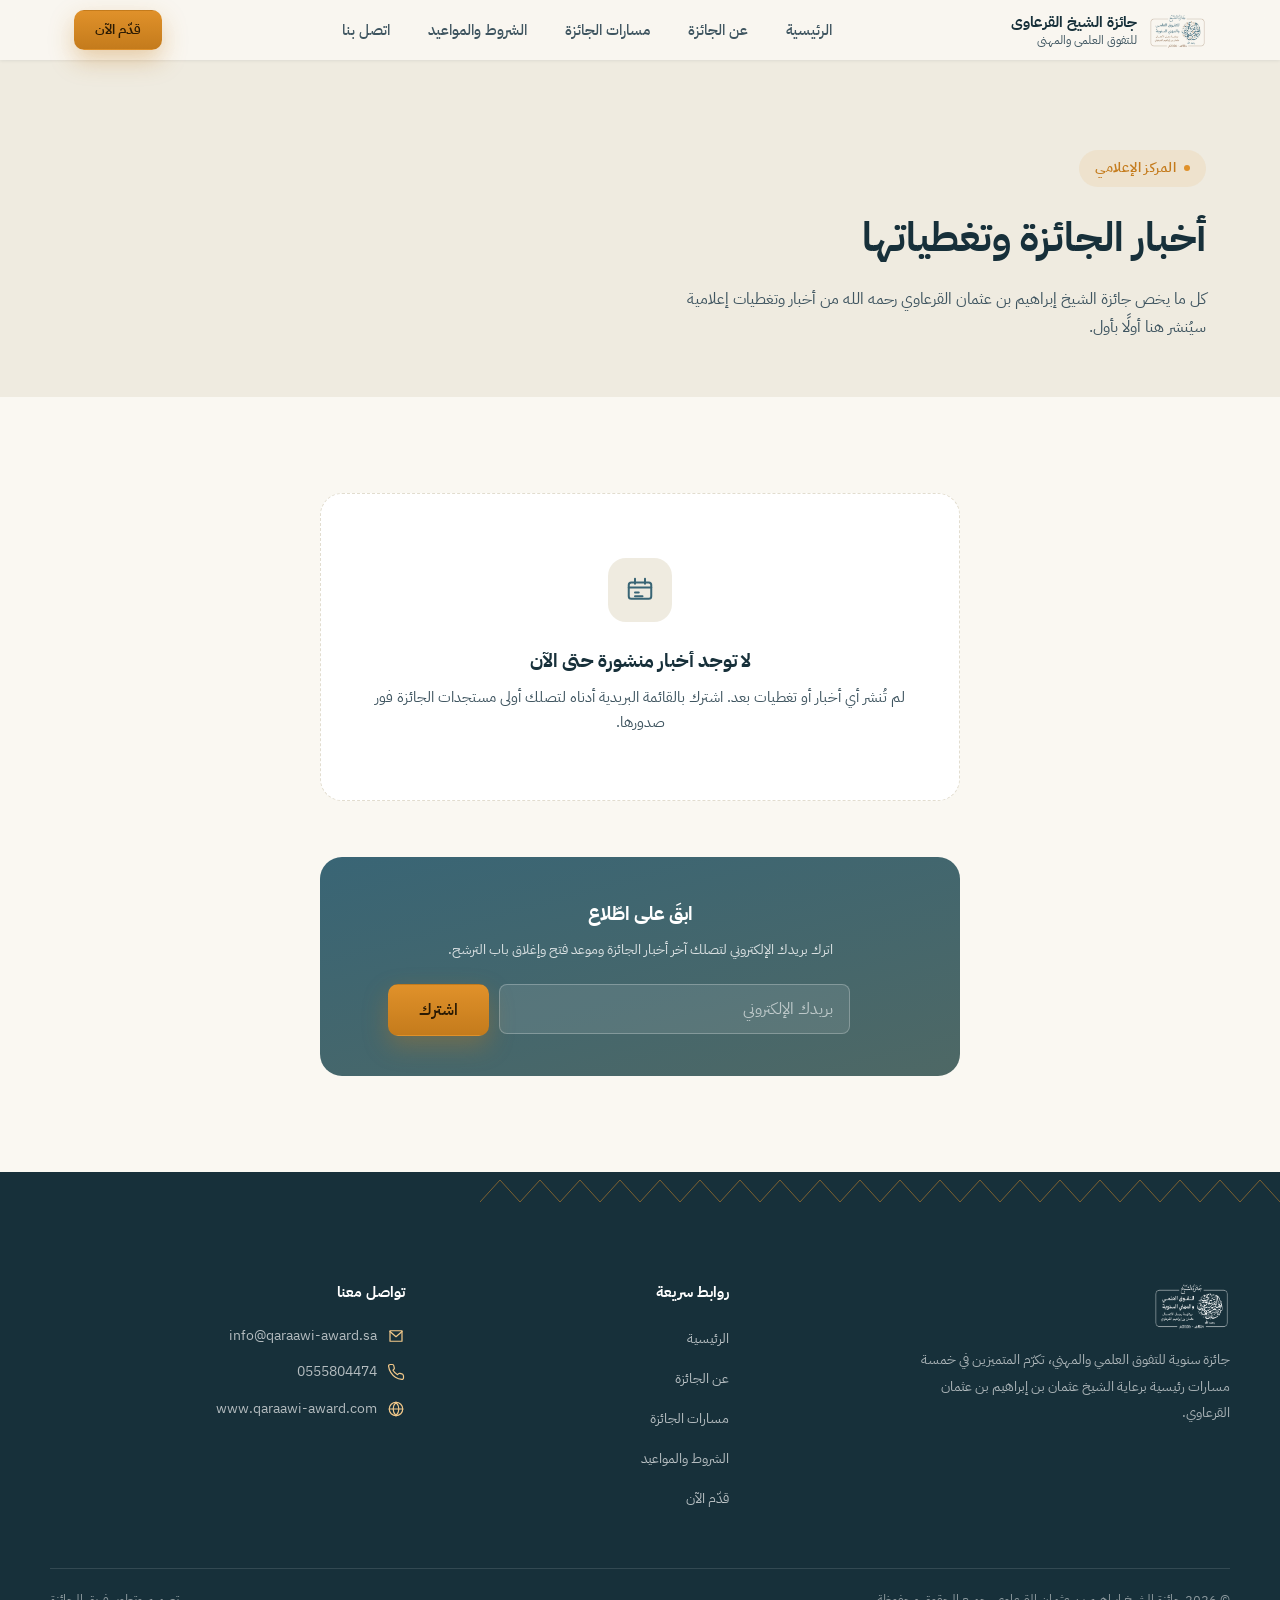
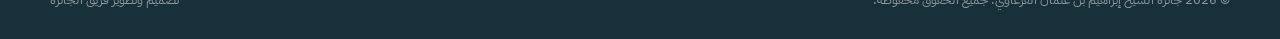
<file: media.html>
<!doctype html>
<html lang="ar" dir="rtl">
<head>
<meta charset="UTF-8">
<meta name="viewport" content="width=device-width, initial-scale=1.0">
<title>المركز الإعلامي — جائزة الشيخ إبراهيم بن عثمان القرعاوي</title>
<meta name="description" content="المركز الإعلامي لجائزة الشيخ إبراهيم بن عثمان بن محمد القرعاوي رحمه الله — الأخبار والتغطيات الخاصة بالجائزة.">
<link rel="preconnect" href="https://fonts.googleapis.com">
<link rel="preconnect" href="https://fonts.gstatic.com" crossorigin>
<link href="https://fonts.googleapis.com/css2?family=IBM+Plex+Sans+Arabic:wght@400;500;600;700&display=swap" rel="stylesheet">
<link rel="stylesheet" href="css/legacy.css">
<link rel="icon" type="image/png" href="assets/img/logo.png">
</head>
<body>

<div class="top-fixed-wrap">
  <header class="site-header is-scrolled" id="siteHeader">
    <div class="container">
      <a href="index.html" class="brand">
        <img src="assets/img/logo.png" alt="شعار جائزة الشيخ إبراهيم بن عثمان القرعاوي">
        <span class="brand-text">
          <strong>جائزة الشيخ القرعاوي</strong>
          <span>للتفوق العلمي والمهني</span>
        </span>
      </a>
      <nav class="nav-links" id="navLinks">
        <a href="index.html#top">الرئيسية</a>
        <a href="index.html#about">عن الجائزة</a>
        <a href="index.html#tracks">مسارات الجائزة</a>
        <a href="index.html#conditions">الشروط والمواعيد</a>
        <a href="contact.html">اتصل بنا</a>
      </nav>
      <div class="header-actions">
        <a href="apply.html" class="btn btn--gold btn--sm">
          <span class="btn-label-full">قدّم الآن</span>
        </a>
        <button class="nav-toggle" id="navToggle" aria-label="فتح القائمة" aria-expanded="false">
          <span></span><span></span><span></span>
        </button>
      </div>
    </div>
  </header>
</div>

<main>
  <section class="page-header">
    <div class="container">
      <span class="eyebrow">المركز الإعلامي</span>
      <h1>أخبار الجائزة وتغطياتها</h1>
      <p>كل ما يخص جائزة الشيخ إبراهيم بن عثمان القرعاوي رحمه الله من أخبار وتغطيات إعلامية سيُنشر هنا أولًا بأول.</p>
    </div>
  </section>

  <section class="section">
    <div class="container">
      <div class="newsroom-empty" data-reveal>
        <div class="newsroom-empty-icon">
          <svg viewBox="0 0 24 24" fill="none" stroke="currentColor" stroke-width="1.6" stroke-linecap="round" stroke-linejoin="round">
            <rect x="3" y="6" width="18" height="13" rx="2"/>
            <path d="M8 3v4M16 3v4M3 10h18M8 14h3M8 17h6"/>
          </svg>
        </div>
        <h3>لا توجد أخبار منشورة حتى الآن</h3>
        <p>لم تُنشر أي أخبار أو تغطيات بعد. اشترك بالقائمة البريدية أدناه لتصلك أولى مستجدات الجائزة فور صدورها.</p>
      </div>

      <div class="newsletter-card" data-reveal>
        <h3>ابقَ على اطّلاع</h3>
        <p>اترك بريدك الإلكتروني لتصلك آخر أخبار الجائزة وموعد فتح وإغلاق باب الترشح.</p>
        <form class="newsletter-form" id="newsletterForm">
          <input type="email" id="newsletterEmail" placeholder="بريدك الإلكتروني" required>
          <button type="submit" class="btn btn--gold">اشترك</button>
        </form>
        <p class="newsletter-msg" id="newsletterMsg">تم تسجيل بريدك بنجاح، شكرًا لمتابعتك.</p>
      </div>
    </div>
  </section>
</main>

<footer class="site-footer" id="footer">
  <svg class="footer-pattern" viewBox="0 0 800 34" preserveAspectRatio="none" aria-hidden="true">
    <g fill="none" stroke="#e0912a" stroke-width="1">
      <path d="M0 30 L20 8 L40 30 L60 8 L80 30 L100 8 L120 30 L140 8 L160 30 L180 8 L200 30 L220 8 L240 30 L260 8 L280 30 L300 8 L320 30 L340 8 L360 30 L380 8 L400 30 L420 8 L440 30 L460 8 L480 30 L500 8 L520 30 L540 8 L560 30 L580 8 L600 30 L620 8 L640 30 L660 8 L680 30 L700 8 L720 30 L740 8 L760 30 L780 8 L800 30"/>
    </g>
  </svg>
  <div class="container footer-top">
    <div class="footer-brand">
      <img src="assets/img/logo-white.png" alt="شعار جائزة الشيخ إبراهيم بن عثمان القرعاوي">
      <p>جائزة سنوية للتفوق العلمي والمهني، تكرّم المتميزين في خمسة مسارات رئيسية برعاية الشيخ عثمان بن إبراهيم بن عثمان القرعاوي.</p>
    </div>
    <div class="footer-col">
      <h4>روابط سريعة</h4>
      <ul>
        <li><a href="index.html#top">الرئيسية</a></li>
        <li><a href="index.html#about">عن الجائزة</a></li>
        <li><a href="index.html#tracks">مسارات الجائزة</a></li>
        <li><a href="index.html#conditions">الشروط والمواعيد</a></li>
        <li><a href="apply.html">قدّم الآن</a></li>
      </ul>
    </div>
    <div class="footer-col">
      <h4>تواصل معنا</h4>
      <ul class="footer-contact">
        <li>
          <svg viewBox="0 0 24 24" fill="none" stroke="currentColor" stroke-width="1.6" stroke-linecap="round" stroke-linejoin="round"><path d="M4 5h16v14H4z"/><path d="m4 6 8 7 8-7"/></svg>
          <a href="mailto:info@qaraawi-award.sa">info@qaraawi-award.sa</a>
        </li>
        <li>
          <svg viewBox="0 0 24 24" fill="none" stroke="currentColor" stroke-width="1.6" stroke-linecap="round" stroke-linejoin="round"><path d="M22 16.9v3a2 2 0 0 1-2.2 2 19.8 19.8 0 0 1-8.6-3 19.5 19.5 0 0 1-6-6A19.8 19.8 0 0 1 2.1 4.2 2 2 0 0 1 4.1 2h3a2 2 0 0 1 2 1.7c.1.9.3 1.8.6 2.6a2 2 0 0 1-.5 2.1L8 9.6a16 16 0 0 0 6 6l1.2-1.2a2 2 0 0 1 2.1-.5c.8.3 1.7.5 2.6.6a2 2 0 0 1 1.7 2Z"/></svg>
          <a href="tel:0555804474" dir="ltr">0555804474</a>
        </li>
        <li>
          <svg viewBox="0 0 24 24" fill="none" stroke="currentColor" stroke-width="1.6" stroke-linecap="round" stroke-linejoin="round"><circle cx="12" cy="12" r="9"/><path d="M3 12h18M12 3c2.5 2.6 3.8 5.9 3.8 9s-1.3 6.4-3.8 9c-2.5-2.6-3.8-5.9-3.8-9S9.5 5.6 12 3Z"/></svg>
          <a href="https://www.qaraawi-award.com" dir="ltr">www.qaraawi-award.com</a>
        </li>
      </ul>
    </div>
  </div>
  <div class="container footer-bottom">
    <span>© 2026 جائزة الشيخ إبراهيم بن عثمان القرعاوي. جميع الحقوق محفوظة.</span>
    <span>تصميم وتطوير فريق الجائزة</span>
  </div>
</footer>

<script src="js/main.js"></script>
<script>
document.getElementById("newsletterForm").addEventListener("submit", function(e){
  e.preventDefault();
  var msg = document.getElementById("newsletterMsg");
  msg.classList.add("is-visible");
  this.reset();
});
</script>
</body>
</html>
</file>
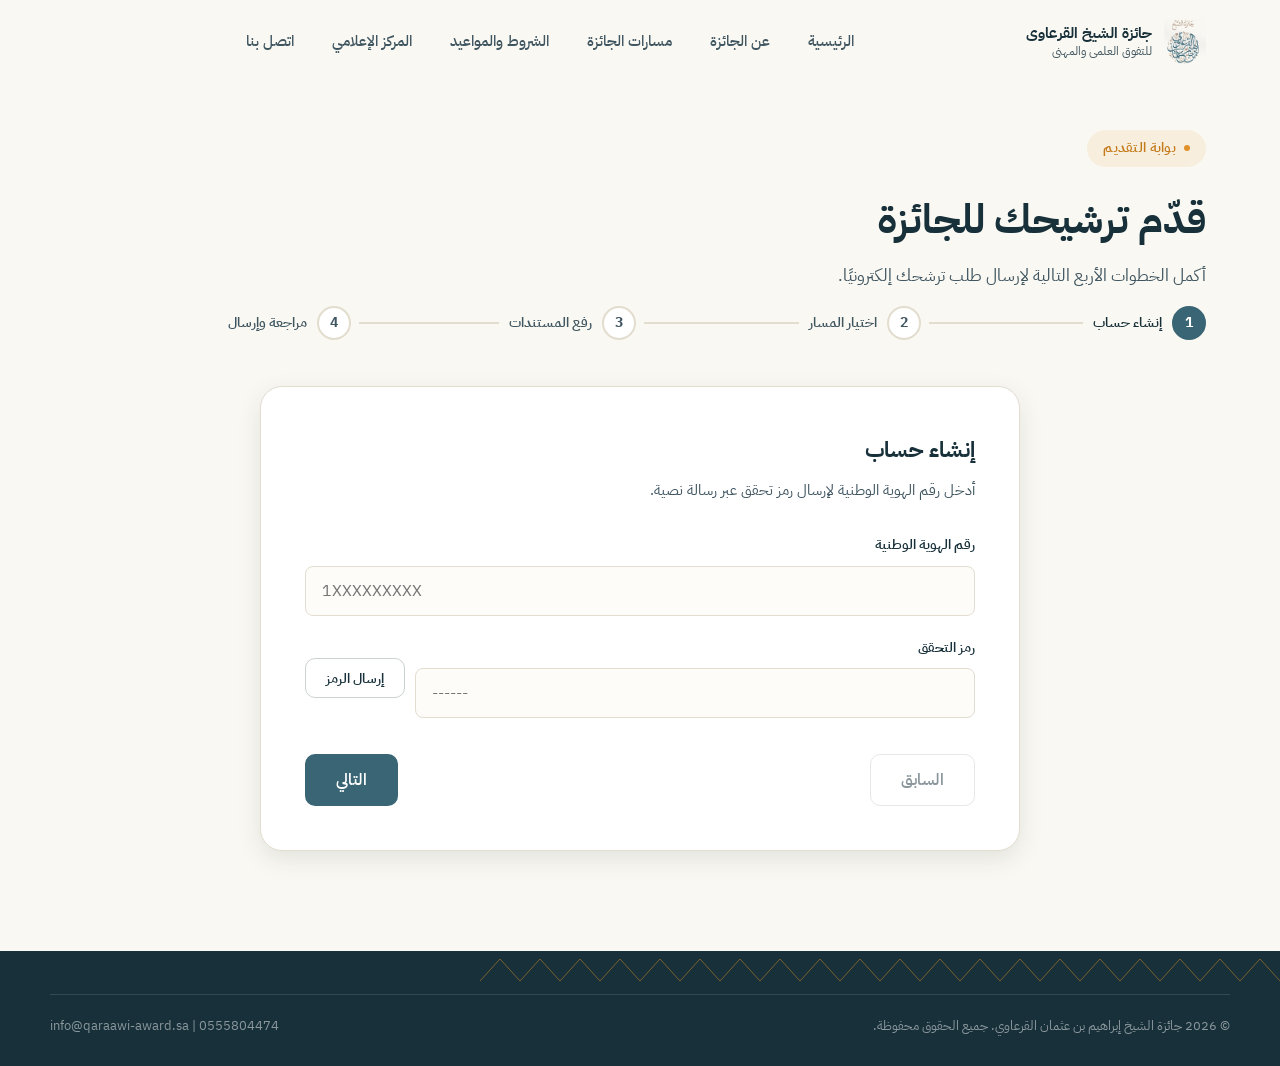
<file: old/apply.html>
<!doctype html>
<html lang="ar" dir="rtl">
<head>
<meta charset="UTF-8">
<meta name="viewport" content="width=device-width, initial-scale=1.0">
<title>بوابة التقديم — جائزة الشيخ إبراهيم بن عثمان القرعاوي</title>
<meta name="description" content="بوابة التقديم الإلكترونية لجائزة الشيخ إبراهيم بن عثمان بن محمد القرعاوي رحمه الله للتفوق العلمي والمهني.">
<link rel="preconnect" href="https://fonts.googleapis.com">
<link rel="preconnect" href="https://fonts.gstatic.com" crossorigin>
<link href="https://fonts.googleapis.com/css2?family=IBM+Plex+Sans+Arabic:wght@400;500;600;700&display=swap" rel="stylesheet">
<link rel="stylesheet" href="css/style.css">
<link rel="icon" type="image/png" href="assets/img/logo.png">
</head>
<body>

<!-- ===================== الشريط العلوي ===================== -->
<div class="top-fixed-wrap">
  <header class="site-header is-scrolled" id="siteHeader">
    <div class="container">
      <a href="index.html" class="brand">
        <img src="assets/img/logo.png" alt="شعار جائزة الشيخ إبراهيم بن عثمان القرعاوي">
        <span class="brand-text">
          <strong>جائزة الشيخ القرعاوي</strong>
          <span>للتفوق العلمي والمهني</span>
        </span>
      </a>
      <nav class="nav-links" id="navLinks">
        <a href="index.html#top">الرئيسية</a>
        <a href="index.html#about">عن الجائزة</a>
        <a href="index.html#tracks">مسارات الجائزة</a>
        <a href="index.html#conditions">الشروط والمواعيد</a>
        <a href="media.html">المركز الإعلامي</a>
        <a href="contact.html">اتصل بنا</a>
      </nav>
      <div class="header-actions">
        <button class="nav-toggle" id="navToggle" aria-label="فتح القائمة" aria-expanded="false">
          <span></span><span></span><span></span>
        </button>
      </div>
    </div>
  </header>
</div>

<main>
  <section class="portal-header">
    <div class="container">
      <span class="eyebrow">بوابة التقديم</span>
      <h1 class="section-title" style="margin-bottom:6px;">قدّم ترشيحك للجائزة</h1>
      <p class="section-desc">أكمل الخطوات الأربع التالية لإرسال طلب ترشحك إلكترونيًا.</p>
    </div>
  </section>

  <section class="portal-shell">
    <div class="container">

      <!-- شريط الخطوات -->
      <div class="stepper" id="stepper">
        <div class="step-pill is-active" data-step-indicator="1">
          <span class="dot">1</span><span class="label">إنشاء حساب</span><span class="line"></span>
        </div>
        <div class="step-pill" data-step-indicator="2">
          <span class="dot">2</span><span class="label">اختيار المسار</span><span class="line"></span>
        </div>
        <div class="step-pill" data-step-indicator="3">
          <span class="dot">3</span><span class="label">رفع المستندات</span><span class="line"></span>
        </div>
        <div class="step-pill" data-step-indicator="4">
          <span class="dot">4</span><span class="label">مراجعة وإرسال</span>
        </div>
      </div>

      <form class="portal-card" id="portalForm" novalidate>

        <!-- ============ الخطوة 1: إنشاء حساب ============ -->
        <div class="portal-step is-active" data-step="1">
          <h2>إنشاء حساب</h2>
          <p class="step-desc">أدخل رقم الهوية الوطنية لإرسال رمز تحقق عبر رسالة نصية.</p>

          <div class="field" id="fieldNationalId">
            <label for="nationalId">رقم الهوية الوطنية</label>
            <input type="text" id="nationalId" inputmode="numeric" maxlength="10" placeholder="1XXXXXXXXX" dir="ltr">
            <p class="field-error">يرجى إدخال رقم هوية صحيح مكوّن من 10 أرقام.</p>
          </div>

          <div class="otp-row">
            <div class="field" id="fieldOtp">
              <label for="otp">رمز التحقق</label>
              <input type="text" id="otp" inputmode="numeric" maxlength="6" placeholder="------" dir="ltr">
              <p class="field-error">يرجى إدخال رمز التحقق المرسل إليك.</p>
            </div>
            <button type="button" class="btn btn--outline btn--sm" id="sendOtpBtn" style="margin-bottom:20px;">إرسال الرمز</button>
          </div>
          <p class="field-hint" id="otpStatus"></p>
        </div>

        <!-- ============ الخطوة 2: اختيار المسار ============ -->
        <div class="portal-step" data-step="2">
          <h2>اختيار المسار</h2>
          <p class="step-desc">اختر مسار الجائزة الأقرب لإنجازك.</p>

          <div class="track-select-grid" id="trackSelectGrid">
            <label class="track-option" style="--accent:#389387">
              <input type="radio" name="track" value="القرآن الكريم">
              <span class="track-icon"><svg viewBox="0 0 24 24" fill="none" stroke="currentColor" stroke-width="1.6" stroke-linecap="round" stroke-linejoin="round"><path d="M4 5.5C6 4.2 9 4 12 5v14c-3-1-6-.8-8 .5V5.5Z"/><path d="M20 5.5C18 4.2 15 4 12 5v14c3-1 6-.8 8 .5V5.5Z"/></svg></span>
              <strong>القرآن الكريم</strong>
              <span>حفظ وتلاوة وتفسير</span>
            </label>
            <label class="track-option" style="--accent:#924a22">
              <input type="radio" name="track" value="السنة النبوية">
              <span class="track-icon"><svg viewBox="0 0 24 24" fill="none" stroke="currentColor" stroke-width="1.6" stroke-linecap="round" stroke-linejoin="round"><path d="M7 3c-1.7 1.2-2.5 2.7-2.5 4.5S5.3 10.8 7 12"/><rect x="7" y="4" width="12" height="16" rx="2"/><path d="M11 9h5M11 13h5"/></svg></span>
              <strong>السنة النبوية</strong>
              <span>الحفظ والعلوم الحديثية</span>
            </label>
            <label class="track-option" style="--accent:#bd9864">
              <input type="radio" name="track" value="التفوق الدراسي">
              <span class="track-icon"><svg viewBox="0 0 24 24" fill="none" stroke="currentColor" stroke-width="1.6" stroke-linecap="round" stroke-linejoin="round"><path d="M2 9 12 4l10 5-10 5-10-5Z"/><path d="M6 11.5V16c0 1.7 2.7 3 6 3s6-1.3 6-3v-4.5"/><path d="M22 9v6"/></svg></span>
              <strong>التفوق الدراسي</strong>
              <span>التفوق الأكاديمي والجامعي</span>
            </label>
            <label class="track-option" style="--accent:#4e6865">
              <input type="radio" name="track" value="الإبداع العلمي">
              <span class="track-icon"><svg viewBox="0 0 24 24" fill="none" stroke="currentColor" stroke-width="1.6" stroke-linecap="round" stroke-linejoin="round"><path d="M9 18h6M10 21h4"/><path d="M12 3a6 6 0 0 0-4 10.5c.6.6 1 1.4 1 2.5h6c0-1.1.4-1.9 1-2.5A6 6 0 0 0 12 3Z"/></svg></span>
              <strong>الإبداع العلمي</strong>
              <span>الابتكارات والبحوث والعلماء</span>
            </label>
            <label class="track-option" style="--accent:#7e8772">
              <input type="radio" name="track" value="الخدمة المجتمعية">
              <span class="track-icon"><svg viewBox="0 0 24 24" fill="none" stroke="currentColor" stroke-width="1.6" stroke-linecap="round" stroke-linejoin="round"><path d="M12 21s-7-4.5-9.5-9C.7 8.4 2.4 5 6 5c2 0 3.3 1 4 2 .7-1 2-2 4-2 3.6 0 5.3 3.4 3.5 7-2.5 4.5-9.5 9-9.5 9Z"/></svg></span>
              <strong>الخدمة المجتمعية</strong>
              <span>المبادرات والأعمال المجتمعية</span>
            </label>
          </div>
          <p class="field-error" id="trackError">يرجى اختيار مسار واحد للمتابعة.</p>
        </div>

        <!-- ============ الخطوة 3: رفع المستندات ============ -->
        <div class="portal-step" data-step="3">
          <h2>رفع المستندات</h2>
          <p class="step-desc">أرفق المستندات التي تثبت إنجازك في المسار المختار.</p>

          <ul class="doc-required-list">
            <li>صورة من الهوية الوطنية سارية المفعول.</li>
            <li>ما يثبت الإنجاز (شهادات، خطابات شكر، تقارير، أبحاث منشورة... إلخ).</li>
            <li>السيرة الذاتية محدثة (اختياري).</li>
          </ul>

          <div class="upload-box" id="uploadBox">
            <svg viewBox="0 0 24 24" fill="none" stroke="currentColor" stroke-width="1.6" stroke-linecap="round" stroke-linejoin="round"><path d="M12 15V4M8 8l4-4 4 4"/><path d="M4 15v3a2 2 0 0 0 2 2h12a2 2 0 0 0 2-2v-3"/></svg>
            <strong>اسحب الملفات هنا أو اضغط للاختيار</strong>
            <span>PDF, JPG, PNG — بحد أقصى 10 ميغابايت لكل ملف</span>
            <input type="file" id="fileInput" multiple hidden accept=".pdf,.jpg,.jpeg,.png">
          </div>
          <ul class="upload-list" id="uploadList"></ul>
          <p class="field-error" id="uploadError">يرجى إرفاق مستند واحد على الأقل للمتابعة.</p>
        </div>

        <!-- ============ الخطوة 4: مراجعة وإرسال ============ -->
        <div class="portal-step" data-step="4">
          <h2>مراجعة وإرسال</h2>
          <p class="step-desc">تأكد من صحة بياناتك قبل إرسال الطلب نهائيًا.</p>

          <div class="review-block">
            <h4>بيانات الحساب</h4>
            <div class="review-row"><span>رقم الهوية الوطنية</span><strong id="reviewNationalId">—</strong></div>
          </div>
          <div class="review-block">
            <h4>المسار المختار</h4>
            <div class="review-row"><span>مسار الجائزة</span><strong id="reviewTrack">—</strong></div>
          </div>
          <div class="review-block">
            <h4>المستندات المرفقة</h4>
            <div class="review-row"><span>عدد الملفات</span><strong id="reviewFiles">0</strong></div>
          </div>

          <!-- حالة النجاح بعد الإرسال -->
          <div class="success-state" id="successState" hidden>
            <div class="success-icon">
              <svg viewBox="0 0 24 24" fill="none" stroke="currentColor" stroke-width="2" stroke-linecap="round" stroke-linejoin="round"><path d="M20 6 9 17l-5-5"/></svg>
            </div>
            <h2>تم إرسال طلبك بنجاح</h2>
            <p class="step-desc">احتفظ برقم المتابعة التالي لمراجعة حالة طلبك لاحقًا.</p>
            <div class="tracking-box">
              <span id="trackingNumber">QA-2026-000000</span>
              <button type="button" id="copyTrackingBtn">نسخ</button>
            </div>
            <div>
              <a href="index.html" class="btn btn--outline">العودة إلى الرئيسية</a>
            </div>
          </div>
        </div>

        <!-- ============ أزرار التنقل ============ -->
        <div class="portal-nav" id="portalNav">
          <button type="button" class="btn btn--outline" id="prevBtn" disabled>السابق</button>
          <button type="button" class="btn btn--teal" id="nextBtn">التالي</button>
          <button type="submit" class="btn btn--gold" id="submitBtn" hidden>إرسال الطلب</button>
        </div>

      </form>
    </div>
  </section>
</main>

<footer class="site-footer">
  <svg class="footer-pattern" viewBox="0 0 800 34" preserveAspectRatio="none" aria-hidden="true">
    <g fill="none" stroke="#e0912a" stroke-width="1">
      <path d="M0 30 L20 8 L40 30 L60 8 L80 30 L100 8 L120 30 L140 8 L160 30 L180 8 L200 30 L220 8 L240 30 L260 8 L280 30 L300 8 L320 30 L340 8 L360 30 L380 8 L400 30 L420 8 L440 30 L460 8 L480 30 L500 8 L520 30 L540 8 L560 30 L580 8 L600 30 L620 8 L640 30 L660 8 L680 30 L700 8 L720 30 L740 8 L760 30 L780 8 L800 30"/>
    </g>
  </svg>
  <div class="container footer-bottom">
    <span>© 2026 جائزة الشيخ إبراهيم بن عثمان القرعاوي. جميع الحقوق محفوظة.</span>
    <span>info@qaraawi-award.sa | 0555804474</span>
  </div>
</footer>

<script src="js/main.js"></script>
<script src="js/apply.js"></script>
</body>
</html>
</file>
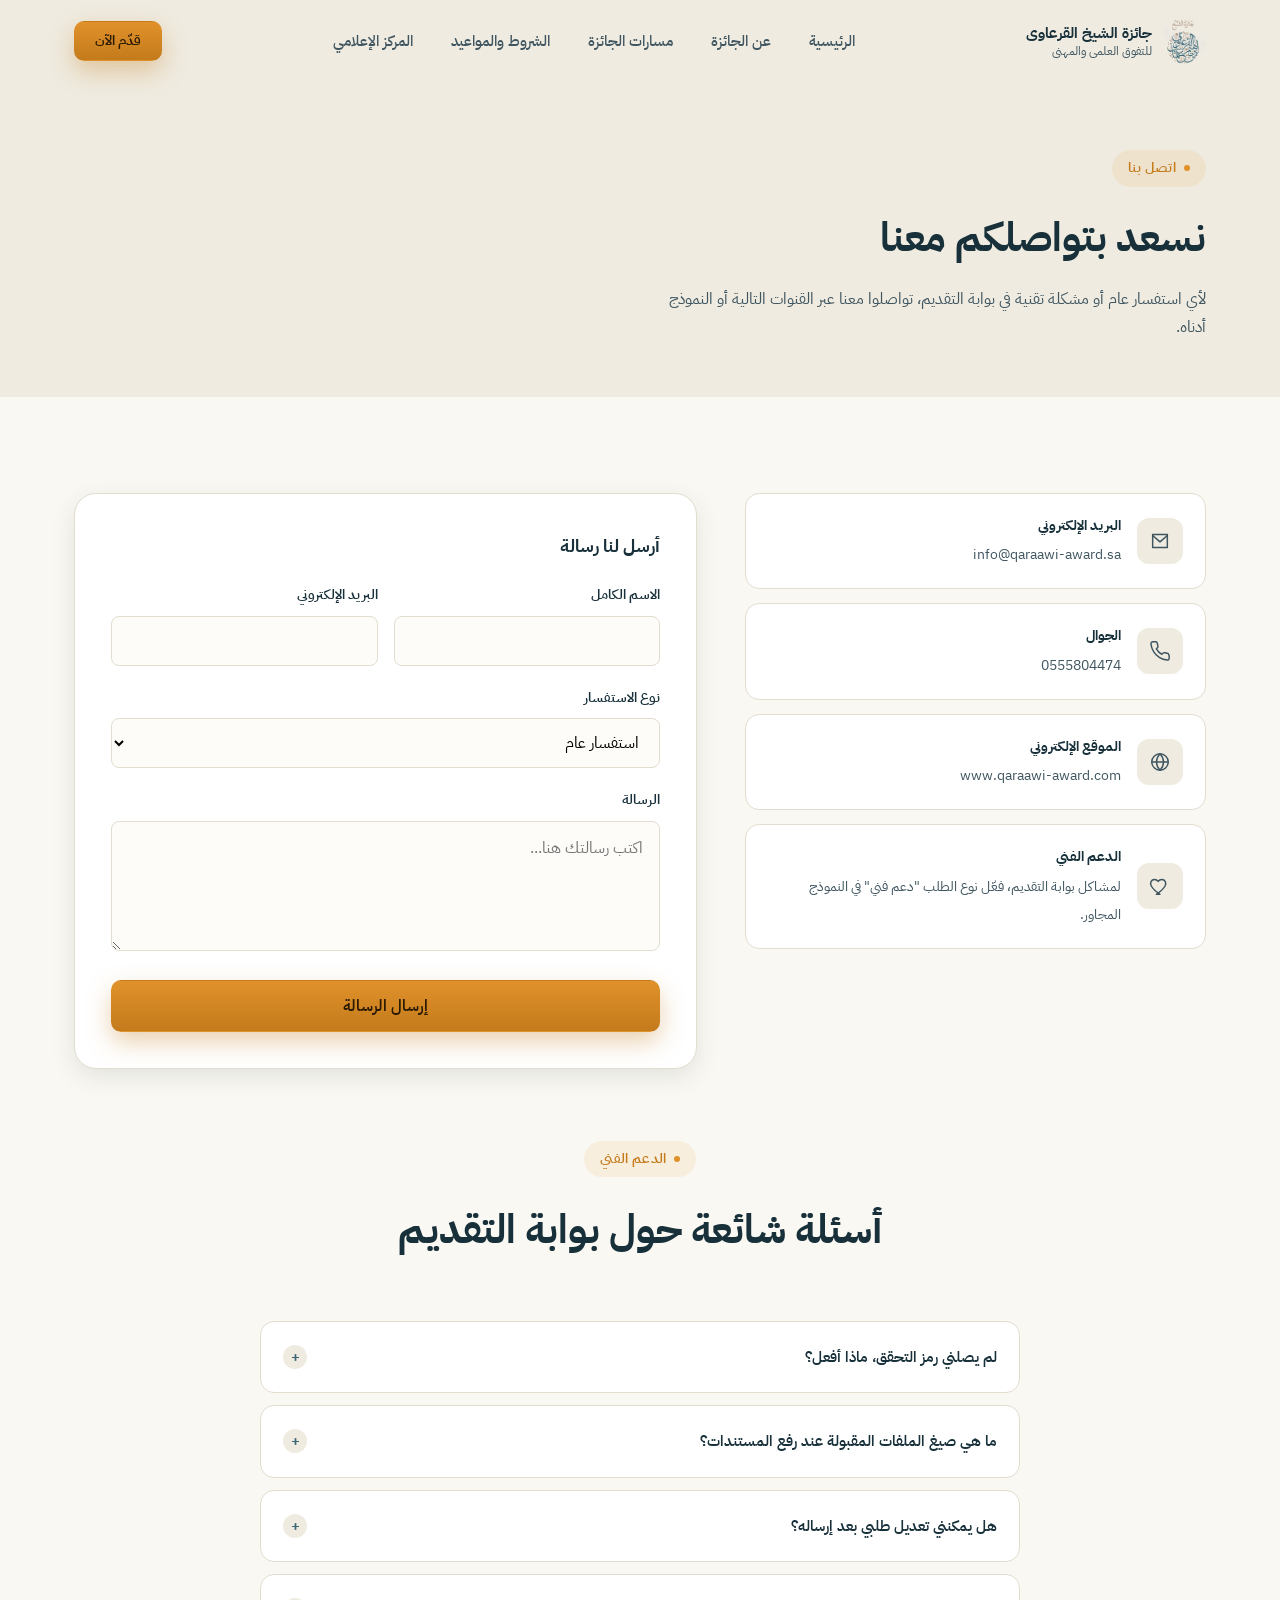
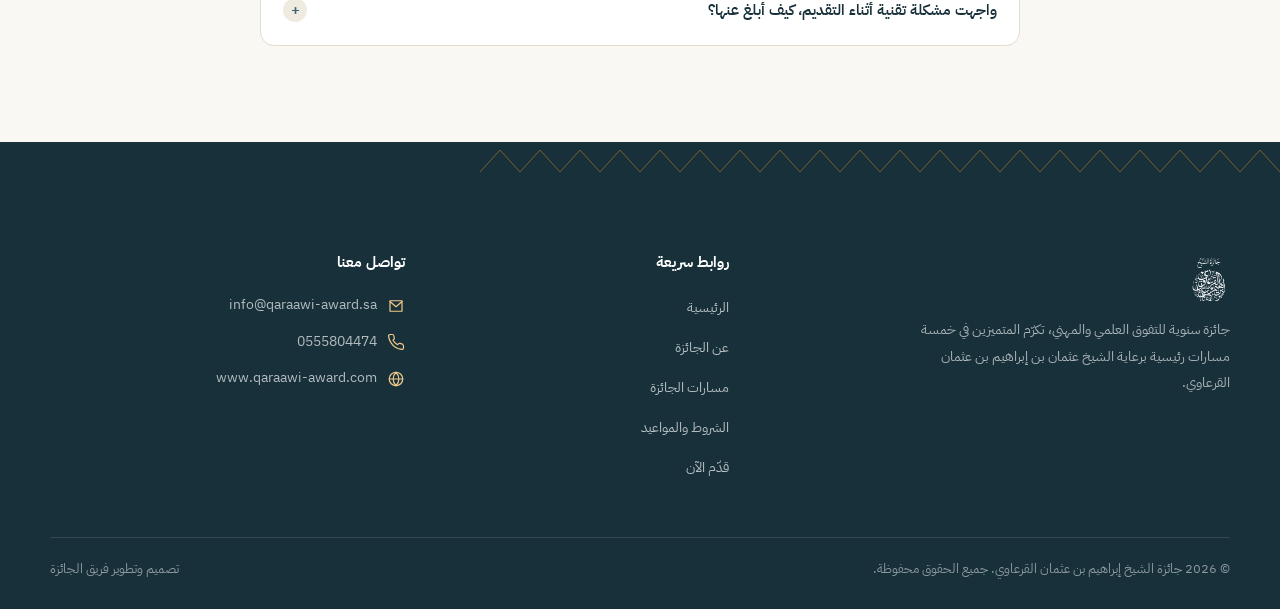
<file: old/contact.html>
<!doctype html>
<html lang="ar" dir="rtl">
<head>
<meta charset="UTF-8">
<meta name="viewport" content="width=device-width, initial-scale=1.0">
<title>اتصل بنا — جائزة الشيخ إبراهيم بن عثمان القرعاوي</title>
<meta name="description" content="تواصل مع فريق جائزة الشيخ إبراهيم بن عثمان بن محمد القرعاوي رحمه الله للاستفسارات العامة والدعم الفني.">
<link rel="preconnect" href="https://fonts.googleapis.com">
<link rel="preconnect" href="https://fonts.gstatic.com" crossorigin>
<link href="https://fonts.googleapis.com/css2?family=IBM+Plex+Sans+Arabic:wght@400;500;600;700&display=swap" rel="stylesheet">
<link rel="stylesheet" href="css/style.css">
<link rel="icon" type="image/png" href="assets/img/logo.png">
</head>
<body>

<div class="top-fixed-wrap">
  <header class="site-header is-scrolled" id="siteHeader">
    <div class="container">
      <a href="index.html" class="brand">
        <img src="assets/img/logo.png" alt="شعار جائزة الشيخ إبراهيم بن عثمان القرعاوي">
        <span class="brand-text">
          <strong>جائزة الشيخ القرعاوي</strong>
          <span>للتفوق العلمي والمهني</span>
        </span>
      </a>
      <nav class="nav-links" id="navLinks">
        <a href="index.html#top">الرئيسية</a>
        <a href="index.html#about">عن الجائزة</a>
        <a href="index.html#tracks">مسارات الجائزة</a>
        <a href="index.html#conditions">الشروط والمواعيد</a>
        <a href="media.html">المركز الإعلامي</a>
      </nav>
      <div class="header-actions">
        <a href="apply.html" class="btn btn--gold btn--sm">
          <span class="btn-label-full">قدّم الآن</span>
        </a>
        <button class="nav-toggle" id="navToggle" aria-label="فتح القائمة" aria-expanded="false">
          <span></span><span></span><span></span>
        </button>
      </div>
    </div>
  </header>
</div>

<main>
  <section class="page-header">
    <div class="container">
      <span class="eyebrow">اتصل بنا</span>
      <h1>نسعد بتواصلكم معنا</h1>
      <p>لأي استفسار عام أو مشكلة تقنية في بوابة التقديم، تواصلوا معنا عبر القنوات التالية أو النموذج أدناه.</p>
    </div>
  </section>

  <section class="section">
    <div class="container contact-grid">

      <div class="contact-cards" data-reveal>
        <div class="contact-card">
          <span class="contact-card-icon">
            <svg viewBox="0 0 24 24" fill="none" stroke="currentColor" stroke-width="1.6" stroke-linecap="round" stroke-linejoin="round"><path d="M4 5h16v14H4z"/><path d="m4 6 8 7 8-7"/></svg>
          </span>
          <div>
            <strong>البريد الإلكتروني</strong>
            <a href="mailto:info@qaraawi-award.sa">info@qaraawi-award.sa</a>
          </div>
        </div>
        <div class="contact-card">
          <span class="contact-card-icon">
            <svg viewBox="0 0 24 24" fill="none" stroke="currentColor" stroke-width="1.6" stroke-linecap="round" stroke-linejoin="round"><path d="M22 16.9v3a2 2 0 0 1-2.2 2 19.8 19.8 0 0 1-8.6-3 19.5 19.5 0 0 1-6-6A19.8 19.8 0 0 1 2.1 4.2 2 2 0 0 1 4.1 2h3a2 2 0 0 1 2 1.7c.1.9.3 1.8.6 2.6a2 2 0 0 1-.5 2.1L8 9.6a16 16 0 0 0 6 6l1.2-1.2a2 2 0 0 1 2.1-.5c.8.3 1.7.5 2.6.6a2 2 0 0 1 1.7 2Z"/></svg>
          </span>
          <div>
            <strong>الجوال</strong>
            <a href="tel:0555804474" dir="ltr">0555804474</a>
          </div>
        </div>
        <div class="contact-card">
          <span class="contact-card-icon">
            <svg viewBox="0 0 24 24" fill="none" stroke="currentColor" stroke-width="1.6" stroke-linecap="round" stroke-linejoin="round"><circle cx="12" cy="12" r="9"/><path d="M3 12h18M12 3c2.5 2.6 3.8 5.9 3.8 9s-1.3 6.4-3.8 9c-2.5-2.6-3.8-5.9-3.8-9S9.5 5.6 12 3Z"/></svg>
          </span>
          <div>
            <strong>الموقع الإلكتروني</strong>
            <a href="https://www.qaraawi-award.com" dir="ltr">www.qaraawi-award.com</a>
          </div>
        </div>
        <div class="contact-card">
          <span class="contact-card-icon">
            <svg viewBox="0 0 24 24" fill="none" stroke="currentColor" stroke-width="1.6" stroke-linecap="round" stroke-linejoin="round"><path d="M12 21s-7-4.5-9.5-9C.7 8.4 2.4 5 6 5c2 0 3.3 1 4 2 .7-1 2-2 4-2 3.6 0 5.3 3.4 3.5 7-2.5 4.5-9.5 9-9.5 9Z"/></svg>
          </span>
          <div>
            <strong>الدعم الفني</strong>
            <span>لمشاكل بوابة التقديم، فعّل نوع الطلب "دعم فني" في النموذج المجاور.</span>
          </div>
        </div>
      </div>

      <div class="contact-form-card" data-reveal>
        <h3>أرسل لنا رسالة</h3>

        <form id="contactForm" novalidate>
          <div class="field-row">
            <div class="field">
              <label for="cName">الاسم الكامل</label>
              <input type="text" id="cName" required>
            </div>
            <div class="field">
              <label for="cEmail">البريد الإلكتروني</label>
              <input type="email" id="cEmail" required>
            </div>
          </div>

          <div class="field">
            <label for="cType">نوع الاستفسار</label>
            <select id="cType">
              <option value="عام">استفسار عام</option>
              <option value="دعم فني">دعم فني — بوابة التقديم</option>
              <option value="تقديم">استفسار عن التقديم على الجائزة</option>
              <option value="إعلامي">استفسار إعلامي</option>
            </select>
          </div>

          <div class="field">
            <label for="cMessage">الرسالة</label>
            <textarea id="cMessage" required placeholder="اكتب رسالتك هنا..."></textarea>
          </div>

          <button type="submit" class="btn btn--gold btn--block">إرسال الرسالة</button>
        </form>

        <div class="contact-success" id="contactSuccess">
          <div class="success-icon">
            <svg viewBox="0 0 24 24" fill="none" stroke="currentColor" stroke-width="2" stroke-linecap="round" stroke-linejoin="round"><path d="M20 6 9 17l-5-5"/></svg>
          </div>
          <h3>تم إرسال رسالتك بنجاح</h3>
          <p>سنقوم بالرد عليك عبر بريدك الإلكتروني في أقرب وقت ممكن.</p>
        </div>
      </div>
    </div>

    <div class="container faq-section">
      <div class="section-head section-head--center" data-reveal>
        <span class="eyebrow">الدعم الفني</span>
        <h2 class="section-title">أسئلة شائعة حول بوابة التقديم</h2>
      </div>
      <div class="faq-list" data-reveal>
        <details class="faq-item">
          <summary>لم يصلني رمز التحقق، ماذا أفعل؟<span class="faq-plus">+</span></summary>
          <p>تأكد من صحة رقم الهوية الوطنية ثم اضغط "إعادة الإرسال" في خطوة إنشاء الحساب. إن استمرت المشكلة، تواصل معنا عبر البريد الإلكتروني مع ذكر رقم هويتك.</p>
        </details>
        <details class="faq-item">
          <summary>ما هي صيغ الملفات المقبولة عند رفع المستندات؟<span class="faq-plus">+</span></summary>
          <p>يقبل النظام ملفات PDF وJPG وPNG بحد أقصى 10 ميغابايت لكل ملف.</p>
        </details>
        <details class="faq-item">
          <summary>هل يمكنني تعديل طلبي بعد إرساله؟<span class="faq-plus">+</span></summary>
          <p>لتعديل طلب تم إرساله، يرجى التواصل معنا عبر البريد الإلكتروني مرفقًا برقم المتابعة الذي حصلت عليه بعد الإرسال.</p>
        </details>
        <details class="faq-item">
          <summary>واجهت مشكلة تقنية أثناء التقديم، كيف أبلغ عنها؟<span class="faq-plus">+</span></summary>
          <p>أرسل النموذج أعلاه مع اختيار نوع الاستفسار "دعم فني"، واذكر وصفًا للمشكلة والخطوة التي توقفت عندها لنتمكن من مساعدتك بسرعة.</p>
        </details>
      </div>
    </div>
  </section>
</main>

<footer class="site-footer" id="footer">
  <svg class="footer-pattern" viewBox="0 0 800 34" preserveAspectRatio="none" aria-hidden="true">
    <g fill="none" stroke="#e0912a" stroke-width="1">
      <path d="M0 30 L20 8 L40 30 L60 8 L80 30 L100 8 L120 30 L140 8 L160 30 L180 8 L200 30 L220 8 L240 30 L260 8 L280 30 L300 8 L320 30 L340 8 L360 30 L380 8 L400 30 L420 8 L440 30 L460 8 L480 30 L500 8 L520 30 L540 8 L560 30 L580 8 L600 30 L620 8 L640 30 L660 8 L680 30 L700 8 L720 30 L740 8 L760 30 L780 8 L800 30"/>
    </g>
  </svg>
  <div class="container footer-top">
    <div class="footer-brand">
      <img src="assets/img/logo-white.png" alt="شعار جائزة الشيخ إبراهيم بن عثمان القرعاوي">
      <p>جائزة سنوية للتفوق العلمي والمهني، تكرّم المتميزين في خمسة مسارات رئيسية برعاية الشيخ عثمان بن إبراهيم بن عثمان القرعاوي.</p>
    </div>
    <div class="footer-col">
      <h4>روابط سريعة</h4>
      <ul>
        <li><a href="index.html#top">الرئيسية</a></li>
        <li><a href="index.html#about">عن الجائزة</a></li>
        <li><a href="index.html#tracks">مسارات الجائزة</a></li>
        <li><a href="index.html#conditions">الشروط والمواعيد</a></li>
        <li><a href="apply.html">قدّم الآن</a></li>
      </ul>
    </div>
    <div class="footer-col">
      <h4>تواصل معنا</h4>
      <ul class="footer-contact">
        <li>
          <svg viewBox="0 0 24 24" fill="none" stroke="currentColor" stroke-width="1.6" stroke-linecap="round" stroke-linejoin="round"><path d="M4 5h16v14H4z"/><path d="m4 6 8 7 8-7"/></svg>
          <a href="mailto:info@qaraawi-award.sa">info@qaraawi-award.sa</a>
        </li>
        <li>
          <svg viewBox="0 0 24 24" fill="none" stroke="currentColor" stroke-width="1.6" stroke-linecap="round" stroke-linejoin="round"><path d="M22 16.9v3a2 2 0 0 1-2.2 2 19.8 19.8 0 0 1-8.6-3 19.5 19.5 0 0 1-6-6A19.8 19.8 0 0 1 2.1 4.2 2 2 0 0 1 4.1 2h3a2 2 0 0 1 2 1.7c.1.9.3 1.8.6 2.6a2 2 0 0 1-.5 2.1L8 9.6a16 16 0 0 0 6 6l1.2-1.2a2 2 0 0 1 2.1-.5c.8.3 1.7.5 2.6.6a2 2 0 0 1 1.7 2Z"/></svg>
          <a href="tel:0555804474" dir="ltr">0555804474</a>
        </li>
        <li>
          <svg viewBox="0 0 24 24" fill="none" stroke="currentColor" stroke-width="1.6" stroke-linecap="round" stroke-linejoin="round"><circle cx="12" cy="12" r="9"/><path d="M3 12h18M12 3c2.5 2.6 3.8 5.9 3.8 9s-1.3 6.4-3.8 9c-2.5-2.6-3.8-5.9-3.8-9S9.5 5.6 12 3Z"/></svg>
          <a href="https://www.qaraawi-award.com" dir="ltr">www.qaraawi-award.com</a>
        </li>
      </ul>
    </div>
  </div>
  <div class="container footer-bottom">
    <span>© 2026 جائزة الشيخ إبراهيم بن عثمان القرعاوي. جميع الحقوق محفوظة.</span>
    <span>تصميم وتطوير فريق الجائزة</span>
  </div>
</footer>

<script src="js/main.js"></script>
<script>
document.getElementById("contactForm").addEventListener("submit", function(e){
  e.preventDefault();
  this.hidden = true;
  document.getElementById("contactSuccess").classList.add("is-visible");
});
</script>
</body>
</html>
</file>
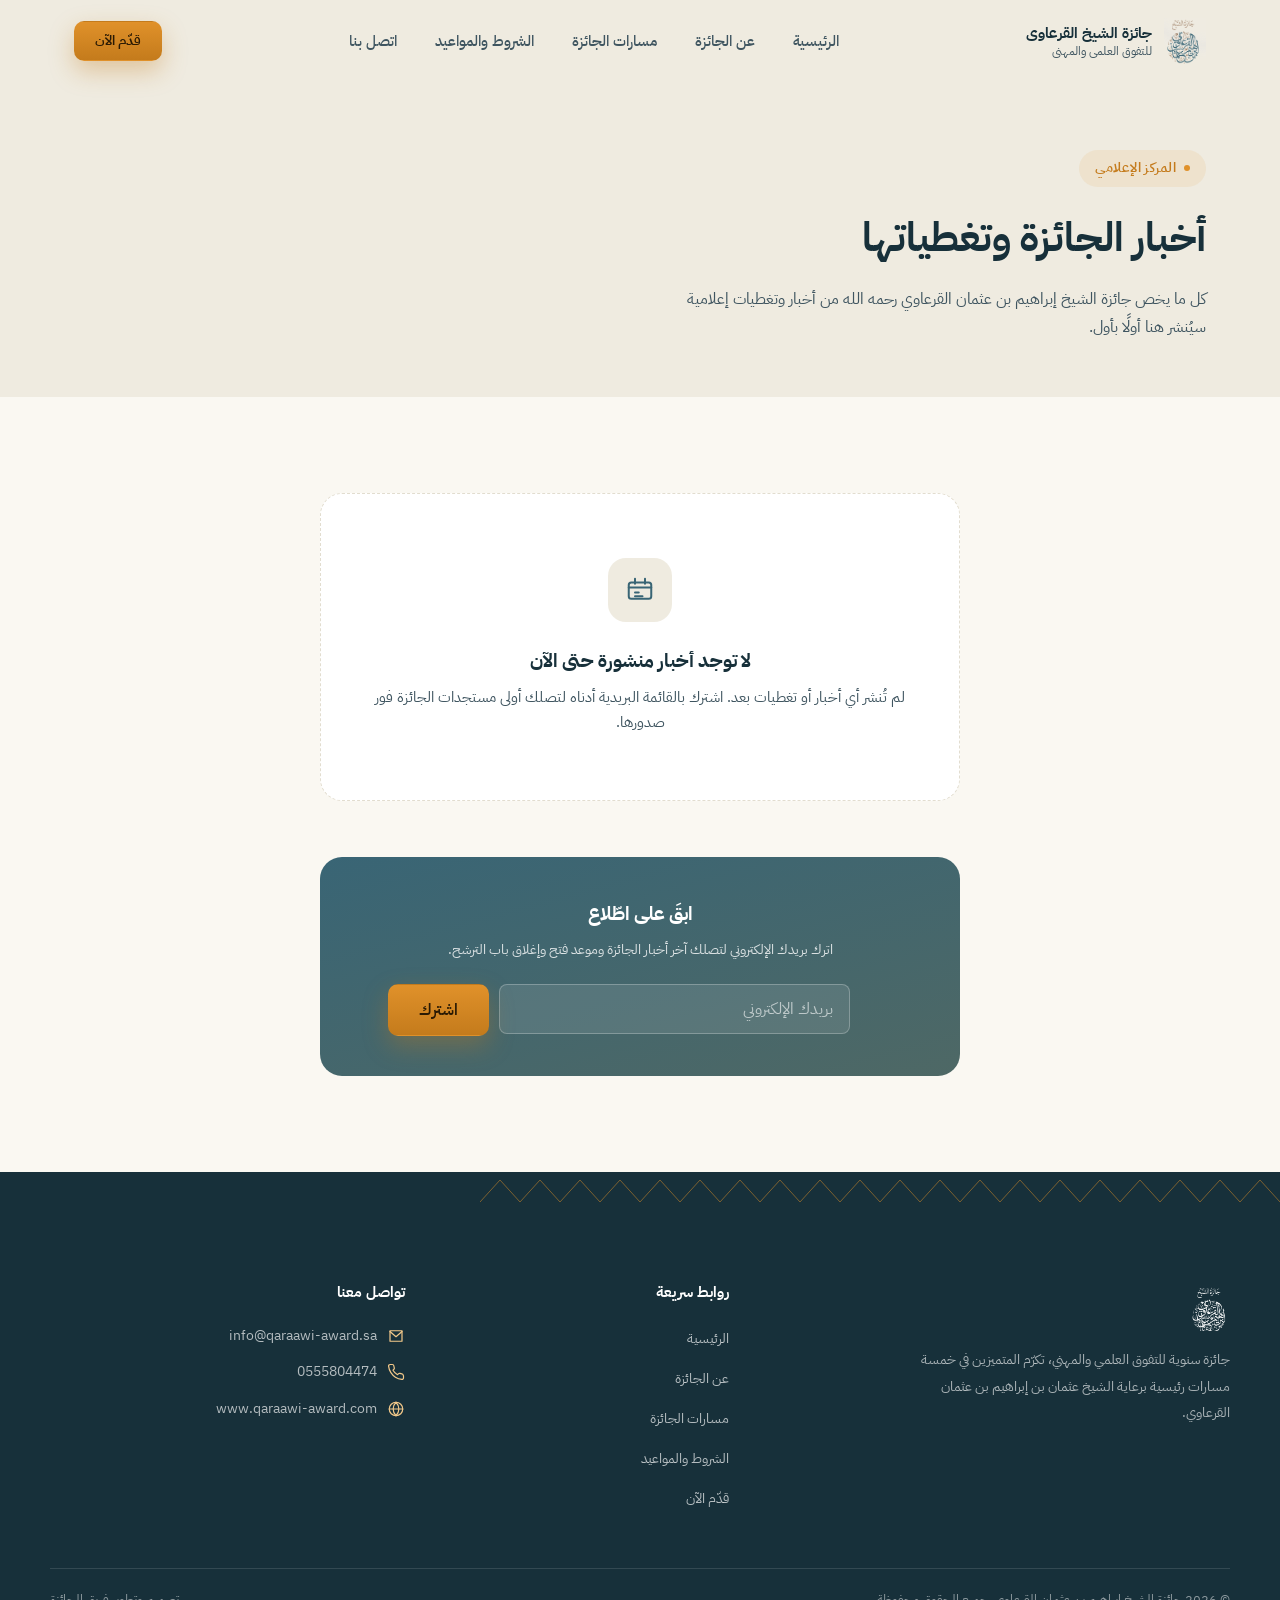
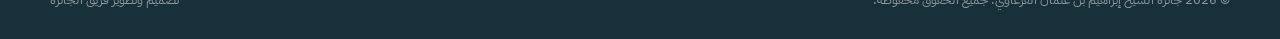
<file: old/media.html>
<!doctype html>
<html lang="ar" dir="rtl">
<head>
<meta charset="UTF-8">
<meta name="viewport" content="width=device-width, initial-scale=1.0">
<title>المركز الإعلامي — جائزة الشيخ إبراهيم بن عثمان القرعاوي</title>
<meta name="description" content="المركز الإعلامي لجائزة الشيخ إبراهيم بن عثمان بن محمد القرعاوي رحمه الله — الأخبار والتغطيات الخاصة بالجائزة.">
<link rel="preconnect" href="https://fonts.googleapis.com">
<link rel="preconnect" href="https://fonts.gstatic.com" crossorigin>
<link href="https://fonts.googleapis.com/css2?family=IBM+Plex+Sans+Arabic:wght@400;500;600;700&display=swap" rel="stylesheet">
<link rel="stylesheet" href="css/style.css">
<link rel="icon" type="image/png" href="assets/img/logo.png">
</head>
<body>

<div class="top-fixed-wrap">
  <header class="site-header is-scrolled" id="siteHeader">
    <div class="container">
      <a href="index.html" class="brand">
        <img src="assets/img/logo.png" alt="شعار جائزة الشيخ إبراهيم بن عثمان القرعاوي">
        <span class="brand-text">
          <strong>جائزة الشيخ القرعاوي</strong>
          <span>للتفوق العلمي والمهني</span>
        </span>
      </a>
      <nav class="nav-links" id="navLinks">
        <a href="index.html#top">الرئيسية</a>
        <a href="index.html#about">عن الجائزة</a>
        <a href="index.html#tracks">مسارات الجائزة</a>
        <a href="index.html#conditions">الشروط والمواعيد</a>
        <a href="contact.html">اتصل بنا</a>
      </nav>
      <div class="header-actions">
        <a href="apply.html" class="btn btn--gold btn--sm">
          <span class="btn-label-full">قدّم الآن</span>
        </a>
        <button class="nav-toggle" id="navToggle" aria-label="فتح القائمة" aria-expanded="false">
          <span></span><span></span><span></span>
        </button>
      </div>
    </div>
  </header>
</div>

<main>
  <section class="page-header">
    <div class="container">
      <span class="eyebrow">المركز الإعلامي</span>
      <h1>أخبار الجائزة وتغطياتها</h1>
      <p>كل ما يخص جائزة الشيخ إبراهيم بن عثمان القرعاوي رحمه الله من أخبار وتغطيات إعلامية سيُنشر هنا أولًا بأول.</p>
    </div>
  </section>

  <section class="section">
    <div class="container">
      <div class="newsroom-empty" data-reveal>
        <div class="newsroom-empty-icon">
          <svg viewBox="0 0 24 24" fill="none" stroke="currentColor" stroke-width="1.6" stroke-linecap="round" stroke-linejoin="round">
            <rect x="3" y="6" width="18" height="13" rx="2"/>
            <path d="M8 3v4M16 3v4M3 10h18M8 14h3M8 17h6"/>
          </svg>
        </div>
        <h3>لا توجد أخبار منشورة حتى الآن</h3>
        <p>لم تُنشر أي أخبار أو تغطيات بعد. اشترك بالقائمة البريدية أدناه لتصلك أولى مستجدات الجائزة فور صدورها.</p>
      </div>

      <div class="newsletter-card" data-reveal>
        <h3>ابقَ على اطّلاع</h3>
        <p>اترك بريدك الإلكتروني لتصلك آخر أخبار الجائزة وموعد فتح وإغلاق باب الترشح.</p>
        <form class="newsletter-form" id="newsletterForm">
          <input type="email" id="newsletterEmail" placeholder="بريدك الإلكتروني" required>
          <button type="submit" class="btn btn--gold">اشترك</button>
        </form>
        <p class="newsletter-msg" id="newsletterMsg">تم تسجيل بريدك بنجاح، شكرًا لمتابعتك.</p>
      </div>
    </div>
  </section>
</main>

<footer class="site-footer" id="footer">
  <svg class="footer-pattern" viewBox="0 0 800 34" preserveAspectRatio="none" aria-hidden="true">
    <g fill="none" stroke="#e0912a" stroke-width="1">
      <path d="M0 30 L20 8 L40 30 L60 8 L80 30 L100 8 L120 30 L140 8 L160 30 L180 8 L200 30 L220 8 L240 30 L260 8 L280 30 L300 8 L320 30 L340 8 L360 30 L380 8 L400 30 L420 8 L440 30 L460 8 L480 30 L500 8 L520 30 L540 8 L560 30 L580 8 L600 30 L620 8 L640 30 L660 8 L680 30 L700 8 L720 30 L740 8 L760 30 L780 8 L800 30"/>
    </g>
  </svg>
  <div class="container footer-top">
    <div class="footer-brand">
      <img src="assets/img/logo-white.png" alt="شعار جائزة الشيخ إبراهيم بن عثمان القرعاوي">
      <p>جائزة سنوية للتفوق العلمي والمهني، تكرّم المتميزين في خمسة مسارات رئيسية برعاية الشيخ عثمان بن إبراهيم بن عثمان القرعاوي.</p>
    </div>
    <div class="footer-col">
      <h4>روابط سريعة</h4>
      <ul>
        <li><a href="index.html#top">الرئيسية</a></li>
        <li><a href="index.html#about">عن الجائزة</a></li>
        <li><a href="index.html#tracks">مسارات الجائزة</a></li>
        <li><a href="index.html#conditions">الشروط والمواعيد</a></li>
        <li><a href="apply.html">قدّم الآن</a></li>
      </ul>
    </div>
    <div class="footer-col">
      <h4>تواصل معنا</h4>
      <ul class="footer-contact">
        <li>
          <svg viewBox="0 0 24 24" fill="none" stroke="currentColor" stroke-width="1.6" stroke-linecap="round" stroke-linejoin="round"><path d="M4 5h16v14H4z"/><path d="m4 6 8 7 8-7"/></svg>
          <a href="mailto:info@qaraawi-award.sa">info@qaraawi-award.sa</a>
        </li>
        <li>
          <svg viewBox="0 0 24 24" fill="none" stroke="currentColor" stroke-width="1.6" stroke-linecap="round" stroke-linejoin="round"><path d="M22 16.9v3a2 2 0 0 1-2.2 2 19.8 19.8 0 0 1-8.6-3 19.5 19.5 0 0 1-6-6A19.8 19.8 0 0 1 2.1 4.2 2 2 0 0 1 4.1 2h3a2 2 0 0 1 2 1.7c.1.9.3 1.8.6 2.6a2 2 0 0 1-.5 2.1L8 9.6a16 16 0 0 0 6 6l1.2-1.2a2 2 0 0 1 2.1-.5c.8.3 1.7.5 2.6.6a2 2 0 0 1 1.7 2Z"/></svg>
          <a href="tel:0555804474" dir="ltr">0555804474</a>
        </li>
        <li>
          <svg viewBox="0 0 24 24" fill="none" stroke="currentColor" stroke-width="1.6" stroke-linecap="round" stroke-linejoin="round"><circle cx="12" cy="12" r="9"/><path d="M3 12h18M12 3c2.5 2.6 3.8 5.9 3.8 9s-1.3 6.4-3.8 9c-2.5-2.6-3.8-5.9-3.8-9S9.5 5.6 12 3Z"/></svg>
          <a href="https://www.qaraawi-award.com" dir="ltr">www.qaraawi-award.com</a>
        </li>
      </ul>
    </div>
  </div>
  <div class="container footer-bottom">
    <span>© 2026 جائزة الشيخ إبراهيم بن عثمان القرعاوي. جميع الحقوق محفوظة.</span>
    <span>تصميم وتطوير فريق الجائزة</span>
  </div>
</footer>

<script src="js/main.js"></script>
<script>
document.getElementById("newsletterForm").addEventListener("submit", function(e){
  e.preventDefault();
  var msg = document.getElementById("newsletterMsg");
  msg.classList.add("is-visible");
  this.reset();
});
</script>
</body>
</html>
</file>
<file: css/style.css>
/* =========================================================
   جائزة الشيخ إبراهيم بن عثمان القرعاوي رحمه الله
   إعادة بناء مطابقة لتصميم Figma — بدون أي إطار عمل
   ========================================================= */

:root{
  /* ألوان مطابقة لملف Figma بالضبط */
  --c-cream:      #EEEAE0;
  --c-white:      #FFFFFF;
  --c-brown:      #90765E;   /* العناوين والزر الأساسي */
  --c-brown-dark: #7A6249;
  --c-teal:       #539086;   /* الأزرار الثانوية وخلفيات الأقسام */
  --c-teal-dark:  #416F67;
  --c-gold:       #B29B58;   /* عناوين بطاقات المسارات */
  --c-tan:        #D4B384;   /* تظليل أرقام خطوات التسجيل */
  --c-ink:        #3A2F22;

  --shadow-sm: 0 2px 8px rgba(58,47,34,.10);
  --shadow-md: 0 10px 30px rgba(58,47,34,.14);
  --shadow-lg: 0 24px 60px rgba(58,47,34,.20);

  --font-sans: 'Cairo', 'Tahoma', sans-serif;
  --font-serif: 'Amiri', 'Cairo', serif;

  --radius-sm: 10px;
  --radius-md: 18px;
  --radius-lg: 28px;
  --container: 1920px;

  --btn-h: clamp(50px, 3.8vw, 73px);
  --btn-px: clamp(24px, 2.3vw, 44px);
  --btn-radius: 999px;
  --btn-font: clamp(16px, 2.083vw, 40px);
}

*, *::before, *::after{ box-sizing: border-box; }
html{ scroll-behavior: smooth; scroll-padding-top: 110px; overflow-x: hidden; width: 100%; }
body{
  margin: 0;
  width: 100%;
  font-family: var(--font-sans);
  background: var(--c-cream);
  color: var(--c-ink);
  line-height: 1.7;
  -webkit-font-smoothing: antialiased;
  overflow-x: hidden;
}
[hidden]{ display: none !important; }
img{ max-width: 100%; display: block; }
svg{ max-width: 100%; }
a{ color: inherit; text-decoration: none; }
ul{ list-style: none; margin: 0; padding: 0; }
h1,h2,h3,h4,p{ margin: 0; }
button{ font-family: inherit; cursor: pointer; border: none; background: none; }
input{ font-family: inherit; font-size: 16px; }
:focus-visible{ outline: 2px solid var(--c-teal); outline-offset: 2px; }

.container{
  width: 100%;
  max-width: var(--container);
  margin-inline: auto;
  padding-inline: clamp(20px, 4.7vw, 90px);
  min-width: 0;
}

/* ---------- الأزرار ---------- */
.btn{
  display: inline-flex;
  align-items: center;
  justify-content: center;
  gap: 12px;
  height: var(--btn-h);
  padding-inline: var(--btn-px);
  border-radius: var(--btn-radius);
  font-size: var(--btn-font);
  font-weight: 500;
  white-space: nowrap;
  transition: transform .15s ease, box-shadow .15s ease, background-color .15s ease;
}
.btn:active{ transform: translateY(1px); }
.btn--brown{ background: var(--c-brown); color: #fff; box-shadow: var(--shadow-sm); }
.btn--brown:hover{ background: var(--c-brown-dark); box-shadow: var(--shadow-md); }
.btn--teal{ background: var(--c-teal); color: #fff; box-shadow: var(--shadow-sm); }
.btn--teal:hover{ background: var(--c-teal-dark); box-shadow: var(--shadow-md); }
.btn--sm{ height: clamp(46px, 3.8vw, 73px); padding-inline: clamp(20px, 2.3vw, 44px); font-size: clamp(15px, 1.875vw, 36px); }
.btn-arrow{ width: 20px; height: 20px; flex: none; }

/* ---------- الشريط العلوي ---------- */
.site-header{
  position: sticky;
  top: 0;
  z-index: 100;
  background: var(--c-white);
  box-shadow: 0 1px 0 rgba(58,47,34,.08);
}
.site-header .container{
  display: flex;
  align-items: center;
  justify-content: space-between;
  gap: 24px;
  height: clamp(80px, 9.43vw, 181px);
}

.nav-links{ display: flex; align-items: center; gap: clamp(16px, 2.3vw, 44px); flex-wrap: wrap; }
.nav-links a{ font-size: clamp(15px, 1.875vw, 36px); font-weight: 500; color: var(--c-brown); position: relative; padding: 6px 2px; }
.nav-links a::after{
  content: ""; position: absolute; right: 0; left: 0; bottom: -4px; height: 2px;
  background: var(--c-gold); transform: scaleX(0); transition: transform .2s ease;
}
.nav-links a:hover::after{ transform: scaleX(1); }

.header-actions{ display: flex; align-items: center; gap: 16px; }
.nav-toggle{
  display: none; width: 44px; height: 44px; border: 1px solid var(--c-cream); border-radius: 10px;
  background: var(--c-white); align-items: center; justify-content: center; flex-direction: column; gap: 5px;
}
.nav-toggle span{ width: 20px; height: 2px; background: var(--c-brown); display: block; transition: transform .2s ease, opacity .2s ease; }
.nav-toggle.is-active span:nth-child(1){ transform: translateY(7px) rotate(45deg); }
.nav-toggle.is-active span:nth-child(2){ opacity: 0; }
.nav-toggle.is-active span:nth-child(3){ transform: translateY(-7px) rotate(-45deg); }

@media (max-width: 980px){
  .nav-links{
    position: fixed; top: 96px; left: 16px; right: 16px; background: #fff;
    flex-direction: column; align-items: stretch; gap: 0; border-radius: var(--radius-md);
    box-shadow: var(--shadow-lg); padding: 8px; transform: translateY(-12px); opacity: 0;
    pointer-events: none; transition: transform .2s ease, opacity .2s ease; z-index: 90;
  }
  .nav-links.is-open{ transform: translateY(0); opacity: 1; pointer-events: auto; }
  .nav-links a{ padding: 14px 16px; border-radius: 8px; }
  .nav-links a:hover{ background: var(--c-cream); }
  .nav-links a::after{ display: none; }
  .nav-toggle{ display: flex; }
  .header-actions .btn--sm .btn-label{ display: none; }
}

/* ---------- عام: عنوان قسم ---------- */
.section{ padding: 110px 0; position: relative; }
@media (max-width: 760px){ .section{ padding: 72px 0; } }
.eyebrow-line{
  display: flex; align-items: center; justify-content: center; gap: 18px;
  color: var(--c-brown); font-weight: 700; font-size: clamp(17px, 2.083vw, 40px); margin-bottom: 18px;
}
.eyebrow-line .arrow{ width: 60px; height: 1px; background: var(--c-brown); position: relative; }
.section-title{
  font-size: clamp(32px, 5vw, 96px);
  font-weight: 800; color: var(--c-brown); text-align: center; margin-bottom: 16px;
}
.section-desc{ font-size: clamp(17px, 2.083vw, 40px); font-weight: 700; color: var(--c-brown); text-align: center; }

/* شريط الباترن الزخرفي */
.pattern-strip{ height: 30px; background-repeat: repeat-x; background-size: auto 100%; margin: 30px auto 0; max-width: 480px; }

/* =========================================================
   البطل (Hero)
   ========================================================= */
.hero{
  background: var(--c-cream);
  position: relative;
  padding: 90px 0 120px;
  overflow: hidden;
}
.hero-grid{
  position: relative;
  display: grid;
  grid-template-columns: minmax(0,1.15fr) minmax(0,.85fr);
  gap: 60px;
  align-items: center;
}
.hero-copy{ min-width: 0; }
.hero-kicker{ font-size: clamp(18px, 2.24vw, 43px); font-weight: 400; color: var(--c-teal); margin-bottom: 18px; }
.hero-title{
  font-family: var(--font-serif);
  font-size: clamp(28px, 3.645vw, 70px);
  font-weight: 500;
  color: var(--c-brown);
  line-height: 1.35;
  margin-bottom: 26px;
}
.hero-sponsor{ font-size: clamp(16px, 1.875vw, 36px); font-weight: 400; color: var(--c-teal); margin-bottom: 40px; }
.hero-actions{ display: flex; flex-wrap: wrap; align-items: center; gap: 28px; }

.hero-art{ position: relative; min-width: 0; display: flex; flex-direction: column; align-items: center; gap: 30px; }
.hero-logo-card{
  background: var(--c-cream);
  border: 1.5px solid var(--c-brown);
  border-radius: var(--radius-lg);
  padding: 30px 34px;
  width: 100%;
  max-width: 460px;
}
.hero-logo-card img{ width: 100%; height: auto; }
.hero-prize-card{
  background: var(--c-teal);
  border-radius: var(--radius-lg);
  padding: 26px 40px;
  display: inline-flex;
  align-items: center;
  gap: 18px;
  box-shadow: var(--shadow-md);
  margin-top: 36px;
}
.hero-prize-card img{ width: clamp(44px, 4.4vw, 84px); height: auto; flex: none; }
.hero-prize-card strong{ display: block; font-size: clamp(17px, 1.98vw, 38px); font-weight: 800; color: #fff; margin-bottom: 4px; }
.hero-prize-card span{ font-size: clamp(15px, 1.77vw, 34px); font-weight: 600; color: rgba(255,255,255,.92); }

@media (max-width: 980px){
  .hero-grid{ grid-template-columns: 1fr; }
  .hero-art{ order: -1; }
  .hero-prize-card{ align-self: center; }
  .hero-copy{ text-align: center; }
  .hero-actions{ justify-content: center; }
}

/* =========================================================
   مسارات الجائزة
   ========================================================= */
.tracks{ background: var(--c-cream); padding-bottom: 90px; }
.tracks-grid{
  display: grid;
  grid-template-columns: repeat(5, minmax(0,1fr));
  gap: 14px;
  margin-top: 70px;
  border-radius: clamp(18px, 1.875vw, 36px);
  overflow: hidden;
}
.track-card{
  position: relative;
  min-height: 577px;
  display: flex;
  align-items: flex-start;
  padding: 34px 22px;
  background-size: cover;
  background-position: center;
  overflow: hidden;
}
.track-card::before{
  content: "";
  position: absolute; inset: 0;
  background: linear-gradient(180deg, rgba(83,144,134,.55) 0%, rgba(35,64,59,.82) 100%);
}
.track-card-inner{ position: relative; z-index: 1; }
.track-card h3{ font-size: clamp(22px, 3.1vw, 40px); font-weight: 800; color: var(--c-gold); margin-bottom: 10px; line-height: 1.3; }
.track-card p{ font-size: clamp(15px, 1.9vw, 24px); font-weight: 500; color: #fff; line-height: 1.5; }

@media (max-width: 1100px){
  .tracks-grid{ grid-template-columns: repeat(2, minmax(0,1fr)); }
  .track-card{ min-height: 460px; }
  .track-card h3{ font-size: clamp(24px, 5vw, 34px); }
  .track-card p{ font-size: clamp(16px, 3vw, 20px); }
}
@media (max-width: 560px){
  .tracks-grid{ grid-template-columns: 1fr; }
}

/* =========================================================
   نحتفي بعقول تصنع الفرق (قسم القيم)
   ========================================================= */
.statement{
  position: relative;
  padding: 100px 0;
  background: linear-gradient(180deg, var(--c-teal) 0%, #2d5a53 100%);
  overflow: hidden;
}
.statement::before{
  content: "";
  position: absolute; inset: 0;
  background-image: url("../assets/img/statement-bg.jpg");
  background-size: cover;
  background-position: center;
  opacity: .35;
  mix-blend-mode: overlay;
}
.statement-inner{ position: relative; z-index: 1; text-align: center; }
.statement-quote{
  font-size: clamp(26px, 3.33vw, 64px);
  font-weight: 800; color: #fff; margin-bottom: 14px;
}
.statement-sub{ font-size: clamp(18px, 2.083vw, 40px); font-weight: 500; color: rgba(255,255,255,.9); margin-bottom: 60px; }
.stats-row{
  display: grid;
  grid-template-columns: repeat(4, minmax(0,1fr));
  gap: 32px;
  max-width: 1100px;
  margin-inline: auto;
}
.stat-item{ display: flex; flex-direction: column; align-items: center; gap: 18px; }
.stat-item img{ width: 52px; height: auto; }
.stat-item span{ font-size: clamp(16px, 1.46vw, 28px); font-weight: 600; color: #fff; line-height: 1.5; }
@media (max-width: 860px){ .stats-row{ grid-template-columns: repeat(2, minmax(0,1fr)); gap: 40px 24px; } }

/* =========================================================
   الشروط والمواعيد
   ========================================================= */
.conditions{ background: var(--c-white); }
.conditions-grid{
  display: grid;
  grid-template-columns: minmax(0,1.38fr) minmax(0,.62fr);
  gap: 70px;
  align-items: center;
}
.conditions-photo{
  border-top-left-radius: 220px;
  border-top-right-radius: 220px;
  overflow: hidden;
  box-shadow: var(--shadow-lg);
}
.conditions-photo img{ width: 100%; display: block; }

.conditions-heading{ display: flex; align-items: center; justify-content: flex-end; gap: 22px; margin-bottom: 26px; }
.conditions-heading img{ width: clamp(32px, 3.9vw, 74px); height: auto; flex: none; align-self: center; }
.conditions-heading h2{ font-size: clamp(30px, 4.69vw, 90px); font-weight: 800; color: var(--c-brown); }
.conditions-date{ font-size: clamp(24px, 3.33vw, 64px); font-weight: 400; color: var(--c-brown); text-align: end; margin-bottom: 36px; }

.conditions-actions{ display: flex; flex-wrap: wrap; gap: 20px; justify-content: flex-end; margin-bottom: 60px; }
.conditions-terms-card{
  background: var(--c-cream);
  border-radius: var(--radius-md);
  padding: 18px 28px;
  display: flex;
  align-items: center;
  gap: 14px;
}
.conditions-terms-card .document-icon{ width: clamp(24px, 2.6vw, 50px); height: auto; flex: none; }
.conditions-terms-card .click-icon{ width: 16px; height: auto; display: inline-block; vertical-align: middle; }
.conditions-terms-card a{ font-size: clamp(15px, 1.875vw, 36px); font-weight: 600; color: var(--c-brown); display: flex; align-items: center; gap: 8px; }
.conditions-terms-card strong{ font-size: clamp(17px, 2.083vw, 40px) !important; }

.conditions-quote{ text-align: center; }
.conditions-quote p{
  font-size: clamp(24px, 3.33vw, 64px); font-weight: 800; color: var(--c-brown); margin-bottom: 8px;
}

@media (max-width: 900px){
  .conditions-grid{ grid-template-columns: 1fr; }
  .conditions-photo{ max-width: 340px; margin-inline: auto; }
  .conditions-heading, .conditions-actions{ justify-content: center; }
  .conditions-date{ text-align: center; }
}

/* =========================================================
   خطوات التسجيل
   ========================================================= */
.steps{
  background: linear-gradient(165deg, var(--c-teal) 0%, #2d5a53 100%);
  padding: 110px 0;
  position: relative;
  overflow: hidden;
}
.steps-title{ font-size: clamp(32px, 5vw, 96px); font-weight: 800; color: #fff; text-align: center; }
.steps-grid{
  display: grid;
  grid-template-columns: minmax(0,.9fr) minmax(0,1.1fr);
  gap: 60px;
  align-items: center;
  margin-top: 70px;
}
.steps-list{ display: flex; flex-direction: column; gap: 44px; position: relative; z-index: 1; }
.step-item{ display: flex; align-items: flex-start; gap: 22px; justify-content: flex-end; text-align: end; }
.step-item .step-num{ margin-top: 4px; }
.step-num{ font-size: clamp(18px, 1.875vw, 36px); font-weight: 800; color: #fff; flex: none; }
.step-text{ font-size: clamp(18px, 2.083vw, 40px); font-weight: 600; color: #fff; line-height: 1.6; }
.step-text mark{
  background: var(--c-tan);
  color: var(--c-ink);
  padding: 1px 8px;
  border-radius: 4px;
  font-weight: 700;
}
.steps-phone{ display: flex; justify-content: center; position: relative; }
.steps-phone img{ max-width: clamp(300px, 33vw, 640px); width: 100%; }
.step-connector{
  width: 74px; height: auto; flex: none; align-self: center;
  color: rgba(255,255,255,.55);
}

@media (max-width: 900px){
  .steps-grid{ grid-template-columns: 1fr; }
  .steps-phone{ order: -1; }
  .step-item{ justify-content: flex-start; text-align: start; }
  .step-connector{ display: none; }
}

/* =========================================================
   الفوتر
   ========================================================= */
.site-footer{ background: var(--c-teal); color: #fff; }
.footer-top{
  padding: 80px 0 50px;
  display: grid;
  grid-template-columns: 1.2fr .8fr .8fr 1.1fr;
  gap: 40px;
}
.footer-brand{ display: flex; flex-direction: column; align-items: flex-start; }
.footer-brand img{ height: clamp(70px, 9.17vw, 176px); margin-bottom: 18px; }
.footer-brand p{ font-size: clamp(14px, 1.46vw, 28px); color: rgba(255,255,255,.85); max-width: 320px; }
.footer-col h4{ font-size: clamp(18px, 1.875vw, 36px); font-weight: 800; margin-bottom: 22px; }
.footer-col ul li{ margin-bottom: 14px; }
.footer-col ul a{ font-size: clamp(15px, 1.875vw, 36px); color: rgba(255,255,255,.85); }
.footer-col ul a:hover{ color: #fff; }
.footer-phone{ font-size: clamp(15px, 1.875vw, 36px); color: rgba(255,255,255,.9); }

.newsletter-box .field-label{ font-size: clamp(14px, 1.875vw, 36px); font-weight: 400; margin-bottom: 12px; }
.newsletter-form{ display: flex; gap: 10px; margin-bottom: 16px; }
.newsletter-form input{
  flex: 1; height: 48px; border: none; border-radius: 999px; padding-inline: 20px;
  font-size: 14px; color: var(--c-ink); background: #f9f9f9; min-width: 0;
}
.newsletter-form input:focus{ outline: none; }
.newsletter-form button{
  height: 48px; border-radius: 999px;
  background: var(--c-teal-dark); color: #fff; font-weight: 700; font-size: 14px; padding-inline: 26px; flex: none;
}
.newsletter-email{ font-size: clamp(14px, 1.56vw, 30px); }
.newsletter-email a{ color: var(--c-tan); text-decoration: underline; }
.newsletter-msg{ font-size: 13px; margin-top: 10px; color: var(--c-tan); display: none; }
.newsletter-msg.is-visible{ display: block; }

.footer-social{ display: flex; flex-wrap: wrap; gap: clamp(10px, 1vw, 18px); }
.footer-social a{
  width: clamp(40px, 2.8vw, 54px); height: clamp(40px, 2.8vw, 54px); border-radius: 50%; background: rgba(255,255,255,.14);
  display: flex; align-items: center; justify-content: center; flex: none;
}
.footer-social svg{ width: clamp(18px, 1.25vw, 24px); height: clamp(18px, 1.25vw, 24px); color: #fff; }

.footer-bottom{
  border-top: 1px solid rgba(255,255,255,.2);
  padding: 22px 0;
  display: flex; justify-content: space-between; flex-wrap: wrap; gap: 10px;
  font-size: clamp(13px, 1.25vw, 24px); color: rgba(255,255,255,.85);
}

@media (max-width: 980px){
  .footer-top{ grid-template-columns: 1fr 1fr; }
}
@media (max-width: 620px){
  .footer-top{ grid-template-columns: 1fr; text-align: center; }
  .footer-brand{ align-items: center; }
  .footer-social{ justify-content: center; }
}

/* ظهور عند التمرير */
[data-reveal]{ opacity: 0; transform: translateY(18px); transition: opacity .6s ease, transform .6s ease; }
[data-reveal].is-visible{ opacity: 1; transform: translateY(0); }
</file>
<file: old/css/style.css>
/* =========================================================
   جائزة الشيخ إبراهيم بن عثمان القرعاوي رحمه الله
   ورقة الأنماط الرئيسية — بدون أي إطار عمل، بناء كامل يدوي
   ========================================================= */

/* ---------- 1. المتغيرات (الألوان مأخوذة من ملف الهوية) ---------- */
:root{
  /* ألوان أساسية */
  --c-teal:        #396575;
  --c-teal-dark:   #2c4f5c;
  --c-brown:       #96755a;

  /* ألوان ثانوية داعمة (من دليل الهوية) */
  --c-teal-green:  #389387; /* القرآن الكريم   */
  --c-rust:        #924a22; /* السنة النبوية    */
  --c-camel:       #bd9864; /* التفوق الدراسي   */
  --c-dark-teal:   #4e6865; /* الإبداع العلمي   */
  --c-sage:        #7e8772; /* الخدمة المجتمعية */
  --c-mauve:       #87686d;

  /* الذهبي — لون الأزرار البارزة (مشتق من درجة الرمل في الهوية) */
  --c-gold:        #e0912a;
  --c-gold-dark:   #c47b1c;
  --c-gold-light:  #f3c98a;

  /* محايدات دافئة */
  --c-cream:       #efebe0;
  --c-bg:          #faf8f2;
  --c-ink:         #17303a;
  --c-ink-soft:    #3f5560;
  --c-white:       #ffffff;
  --c-border:      #e2ddcf;
  --c-dark-bg:     #17303a;
  --c-dark-bg-2:   #1f3d48;

  /* طبقات وظلال */
  --shadow-sm: 0 1px 3px rgba(23,48,58,.08);
  --shadow-md: 0 8px 24px rgba(23,48,58,.10);
  --shadow-lg: 0 20px 48px rgba(23,48,58,.16);

  /* الخط */
  --font-main: 'IBM Plex Sans Arabic', 'Tahoma', sans-serif;

  /* الإيقاع والمقاييس */
  --radius-sm: 8px;
  --radius-md: 14px;
  --radius-lg: 22px;
  --container: 1180px;

  /* الأزرار — مقاس موحّد لكل الأزرار في الموقع */
  --btn-h: 52px;
  --btn-h-sm: 40px;
  --btn-px: 30px;
  --btn-radius: 10px;
  --btn-font: 16px;
}

/* ---------- 2. إعادة ضبط أساسية ---------- */
*, *::before, *::after{ box-sizing: border-box; }
html{ scroll-behavior: smooth; scroll-padding-top: 134px; overflow-x: hidden; width: 100%; }
body{
  margin: 0;
  width: 100%;
  font-family: var(--font-main);
  background: var(--c-bg);
  color: var(--c-ink);
  line-height: 1.75;
  -webkit-font-smoothing: antialiased;
  overflow-x: hidden;
}
[hidden]{ display: none !important; }
img{ max-width: 100%; display: block; }
svg{ max-width: 100%; }
a{ color: inherit; text-decoration: none; }
ul{ list-style: none; margin: 0; padding: 0; }
h1,h2,h3,h4,p{ margin: 0; }
button{ font-family: inherit; cursor: pointer; }
input, select, textarea{ font-family: inherit; font-size: 16px; }
:focus-visible{ outline: 2px solid var(--c-teal); outline-offset: 2px; }

.container{
  width: 100%;
  max-width: var(--container);
  margin-inline: auto;
  padding-inline: 24px;
  min-width: 0;
}

.section{ padding: 96px 0; }
.section--alt{ background: var(--c-cream); }
@media (max-width: 720px){
  .section{ padding: 64px 0; }
}

.eyebrow{
  display: inline-flex;
  align-items: center;
  gap: 8px;
  font-size: 14px;
  font-weight: 600;
  letter-spacing: .02em;
  color: var(--c-gold-dark);
  background: rgba(224,145,42,.10);
  padding: 6px 16px;
  border-radius: 999px;
  margin-bottom: 18px;
}
.eyebrow::before{
  content: "";
  width: 6px; height: 6px;
  border-radius: 50%;
  background: var(--c-gold);
}

.section-head{
  max-width: 640px;
  margin-bottom: 56px;
}
.section-head--center{ margin-inline: auto; text-align: center; }
.section-title{
  font-size: clamp(28px, 3.4vw, 40px);
  font-weight: 700;
  color: var(--c-ink);
  margin-bottom: 14px;
}
.section-desc{
  font-size: 17px;
  color: var(--c-ink-soft);
}

/* ---------- 3. الأزرار (مقاس موحّد لجميع الأزرار) ---------- */
.btn{
  display: inline-flex;
  align-items: center;
  justify-content: center;
  gap: 10px;
  height: var(--btn-h);
  padding-inline: var(--btn-px);
  border-radius: var(--btn-radius);
  font-size: var(--btn-font);
  font-weight: 600;
  border: 1.5px solid transparent;
  white-space: nowrap;
  transition: transform .15s ease, box-shadow .15s ease, background-color .15s ease, color .15s ease, border-color .15s ease;
}
.btn:active{ transform: translateY(1px); }

.btn--gold{
  background: linear-gradient(180deg, var(--c-gold) 0%, var(--c-gold-dark) 100%);
  color: #2a1a04;
  box-shadow: 0 10px 24px rgba(196,123,28,.35);
}
.btn--gold:hover{ box-shadow: 0 14px 30px rgba(196,123,28,.45); transform: translateY(-1px); }

.btn--outline{
  background: transparent;
  border-color: rgba(23,48,58,.22);
  color: var(--c-ink);
}
.btn--outline:hover{ border-color: var(--c-teal); color: var(--c-teal); }

.btn--outline-light{
  background: transparent;
  border-color: rgba(255,255,255,.4);
  color: var(--c-white);
}
.btn--outline-light:hover{ border-color: #fff; background: rgba(255,255,255,.08); }

.btn--teal{
  background: var(--c-teal);
  color: #fff;
}
.btn--teal:hover{ background: var(--c-teal-dark); }

.btn--sm{ height: var(--btn-h-sm); padding-inline: 20px; font-size: 14px; }
.btn--block{ width: 100%; }
.btn[disabled]{ opacity: .5; pointer-events: none; }

/* ---------- 3.5 شريط الإشارة بين نسختي الموقع ---------- */
.top-fixed-wrap{
  position: fixed;
  inset-inline: 0;
  top: 0;
  z-index: 100;
}
.version-banner{
  background: var(--c-ink);
  color: rgba(255,255,255,.85);
  text-align: center;
  font-size: 13px;
  padding: 10px 16px;
}
.version-banner a{ color: var(--c-gold-light); font-weight: 600; text-decoration: underline; }

/* ---------- 4. الشريط العلوي ---------- */
.site-header{
  position: relative;
  padding: 18px 0;
  transition: background-color .25s ease, box-shadow .25s ease, padding .25s ease;
}
.site-header .container{
  display: flex;
  align-items: center;
  justify-content: space-between;
  gap: 20px;
  min-width: 0;
}
.site-header.is-scrolled{
  background: rgba(250,248,242,.9);
  backdrop-filter: blur(10px);
  box-shadow: var(--shadow-sm);
  padding: 10px 0;
}

.brand{
  display: flex;
  align-items: center;
  gap: 12px;
  min-width: 0;
  flex-shrink: 1;
}
.brand img{ height: 46px; width: auto; flex: none; transition: height .25s ease; }
.is-scrolled .brand img{ height: 38px; }
.brand-text{
  display: flex;
  flex-direction: column;
  line-height: 1.35;
  min-width: 0;
  overflow: hidden;
}
.brand-text strong{ font-size: 15px; font-weight: 700; color: var(--c-ink); white-space: nowrap; overflow: hidden; text-overflow: ellipsis; }
.brand-text span{ font-size: 12px; color: var(--c-ink-soft); white-space: nowrap; overflow: hidden; text-overflow: ellipsis; }

.nav-links{
  display: flex;
  align-items: center;
  gap: 34px;
}
.nav-links a{
  font-size: 15px;
  font-weight: 500;
  color: var(--c-ink-soft);
  position: relative;
  padding: 6px 2px;
}
.nav-links a::after{
  content: "";
  position: absolute;
  right: 0; left: 0; bottom: -2px;
  height: 2px;
  background: var(--c-gold);
  transform: scaleX(0);
  transition: transform .2s ease;
}
.nav-links a:hover{ color: var(--c-ink); }
.nav-links a:hover::after{ transform: scaleX(1); }

.header-actions{ display: flex; align-items: center; gap: 14px; }

.nav-toggle{
  display: none;
  width: 44px; height: 44px;
  border: 1px solid var(--c-border);
  border-radius: 10px;
  background: #fff;
  align-items: center;
  justify-content: center;
  flex-direction: column;
  gap: 5px;
}
.nav-toggle span{ width: 20px; height: 2px; background: var(--c-ink); display: block; transition: transform .2s ease, opacity .2s ease; }
.nav-toggle.is-active span:nth-child(1){ transform: translateY(7px) rotate(45deg); }
.nav-toggle.is-active span:nth-child(2){ opacity: 0; }
.nav-toggle.is-active span:nth-child(3){ transform: translateY(-7px) rotate(-45deg); }

@media (max-width: 960px){
  .nav-links{
    position: fixed;
    top: 74px; left: 16px; right: 16px;
    background: #fff;
    flex-direction: column;
    align-items: stretch;
    gap: 0;
    border-radius: var(--radius-md);
    box-shadow: var(--shadow-lg);
    padding: 8px;
    transform: translateY(-12px);
    opacity: 0;
    pointer-events: none;
    transition: transform .2s ease, opacity .2s ease;
  }
  .nav-links.is-open{ transform: translateY(0); opacity: 1; pointer-events: auto; }
  .nav-links a{ padding: 14px 16px; border-radius: 8px; }
  .nav-links a:hover{ background: var(--c-cream); }
  .nav-links a::after{ display: none; }
  .nav-toggle{ display: flex; }
}
@media (max-width: 420px){
  .brand-text{ display: none; }
  .header-actions{ gap: 10px; }
  .btn--gold.btn--sm{ padding-inline: 16px; }
}

/* ---------- 5. البطل (Hero) ---------- */
.hero{
  position: relative;
  padding: 168px 0 96px;
  background:
    radial-gradient(1100px 520px at 85% -10%, rgba(57,101,117,.12), transparent 60%),
    linear-gradient(180deg, #fff 0%, var(--c-bg) 100%);
  overflow: hidden;
}
.hero::before{
  content: "";
  position: absolute;
  inset-inline-start: -140px;
  top: -80px;
  width: 460px; height: 460px;
  background: radial-gradient(circle, rgba(224,145,42,.14), transparent 65%);
  border-radius: 50%;
  pointer-events: none;
}
.hero-grid{
  position: relative;
  display: grid;
  grid-template-columns: minmax(0,1.05fr) minmax(0,.95fr);
  gap: 56px;
  align-items: center;
}
.hero-copy, .hero-art{ min-width: 0; }
.hero-copy .eyebrow{ }
.hero-title{
  font-size: clamp(30px, 4vw, 46px);
  font-weight: 700;
  line-height: 1.4;
  color: var(--c-ink);
  margin-bottom: 22px;
}
.hero-sub{
  font-size: 17px;
  color: var(--c-ink-soft);
  max-width: 560px;
  margin-bottom: 34px;
}
.hero-sub b{ color: var(--c-ink); font-weight: 700; }

.hero-actions{
  display: flex;
  align-items: center;
  gap: 16px;
  flex-wrap: wrap;
  margin-bottom: 40px;
}

.hero-countdown{
  display: inline-flex;
  gap: 10px;
  flex-wrap: wrap;
}
.hero-countdown .cd-box{
  background: #fff;
  border: 1px solid var(--c-border);
  border-radius: var(--radius-sm);
  min-width: 72px;
  padding: 10px 6px;
  text-align: center;
  box-shadow: var(--shadow-sm);
}
.cd-box strong{ display: block; font-size: 24px; font-weight: 700; color: var(--c-teal); font-variant-numeric: tabular-nums; }
.cd-box span{ font-size: 11px; color: var(--c-ink-soft); }
.hero-countdown-label{ font-size: 13px; color: var(--c-ink-soft); margin-bottom: 10px; }

.hero-art{
  position: relative;
  display: flex;
  align-items: center;
  justify-content: center;
}
.hero-art-card{
  position: relative;
  width: 100%;
  max-width: 420px;
  background: linear-gradient(165deg, var(--c-teal) 0%, var(--c-dark-teal) 100%);
  border-radius: 28px;
  padding: 52px 34px;
  box-shadow: var(--shadow-lg);
  text-align: center;
  color: #fff;
}
.hero-art-card img{ width: 150px; margin: 0 auto 26px; filter: drop-shadow(0 8px 18px rgba(0,0,0,.25)); }
.hero-prize-label{ font-size: 14px; opacity: .8; margin-bottom: 10px; }
.hero-prize-value{ font-size: clamp(30px, 3.4vw, 40px); font-weight: 700; letter-spacing: .01em; }
.hero-prize-cur{ font-size: 16px; font-weight: 500; opacity: .85; margin-top: 4px; }
.hero-art-pattern{ position: absolute; inset: 0; opacity: .12; pointer-events: none; }

.hero-sponsor{
  margin-top: 22px;
  padding-top: 18px;
  border-top: 1px solid rgba(255,255,255,.18);
  font-size: 13px;
  opacity: .9;
}
.hero-sponsor strong{ display: block; font-size: 14px; font-weight: 600; margin-top: 4px; }

@media (max-width: 960px){
  .hero{ padding-top: 140px; }
  .hero-grid{ grid-template-columns: 1fr; }
  .hero-art{ order: -1; }
  .hero-art-card{ max-width: 320px; margin-inline: auto; }
}

/* ---------- 6. عن الجائزة ---------- */
.about-grid{
  display: grid;
  grid-template-columns: minmax(0,.9fr) minmax(0,1.1fr);
  gap: 64px;
  align-items: center;
}
.about-figure{
  background: var(--c-white);
  border: 1px solid var(--c-border);
  border-radius: var(--radius-lg);
  padding: 44px;
  display: flex;
  align-items: center;
  justify-content: center;
  box-shadow: var(--shadow-md);
}
.about-figure img{ width: 100%; max-width: 260px; }
.about-stats{
  display: grid;
  grid-template-columns: repeat(2, 1fr);
  gap: 18px;
  margin-top: 30px;
}
.stat-card{
  background: #fff;
  border: 1px solid var(--c-border);
  border-radius: var(--radius-md);
  padding: 20px 22px;
}
.stat-card strong{ display: block; font-size: 24px; color: var(--c-teal); font-weight: 700; }
.stat-card span{ font-size: 13px; color: var(--c-ink-soft); }

@media (max-width: 860px){
  .about-grid{ grid-template-columns: 1fr; }
  .about-figure{ max-width: 320px; margin-inline: auto; }
}

/* ---------- 7. المسارات ---------- */
.tracks-grid{
  display: grid;
  grid-template-columns: repeat(3, minmax(0, 1fr));
  gap: 22px;
}
@media (max-width: 860px){
  .tracks-grid{ grid-template-columns: repeat(2, minmax(0, 1fr)); }
}
@media (max-width: 560px){
  .tracks-grid{ grid-template-columns: minmax(0, 1fr); }
}
.track-card{
  position: relative;
  background: #fff;
  border: 1px solid var(--c-border);
  border-radius: var(--radius-lg);
  padding: 30px 26px;
  overflow: hidden;
  transition: transform .22s ease, box-shadow .22s ease, border-color .22s ease;
}
.track-card::before{
  content:"";
  position:absolute; inset-inline-start:0; top:0; bottom:0;
  width: 4px;
  background: var(--accent);
  opacity: 0;
  transition: opacity .2s ease;
}
.track-card:hover{
  transform: translateY(-6px);
  box-shadow: var(--shadow-lg);
  border-color: transparent;
}
.track-card:hover::before{ opacity: 1; }
.track-icon{
  width: 56px; height: 56px;
  border-radius: 16px;
  display: flex; align-items: center; justify-content: center;
  background: color-mix(in srgb, var(--accent) 14%, #fff);
  color: var(--accent);
  margin-bottom: 20px;
}
.track-icon svg{ width: 28px; height: 28px; }
.track-card h3{ font-size: 19px; font-weight: 700; margin-bottom: 8px; color: var(--c-ink); }
.track-card p{ font-size: 14.5px; color: var(--c-ink-soft); margin-bottom: 18px; }
.track-link{
  font-size: 14px;
  font-weight: 600;
  color: var(--accent);
  display: inline-flex;
  align-items: center;
  gap: 6px;
}
.track-link svg{ width: 16px; height: 16px; transition: transform .2s ease; }
.track-card:hover .track-link svg{ transform: translateX(-4px); }

/* ---------- 8. الشروط والمواعيد ---------- */
.conditions-list{
  display: grid;
  grid-template-columns: repeat(2, 1fr);
  gap: 18px;
}
.condition-item{
  background: #fff;
  border: 1px solid var(--c-border);
  border-radius: var(--radius-md);
  padding: 22px 20px;
  display: flex;
  gap: 16px;
  align-items: flex-start;
}
.condition-num{
  flex: none;
  width: 38px; height: 38px;
  border-radius: 10px;
  background: var(--c-cream);
  color: var(--c-teal);
  font-weight: 700;
  display: flex; align-items: center; justify-content: center;
  font-size: 15px;
}
.condition-item p{ font-size: 14.5px; color: var(--c-ink-soft); }

@media (max-width: 860px){
  .conditions-list{ grid-template-columns: 1fr; }
}

/* ---------- 9. المركز الإعلامي (قريباً) ---------- */
.media-teaser{
  display: flex;
  align-items: center;
  justify-content: space-between;
  gap: 24px;
  background: var(--c-white);
  border: 1px dashed var(--c-border);
  border-radius: var(--radius-lg);
  padding: 34px 38px;
  flex-wrap: wrap;
}
.media-teaser-icon{
  width: 54px; height: 54px;
  border-radius: 14px;
  background: var(--c-cream);
  color: var(--c-teal);
  display: flex; align-items: center; justify-content: center;
  flex: none;
}
.media-teaser-icon svg{ width: 26px; height: 26px; }
.media-teaser-text{ flex: 1; min-width: 220px; }
.media-teaser-text h3{ font-size: 18px; font-weight: 700; margin-bottom: 4px; }
.media-teaser-text p{ font-size: 14px; color: var(--c-ink-soft); }
.media-soon-badge{
  font-size: 12.5px;
  font-weight: 600;
  color: var(--c-gold-dark);
  background: rgba(224,145,42,.12);
  padding: 6px 14px;
  border-radius: 999px;
  flex: none;
}

/* ---------- 10. الفوتر ---------- */
.site-footer{
  background: var(--c-dark-bg);
  color: rgba(255,255,255,.78);
  padding-top: 0;
}
.footer-pattern{ height: 34px; opacity: .5; }
.footer-top{
  padding: 64px 0 44px;
  display: grid;
  grid-template-columns: 1.3fr .8fr 1fr;
  gap: 40px;
}
.footer-brand img{ height: 52px; margin-bottom: 16px; }
.footer-brand p{ font-size: 14px; line-height: 1.9; max-width: 320px; color: rgba(255,255,255,.62); }
.footer-col h4{ color: #fff; font-size: 15px; font-weight: 700; margin-bottom: 18px; }
.footer-col ul li{ margin-bottom: 12px; }
.footer-col ul a{ font-size: 14px; color: rgba(255,255,255,.68); }
.footer-col ul a:hover{ color: var(--c-gold-light); }
.footer-contact li{
  display: flex; align-items: center; gap: 10px;
  font-size: 14px; color: rgba(255,255,255,.75);
  margin-bottom: 14px;
}
.footer-contact svg{ width: 18px; height: 18px; flex: none; color: var(--c-gold-light); }
.footer-bottom{
  border-top: 1px solid rgba(255,255,255,.12);
  padding: 20px 0 28px;
  font-size: 13px;
  color: rgba(255,255,255,.5);
  display: flex;
  justify-content: space-between;
  gap: 12px;
  flex-wrap: wrap;
}
@media (max-width: 860px){
  .footer-top{ grid-template-columns: 1fr; gap: 32px; }
}

/* ---------- 11. حركات ظهور عند التمرير ---------- */
[data-reveal]{
  opacity: 0;
  transform: translateY(18px);
  transition: opacity .6s ease, transform .6s ease;
}
[data-reveal].is-visible{ opacity: 1; transform: translateY(0); }

/* ---------- 12. صفحة بوابة التقديم ---------- */
.portal-header{
  padding: 130px 0 16px;
}
.portal-shell{
  padding-bottom: 100px;
}
.stepper{
  display: flex;
  align-items: center;
  gap: 8px;
  margin-bottom: 46px;
}
.step-pill{
  display: flex;
  align-items: center;
  gap: 10px;
  flex: 1;
}
.step-pill .dot{
  width: 34px; height: 34px;
  border-radius: 50%;
  background: #fff;
  border: 2px solid var(--c-border);
  color: var(--c-ink-soft);
  font-weight: 700;
  font-size: 14px;
  display: flex; align-items: center; justify-content: center;
  transition: all .25s ease;
  flex: none;
}
.step-pill .label{ font-size: 13.5px; font-weight: 600; color: var(--c-ink-soft); display: none; }
.step-pill .line{ flex: 1; height: 2px; background: var(--c-border); }
.step-pill:last-child .line{ display: none; }
.step-pill.is-active .dot,
.step-pill.is-done .dot{ background: var(--c-teal); border-color: var(--c-teal); color: #fff; }
.step-pill.is-active .label{ color: var(--c-ink); }
.step-pill.is-done .line{ background: var(--c-teal); }
@media (min-width: 720px){ .step-pill .label{ display: block; } }

.portal-card{
  background: #fff;
  border: 1px solid var(--c-border);
  border-radius: var(--radius-lg);
  padding: 44px;
  box-shadow: var(--shadow-md);
  max-width: 760px;
  margin-inline: auto;
}
.portal-step{ display: none; }
.portal-step.is-active{ display: block; animation: fadein .35s ease; }
@keyframes fadein{ from{ opacity: 0; transform: translateY(8px);} to{ opacity: 1; transform: translateY(0);} }

.portal-step h2{ font-size: 22px; font-weight: 700; margin-bottom: 8px; }
.portal-step > p.step-desc{ font-size: 14.5px; color: var(--c-ink-soft); margin-bottom: 30px; }

.field{ margin-bottom: 20px; }
.field label{ display: block; font-size: 14px; font-weight: 600; margin-bottom: 8px; color: var(--c-ink); }
.field input, .field select{
  width: 100%;
  height: 50px;
  border: 1.5px solid var(--c-border);
  border-radius: var(--radius-sm);
  padding-inline: 16px;
  background: #fdfcf9;
  transition: border-color .2s ease, box-shadow .2s ease;
}
.field input:focus, .field select:focus{
  border-color: var(--c-teal);
  box-shadow: 0 0 0 4px rgba(57,101,117,.12);
  outline: none;
}
.field textarea{
  width: 100%;
  min-height: 130px;
  border: 1.5px solid var(--c-border);
  border-radius: var(--radius-sm);
  padding: 14px 16px;
  background: #fdfcf9;
  resize: vertical;
  line-height: 1.6;
}
.field textarea:focus{
  border-color: var(--c-teal);
  box-shadow: 0 0 0 4px rgba(57,101,117,.12);
  outline: none;
}
.field-row{ display: grid; grid-template-columns: 1fr 1fr; gap: 16px; }
.field-hint{ font-size: 12.5px; color: var(--c-ink-soft); margin-top: 6px; }
.field-error{ font-size: 12.5px; color: #b3261e; margin-top: 6px; display: none; }
.field.has-error input{ border-color: #b3261e; }
.field.has-error .field-error{ display: block; }

.otp-row{ display: flex; gap: 10px; align-items: flex-end; }
.otp-row .field{ flex: 1; margin-bottom: 0; }

.track-select-grid{
  display: grid;
  grid-template-columns: repeat(auto-fit, minmax(200px,1fr));
  gap: 14px;
  margin-bottom: 10px;
}
.track-option{
  border: 1.5px solid var(--c-border);
  border-radius: var(--radius-md);
  padding: 18px;
  cursor: pointer;
  transition: border-color .2s ease, background .2s ease;
  position: relative;
}
.track-option input{ position: absolute; opacity: 0; inset: 0; cursor: pointer; margin:0; }
.track-option .track-icon{ width: 42px; height: 42px; border-radius: 12px; margin-bottom: 12px; }
.track-option .track-icon svg{ width: 22px; height: 22px; }
.track-option strong{ display: block; font-size: 14.5px; margin-bottom: 4px; }
.track-option span{ font-size: 12.5px; color: var(--c-ink-soft); }
.track-option:hover{ border-color: var(--accent); }
.track-option.is-selected{ border-color: var(--accent); background: color-mix(in srgb, var(--accent) 7%, #fff); }
.track-option.is-selected::after{
  content: "✓";
  position: absolute; top: 12px; left: 12px;
  width: 22px; height: 22px;
  border-radius: 50%;
  background: var(--accent);
  color: #fff;
  font-size: 12px;
  display: flex; align-items: center; justify-content: center;
}

.upload-box{
  border: 1.5px dashed var(--c-border);
  border-radius: var(--radius-md);
  padding: 40px 20px;
  text-align: center;
  background: #fdfcf9;
  transition: border-color .2s ease, background .2s ease;
  cursor: pointer;
}
.upload-box.is-dragover{ border-color: var(--c-teal); background: rgba(57,101,117,.06); }
.upload-box svg{ width: 34px; height: 34px; color: var(--c-teal); margin-bottom: 10px; }
.upload-box strong{ display: block; font-size: 14.5px; margin-bottom: 4px; }
.upload-box span{ font-size: 12.5px; color: var(--c-ink-soft); }
.upload-list{ margin-top: 16px; }
.upload-list li{
  display: flex; align-items: center; justify-content: space-between;
  font-size: 13.5px;
  padding: 10px 14px;
  background: var(--c-cream);
  border-radius: 8px;
  margin-bottom: 8px;
}
.upload-list button{
  background: none; border: none; color: #b3261e; font-size: 13px; font-weight: 600;
}
.doc-required-list{ margin: 18px 0 26px; }
.doc-required-list li{
  font-size: 13.5px; color: var(--c-ink-soft);
  padding-inline-start: 22px;
  position: relative;
  margin-bottom: 8px;
}
.doc-required-list li::before{
  content: "";
  position: absolute; right: 0; top: 7px;
  width: 6px; height: 6px; border-radius: 50%;
  background: var(--c-gold);
}

.review-block{ margin-bottom: 22px; }
.review-block h4{ font-size: 14px; font-weight: 700; margin-bottom: 10px; color: var(--c-ink); }
.review-row{
  display: flex; justify-content: space-between;
  font-size: 14px; color: var(--c-ink-soft);
  padding: 10px 0;
  border-bottom: 1px solid var(--c-border);
}
.review-row strong{ color: var(--c-ink); font-weight: 600; }

.portal-nav{
  display: flex;
  justify-content: space-between;
  margin-top: 36px;
  gap: 14px;
}

.success-state{ text-align: center; padding: 20px 0; }
.success-icon{
  width: 76px; height: 76px;
  border-radius: 50%;
  background: rgba(56,147,135,.12);
  color: var(--c-teal-green);
  display: flex; align-items: center; justify-content: center;
  margin: 0 auto 22px;
}
.success-icon svg{ width: 36px; height: 36px; }
.tracking-box{
  display: inline-flex;
  align-items: center;
  gap: 12px;
  background: var(--c-cream);
  border-radius: var(--radius-sm);
  padding: 14px 20px;
  font-weight: 700;
  font-size: 18px;
  letter-spacing: .03em;
  color: var(--c-teal);
  margin: 18px 0 28px;
}
.tracking-box button{
  background: var(--c-teal);
  color: #fff;
  border: none;
  border-radius: 6px;
  font-size: 12px;
  padding: 6px 10px;
}

@media (max-width: 640px){
  .field-row{ grid-template-columns: 1fr; }
  .portal-card{ padding: 26px; }
}

/* ---------- 13. الجدول الزمني (الشروط والمواعيد) ---------- */
.timeline{
  display: flex;
  justify-content: space-between;
  gap: 8px;
  margin-bottom: 48px;
}
.timeline-item{
  flex: 1;
  position: relative;
  display: flex;
  flex-direction: column;
  align-items: center;
  text-align: center;
  gap: 10px;
}
.timeline-item::before{
  content: "";
  position: absolute;
  top: 19px;
  right: 50%;
  width: 100%;
  height: 2px;
  background: var(--c-border);
  z-index: 0;
}
.timeline-item:first-child::before{ display: none; }
.timeline-dot{
  width: 40px; height: 40px;
  border-radius: 50%;
  background: #fff;
  border: 2px solid var(--c-border);
  display: flex; align-items: center; justify-content: center;
  font-weight: 700; font-size: 14px;
  color: var(--c-ink-soft);
  position: relative; z-index: 1;
  flex: none;
}
.timeline-item.is-active .timeline-dot{
  background: var(--c-gold);
  border-color: var(--c-gold);
  color: #2a1a04;
}
.timeline-text{ display: flex; flex-direction: column; gap: 3px; align-items: center; }
.timeline-text strong{ font-size: 13.5px; font-weight: 700; color: var(--c-ink); max-width: 130px; }
.timeline-date{ font-size: 12px; color: var(--c-ink-soft); }
.timeline-date--tbd{ opacity: .7; }

.conditions-list--4col{ grid-template-columns: repeat(4, minmax(0,1fr)); }
@media (max-width: 960px){
  .conditions-list--4col{ grid-template-columns: repeat(2, minmax(0,1fr)); }
}

@media (max-width: 760px){
  .timeline{ flex-direction: column; gap: 0; align-items: stretch; }
  .timeline-item{
    flex-direction: row;
    align-items: flex-start;
    text-align: start;
    padding-bottom: 26px;
  }
  .timeline-item::before{
    top: 40px; right: 19px; bottom: 0;
    width: 2px; height: auto;
  }
  .timeline-item:last-child{ padding-bottom: 0; }
  .timeline-text{ align-items: flex-start; }
  .timeline-text strong{ max-width: none; }
  .conditions-list--4col{ grid-template-columns: 1fr; }
}

/* ---------- 14. صفحات فرعية عامة (رأس صفحة) ---------- */
.page-header{
  padding: 150px 0 56px;
  background: var(--c-cream);
}
.page-header .eyebrow{ margin-bottom: 16px; }
.page-header h1{
  font-size: clamp(28px, 3.6vw, 40px);
  font-weight: 700;
  color: var(--c-ink);
  margin-bottom: 12px;
}
.page-header p{ font-size: 16px; color: var(--c-ink-soft); max-width: 560px; }

/* ---------- 15. المركز الإعلامي ---------- */
.newsroom-empty{
  text-align: center;
  padding: 64px 32px;
  background: #fff;
  border: 1px dashed var(--c-border);
  border-radius: var(--radius-lg);
  max-width: 640px;
  margin: 0 auto 56px;
}
.newsroom-empty-icon{
  width: 64px; height: 64px;
  border-radius: 18px;
  background: var(--c-cream);
  color: var(--c-teal);
  display: flex; align-items: center; justify-content: center;
  margin: 0 auto 22px;
}
.newsroom-empty-icon svg{ width: 30px; height: 30px; }
.newsroom-empty h3{ font-size: 19px; font-weight: 700; margin-bottom: 8px; color: var(--c-ink); }
.newsroom-empty p{ font-size: 14.5px; color: var(--c-ink-soft); }

.newsletter-card{
  max-width: 640px;
  margin: 0 auto;
  background: linear-gradient(165deg, var(--c-teal) 0%, var(--c-dark-teal) 100%);
  border-radius: var(--radius-lg);
  padding: 40px 36px;
  text-align: center;
  color: #fff;
}
.newsletter-card h3{ font-size: 19px; font-weight: 700; margin-bottom: 8px; }
.newsletter-card p{ font-size: 14px; color: rgba(255,255,255,.8); margin-bottom: 22px; }
.newsletter-form{
  display: flex;
  gap: 10px;
  max-width: 420px;
  margin: 0 auto;
}
.newsletter-form input{
  flex: 1;
  height: 50px;
  border-radius: var(--radius-sm);
  border: 1.5px solid rgba(255,255,255,.25);
  background: rgba(255,255,255,.1);
  color: #fff;
  padding-inline: 16px;
}
.newsletter-form input::placeholder{ color: rgba(255,255,255,.6); }
.newsletter-form input:focus{ outline: none; border-color: #fff; }
.newsletter-msg{ font-size: 13px; margin-top: 14px; color: var(--c-gold-light); display: none; }
.newsletter-msg.is-visible{ display: block; }

/* ---------- 16. اتصل بنا ---------- */
.contact-grid{
  display: grid;
  grid-template-columns: minmax(0,.85fr) minmax(0,1.15fr);
  gap: 48px;
  align-items: start;
}
.contact-cards{ display: flex; flex-direction: column; gap: 14px; }
.contact-card{
  display: flex; align-items: center; gap: 16px;
  background: #fff;
  border: 1px solid var(--c-border);
  border-radius: var(--radius-md);
  padding: 20px 22px;
}
.contact-card-icon{
  width: 46px; height: 46px; flex: none;
  border-radius: 12px;
  background: var(--c-cream);
  color: var(--c-teal);
  display: flex; align-items: center; justify-content: center;
}
.contact-card-icon svg{ width: 22px; height: 22px; }
.contact-card strong{ display: block; font-size: 14px; color: var(--c-ink); margin-bottom: 2px; }
.contact-card span, .contact-card a{ font-size: 14px; color: var(--c-ink-soft); }

.contact-form-card{
  background: #fff;
  border: 1px solid var(--c-border);
  border-radius: var(--radius-lg);
  padding: 36px;
  box-shadow: var(--shadow-md);
}
.contact-form-card h3{ font-size: 18px; font-weight: 700; margin-bottom: 22px; }
.contact-success{ text-align: center; padding: 30px 10px; display: none; }
.contact-success.is-visible{ display: block; }
.contact-success .success-icon{ width: 60px; height: 60px; margin-bottom: 16px; }
.contact-success .success-icon svg{ width: 28px; height: 28px; }
.contact-success p{ font-size: 14.5px; color: var(--c-ink-soft); }

.faq-section{ margin-top: 72px; }
.faq-list{ max-width: 760px; margin: 0 auto; display: flex; flex-direction: column; gap: 12px; }
.faq-item{
  background: #fff;
  border: 1px solid var(--c-border);
  border-radius: var(--radius-md);
  padding: 4px 22px;
}
.faq-item summary{
  list-style: none;
  cursor: pointer;
  padding: 18px 0;
  font-size: 15px;
  font-weight: 600;
  color: var(--c-ink);
  display: flex;
  align-items: center;
  justify-content: space-between;
  gap: 12px;
}
.faq-item summary::-webkit-details-marker{ display: none; }
.faq-item summary .faq-plus{
  flex: none;
  width: 24px; height: 24px;
  border-radius: 50%;
  background: var(--c-cream);
  color: var(--c-teal);
  display: flex; align-items: center; justify-content: center;
  transition: transform .2s ease;
}
.faq-item[open] summary .faq-plus{ transform: rotate(45deg); }
.faq-item p{ font-size: 14px; color: var(--c-ink-soft); padding-bottom: 20px; }

@media (max-width: 860px){
  .contact-grid{ grid-template-columns: 1fr; }
  .newsletter-form{ flex-direction: column; }
}
</file>
<file: css/v2.css>
/* =========================================================
   النسخة الثانية — إضافات فقط فوق style.css (بطل بصورة حقيقية
   + قسم الشعار "العلم بداية كل إنجاز")
   ========================================================= */

/* ---------- الشريط العلوي فوق الصورة (قبل التمرير) ---------- */
.brand-logo-wrap{ position: relative; display: inline-block; height: 46px; flex: none; }
.is-scrolled .brand-logo-wrap{ height: 38px; }
.brand-logo{ height: 100%; width: auto; display: block; }
.brand-logo--color{ display: block; }
.brand-logo--white{ display: none; }

.v2-page .brand-logo--white{ display: block; }
.v2-page .brand-logo--color{ display: none; }
.v2-page .site-header.is-scrolled .brand-logo--white{ display: none; }
.v2-page .site-header.is-scrolled .brand-logo--color{ display: block; }

.v2-page .site-header:not(.is-scrolled) .brand-text strong{ color: #fff; }
.v2-page .site-header:not(.is-scrolled) .brand-text span{ color: rgba(255,255,255,.75); }
.v2-page .site-header:not(.is-scrolled) .nav-links a{ color: rgba(255,255,255,.88); }
.v2-page .site-header:not(.is-scrolled) .nav-links a:hover{ color: #fff; }
.v2-page .site-header:not(.is-scrolled) .nav-toggle{ background: rgba(255,255,255,.12); border-color: rgba(255,255,255,.3); }
.v2-page .site-header:not(.is-scrolled) .nav-toggle span{ background: #fff; }
@media (max-width: 960px){
  .v2-page .site-header:not(.is-scrolled) .nav-links{ background: var(--c-ink); }
  .v2-page .site-header:not(.is-scrolled) .nav-links a:hover{ background: rgba(255,255,255,.08); }
}

/* ---------- بطل بصورة المسجد ---------- */
.hero--photo{
  position: relative;
  padding: 190px 0 110px;
  overflow: hidden;
  background: var(--c-dark-bg);
}
.hero--photo::before{
  content: "";
  position: absolute; inset: 0;
  width: 100%; height: 100%;
  border-radius: 0;
  background-image: url("../assets/img/v2/mosque-hero.jpg");
  background-size: cover;
  background-position: center 35%;
  transform: scale(1.02);
}
.hero--photo::after{
  content: "";
  position: absolute; inset: 0;
  background:
    linear-gradient(180deg, rgba(23,48,58,.25) 0%, rgba(23,48,58,.5) 60%, rgba(23,48,58,.78) 100%),
    linear-gradient(100deg, rgba(23,48,58,.72) 0%, rgba(23,48,58,.22) 55%, rgba(23,48,58,.08) 100%);
}
.hero--photo .hero-grid{ position: relative; z-index: 1; }
.hero--photo .eyebrow{ background: rgba(255,255,255,.14); color: var(--c-gold-light); }
.hero--photo .eyebrow::before{ background: var(--c-gold-light); }
.hero--photo .hero-title{ color: #fff; }
.hero--photo .hero-sub{ color: rgba(255,255,255,.82); }
.hero--photo .hero-sub b{ color: #fff; }
.hero--photo .hero-countdown-label{ color: rgba(255,255,255,.75); }
.hero--photo .cd-box{
  background: rgba(255,255,255,.08);
  border-color: rgba(255,255,255,.2);
  backdrop-filter: blur(6px);
}
.hero--photo .cd-box strong{ color: #fff; }
.hero--photo .cd-box span{ color: rgba(255,255,255,.7); }
.hero--photo .btn--outline{ border-color: rgba(255,255,255,.4); color: #fff; }
.hero--photo .btn--outline:hover{ border-color: #fff; background: rgba(255,255,255,.1); }

/* بطاقة الجائزة الزجاجية */
.hero-art-card--glass{
  background: linear-gradient(165deg, rgba(57,101,117,.55) 0%, rgba(23,48,58,.7) 100%);
  backdrop-filter: blur(14px);
  border: 1px solid rgba(255,255,255,.18);
}
.hero-prize-icon{ width: 64px; margin: 0 auto 10px; mix-blend-mode: screen; }

/* ---------- قسم الشعار: العلم بداية كل إنجاز ---------- */
.statement{
  background: var(--c-ink);
  padding: 96px 0;
}
.statement-grid{
  display: grid;
  grid-template-columns: minmax(0,1fr) minmax(0,.62fr);
  gap: 64px;
  align-items: center;
}
.statement-copy .eyebrow{ background: rgba(255,255,255,.1); color: var(--c-gold-light); }
.statement-copy .eyebrow::before{ background: var(--c-gold-light); }
.statement-quote{
  font-size: clamp(30px, 4vw, 46px);
  font-weight: 700;
  line-height: 1.5;
  color: #fff;
  margin-bottom: 20px;
}
.statement-quote span{ color: var(--c-gold-light); }
.statement-copy p{
  font-size: 15.5px;
  color: rgba(255,255,255,.68);
  max-width: 480px;
}
.statement-figure{
  display: flex;
  justify-content: center;
}
.arch-frame{
  width: 100%;
  max-width: 300px;
  aspect-ratio: 3 / 4.2;
  overflow: hidden;
  border-top-left-radius: 160px;
  border-top-right-radius: 160px;
  border: 6px solid rgba(255,255,255,.1);
  box-shadow: var(--shadow-lg);
}
.arch-frame img{ width: 100%; height: 100%; object-fit: cover; }

@media (max-width: 860px){
  .statement-grid{ grid-template-columns: 1fr; }
  .statement-figure{ order: -1; }
  .arch-frame{ max-width: 220px; margin-inline: auto; }
}
</file>
<file: old/css/v2.css>
/* =========================================================
   النسخة الثانية — إضافات فقط فوق style.css (بطل بصورة حقيقية
   + قسم الشعار "العلم بداية كل إنجاز")
   ========================================================= */

/* ---------- الشريط العلوي فوق الصورة (قبل التمرير) ---------- */
.brand-logo-wrap{ position: relative; display: inline-block; height: 46px; flex: none; }
.is-scrolled .brand-logo-wrap{ height: 38px; }
.brand-logo{ height: 100%; width: auto; display: block; }
.brand-logo--color{ display: block; }
.brand-logo--white{ display: none; }

.v2-page .brand-logo--white{ display: block; }
.v2-page .brand-logo--color{ display: none; }
.v2-page .site-header.is-scrolled .brand-logo--white{ display: none; }
.v2-page .site-header.is-scrolled .brand-logo--color{ display: block; }

.v2-page .site-header:not(.is-scrolled) .brand-text strong{ color: #fff; }
.v2-page .site-header:not(.is-scrolled) .brand-text span{ color: rgba(255,255,255,.75); }
.v2-page .site-header:not(.is-scrolled) .nav-links a{ color: rgba(255,255,255,.88); }
.v2-page .site-header:not(.is-scrolled) .nav-links a:hover{ color: #fff; }
.v2-page .site-header:not(.is-scrolled) .nav-toggle{ background: rgba(255,255,255,.12); border-color: rgba(255,255,255,.3); }
.v2-page .site-header:not(.is-scrolled) .nav-toggle span{ background: #fff; }
@media (max-width: 960px){
  .v2-page .site-header:not(.is-scrolled) .nav-links{ background: var(--c-ink); }
  .v2-page .site-header:not(.is-scrolled) .nav-links a:hover{ background: rgba(255,255,255,.08); }
}

/* ---------- بطل بصورة المسجد ---------- */
.hero--photo{
  position: relative;
  padding: 190px 0 110px;
  overflow: hidden;
  background: var(--c-dark-bg);
}
.hero--photo::before{
  content: "";
  position: absolute; inset: 0;
  width: 100%; height: 100%;
  border-radius: 0;
  background-image: url("../assets/img/v2/mosque-hero.jpg");
  background-size: cover;
  background-position: center 35%;
  transform: scale(1.02);
}
.hero--photo::after{
  content: "";
  position: absolute; inset: 0;
  background:
    linear-gradient(180deg, rgba(23,48,58,.25) 0%, rgba(23,48,58,.5) 60%, rgba(23,48,58,.78) 100%),
    linear-gradient(100deg, rgba(23,48,58,.72) 0%, rgba(23,48,58,.22) 55%, rgba(23,48,58,.08) 100%);
}
.hero--photo .hero-grid{ position: relative; z-index: 1; }
.hero--photo .eyebrow{ background: rgba(255,255,255,.14); color: var(--c-gold-light); }
.hero--photo .eyebrow::before{ background: var(--c-gold-light); }
.hero--photo .hero-title{ color: #fff; }
.hero--photo .hero-sub{ color: rgba(255,255,255,.82); }
.hero--photo .hero-sub b{ color: #fff; }
.hero--photo .hero-countdown-label{ color: rgba(255,255,255,.75); }
.hero--photo .cd-box{
  background: rgba(255,255,255,.08);
  border-color: rgba(255,255,255,.2);
  backdrop-filter: blur(6px);
}
.hero--photo .cd-box strong{ color: #fff; }
.hero--photo .cd-box span{ color: rgba(255,255,255,.7); }
.hero--photo .btn--outline{ border-color: rgba(255,255,255,.4); color: #fff; }
.hero--photo .btn--outline:hover{ border-color: #fff; background: rgba(255,255,255,.1); }

/* بطاقة الجائزة الزجاجية */
.hero-art-card--glass{
  background: linear-gradient(165deg, rgba(57,101,117,.55) 0%, rgba(23,48,58,.7) 100%);
  backdrop-filter: blur(14px);
  border: 1px solid rgba(255,255,255,.18);
}
.hero-prize-icon{ width: 64px; margin: 0 auto 10px; mix-blend-mode: screen; }

/* ---------- قسم الشعار: العلم بداية كل إنجاز ---------- */
.statement{
  background: var(--c-ink);
  padding: 96px 0;
}
.statement-grid{
  display: grid;
  grid-template-columns: minmax(0,1fr) minmax(0,.62fr);
  gap: 64px;
  align-items: center;
}
.statement-copy .eyebrow{ background: rgba(255,255,255,.1); color: var(--c-gold-light); }
.statement-copy .eyebrow::before{ background: var(--c-gold-light); }
.statement-quote{
  font-size: clamp(30px, 4vw, 46px);
  font-weight: 700;
  line-height: 1.5;
  color: #fff;
  margin-bottom: 20px;
}
.statement-quote span{ color: var(--c-gold-light); }
.statement-copy p{
  font-size: 15.5px;
  color: rgba(255,255,255,.68);
  max-width: 480px;
}
.statement-figure{
  display: flex;
  justify-content: center;
}
.arch-frame{
  width: 100%;
  max-width: 300px;
  aspect-ratio: 3 / 4.2;
  overflow: hidden;
  border-top-left-radius: 160px;
  border-top-right-radius: 160px;
  border: 6px solid rgba(255,255,255,.1);
  box-shadow: var(--shadow-lg);
}
.arch-frame img{ width: 100%; height: 100%; object-fit: cover; }

@media (max-width: 860px){
  .statement-grid{ grid-template-columns: 1fr; }
  .statement-figure{ order: -1; }
  .arch-frame{ max-width: 220px; margin-inline: auto; }
}
</file>
<file: css/legacy.css>
/* =========================================================
   جائزة الشيخ إبراهيم بن عثمان القرعاوي رحمه الله
   ورقة الأنماط الرئيسية — بدون أي إطار عمل، بناء كامل يدوي
   ========================================================= */

/* ---------- 1. المتغيرات (الألوان مأخوذة من ملف الهوية) ---------- */
:root{
  /* ألوان أساسية */
  --c-teal:        #396575;
  --c-teal-dark:   #2c4f5c;
  --c-brown:       #96755a;

  /* ألوان ثانوية داعمة (من دليل الهوية) */
  --c-teal-green:  #389387; /* القرآن الكريم   */
  --c-rust:        #924a22; /* السنة النبوية    */
  --c-camel:       #bd9864; /* التفوق الدراسي   */
  --c-dark-teal:   #4e6865; /* الإبداع العلمي   */
  --c-sage:        #7e8772; /* الخدمة المجتمعية */
  --c-mauve:       #87686d;

  /* الذهبي — لون الأزرار البارزة (مشتق من درجة الرمل في الهوية) */
  --c-gold:        #e0912a;
  --c-gold-dark:   #c47b1c;
  --c-gold-light:  #f3c98a;

  /* محايدات دافئة */
  --c-cream:       #efebe0;
  --c-bg:          #faf8f2;
  --c-ink:         #17303a;
  --c-ink-soft:    #3f5560;
  --c-white:       #ffffff;
  --c-border:      #e2ddcf;
  --c-dark-bg:     #17303a;
  --c-dark-bg-2:   #1f3d48;

  /* طبقات وظلال */
  --shadow-sm: 0 1px 3px rgba(23,48,58,.08);
  --shadow-md: 0 8px 24px rgba(23,48,58,.10);
  --shadow-lg: 0 20px 48px rgba(23,48,58,.16);

  /* الخط */
  --font-main: 'IBM Plex Sans Arabic', 'Tahoma', sans-serif;

  /* الإيقاع والمقاييس */
  --radius-sm: 8px;
  --radius-md: 14px;
  --radius-lg: 22px;
  --container: 1180px;

  /* الأزرار — مقاس موحّد لكل الأزرار في الموقع */
  --btn-h: 52px;
  --btn-h-sm: 40px;
  --btn-px: 30px;
  --btn-radius: 10px;
  --btn-font: 16px;
}

/* ---------- 2. إعادة ضبط أساسية ---------- */
*, *::before, *::after{ box-sizing: border-box; }
html{ scroll-behavior: smooth; scroll-padding-top: 134px; overflow-x: hidden; width: 100%; }
body{
  margin: 0;
  width: 100%;
  font-family: var(--font-main);
  background: var(--c-bg);
  color: var(--c-ink);
  line-height: 1.75;
  -webkit-font-smoothing: antialiased;
  overflow-x: hidden;
}
[hidden]{ display: none !important; }
img{ max-width: 100%; display: block; }
svg{ max-width: 100%; }
a{ color: inherit; text-decoration: none; }
ul{ list-style: none; margin: 0; padding: 0; }
h1,h2,h3,h4,p{ margin: 0; }
button{ font-family: inherit; cursor: pointer; }
input, select, textarea{ font-family: inherit; font-size: 16px; }
:focus-visible{ outline: 2px solid var(--c-teal); outline-offset: 2px; }

.container{
  width: 100%;
  max-width: var(--container);
  margin-inline: auto;
  padding-inline: 24px;
  min-width: 0;
}

.section{ padding: 96px 0; }
.section--alt{ background: var(--c-cream); }
@media (max-width: 720px){
  .section{ padding: 64px 0; }
}

.eyebrow{
  display: inline-flex;
  align-items: center;
  gap: 8px;
  font-size: 14px;
  font-weight: 600;
  letter-spacing: .02em;
  color: var(--c-gold-dark);
  background: rgba(224,145,42,.10);
  padding: 6px 16px;
  border-radius: 999px;
  margin-bottom: 18px;
}
.eyebrow::before{
  content: "";
  width: 6px; height: 6px;
  border-radius: 50%;
  background: var(--c-gold);
}

.section-head{
  max-width: 640px;
  margin-bottom: 56px;
}
.section-head--center{ margin-inline: auto; text-align: center; }
.section-title{
  font-size: clamp(28px, 3.4vw, 40px);
  font-weight: 700;
  color: var(--c-ink);
  margin-bottom: 14px;
}
.section-desc{
  font-size: 17px;
  color: var(--c-ink-soft);
}

/* ---------- 3. الأزرار (مقاس موحّد لجميع الأزرار) ---------- */
.btn{
  display: inline-flex;
  align-items: center;
  justify-content: center;
  gap: 10px;
  height: var(--btn-h);
  padding-inline: var(--btn-px);
  border-radius: var(--btn-radius);
  font-size: var(--btn-font);
  font-weight: 600;
  border: 1.5px solid transparent;
  white-space: nowrap;
  transition: transform .15s ease, box-shadow .15s ease, background-color .15s ease, color .15s ease, border-color .15s ease;
}
.btn:active{ transform: translateY(1px); }

.btn--gold{
  background: linear-gradient(180deg, var(--c-gold) 0%, var(--c-gold-dark) 100%);
  color: #2a1a04;
  box-shadow: 0 10px 24px rgba(196,123,28,.35);
}
.btn--gold:hover{ box-shadow: 0 14px 30px rgba(196,123,28,.45); transform: translateY(-1px); }

.btn--outline{
  background: transparent;
  border-color: rgba(23,48,58,.22);
  color: var(--c-ink);
}
.btn--outline:hover{ border-color: var(--c-teal); color: var(--c-teal); }

.btn--outline-light{
  background: transparent;
  border-color: rgba(255,255,255,.4);
  color: var(--c-white);
}
.btn--outline-light:hover{ border-color: #fff; background: rgba(255,255,255,.08); }

.btn--teal{
  background: var(--c-teal);
  color: #fff;
}
.btn--teal:hover{ background: var(--c-teal-dark); }

.btn--sm{ height: var(--btn-h-sm); padding-inline: 20px; font-size: 14px; }
.btn--block{ width: 100%; }
.btn[disabled]{ opacity: .5; pointer-events: none; }

/* ---------- 3.5 شريط الإشارة بين نسختي الموقع ---------- */
.top-fixed-wrap{
  position: fixed;
  inset-inline: 0;
  top: 0;
  z-index: 100;
}
.version-banner{
  background: var(--c-ink);
  color: rgba(255,255,255,.85);
  text-align: center;
  font-size: 13px;
  padding: 10px 16px;
}
.version-banner a{ color: var(--c-gold-light); font-weight: 600; text-decoration: underline; }

/* ---------- 4. الشريط العلوي ---------- */
.site-header{
  position: relative;
  padding: 18px 0;
  transition: background-color .25s ease, box-shadow .25s ease, padding .25s ease;
}
.site-header .container{
  display: flex;
  align-items: center;
  justify-content: space-between;
  gap: 20px;
  min-width: 0;
}
.site-header.is-scrolled{
  background: rgba(250,248,242,.9);
  backdrop-filter: blur(10px);
  box-shadow: var(--shadow-sm);
  padding: 10px 0;
}

.brand{
  display: flex;
  align-items: center;
  gap: 12px;
  min-width: 0;
  flex-shrink: 1;
}
.brand img{ height: 46px; width: auto; flex: none; transition: height .25s ease; }
.is-scrolled .brand img{ height: 38px; }
.brand-text{
  display: flex;
  flex-direction: column;
  line-height: 1.35;
  min-width: 0;
  overflow: hidden;
}
.brand-text strong{ font-size: 15px; font-weight: 700; color: var(--c-ink); white-space: nowrap; overflow: hidden; text-overflow: ellipsis; }
.brand-text span{ font-size: 12px; color: var(--c-ink-soft); white-space: nowrap; overflow: hidden; text-overflow: ellipsis; }

.nav-links{
  display: flex;
  align-items: center;
  gap: 34px;
}
.nav-links a{
  font-size: 15px;
  font-weight: 500;
  color: var(--c-ink-soft);
  position: relative;
  padding: 6px 2px;
}
.nav-links a::after{
  content: "";
  position: absolute;
  right: 0; left: 0; bottom: -2px;
  height: 2px;
  background: var(--c-gold);
  transform: scaleX(0);
  transition: transform .2s ease;
}
.nav-links a:hover{ color: var(--c-ink); }
.nav-links a:hover::after{ transform: scaleX(1); }

.header-actions{ display: flex; align-items: center; gap: 14px; }

.nav-toggle{
  display: none;
  width: 44px; height: 44px;
  border: 1px solid var(--c-border);
  border-radius: 10px;
  background: #fff;
  align-items: center;
  justify-content: center;
  flex-direction: column;
  gap: 5px;
}
.nav-toggle span{ width: 20px; height: 2px; background: var(--c-ink); display: block; transition: transform .2s ease, opacity .2s ease; }
.nav-toggle.is-active span:nth-child(1){ transform: translateY(7px) rotate(45deg); }
.nav-toggle.is-active span:nth-child(2){ opacity: 0; }
.nav-toggle.is-active span:nth-child(3){ transform: translateY(-7px) rotate(-45deg); }

@media (max-width: 960px){
  .nav-links{
    position: fixed;
    top: 74px; left: 16px; right: 16px;
    background: #fff;
    flex-direction: column;
    align-items: stretch;
    gap: 0;
    border-radius: var(--radius-md);
    box-shadow: var(--shadow-lg);
    padding: 8px;
    transform: translateY(-12px);
    opacity: 0;
    pointer-events: none;
    transition: transform .2s ease, opacity .2s ease;
  }
  .nav-links.is-open{ transform: translateY(0); opacity: 1; pointer-events: auto; }
  .nav-links a{ padding: 14px 16px; border-radius: 8px; }
  .nav-links a:hover{ background: var(--c-cream); }
  .nav-links a::after{ display: none; }
  .nav-toggle{ display: flex; }
}
@media (max-width: 420px){
  .brand-text{ display: none; }
  .header-actions{ gap: 10px; }
  .btn--gold.btn--sm{ padding-inline: 16px; }
}

/* ---------- 5. البطل (Hero) ---------- */
.hero{
  position: relative;
  padding: 168px 0 96px;
  background:
    radial-gradient(1100px 520px at 85% -10%, rgba(57,101,117,.12), transparent 60%),
    linear-gradient(180deg, #fff 0%, var(--c-bg) 100%);
  overflow: hidden;
}
.hero::before{
  content: "";
  position: absolute;
  inset-inline-start: -140px;
  top: -80px;
  width: 460px; height: 460px;
  background: radial-gradient(circle, rgba(224,145,42,.14), transparent 65%);
  border-radius: 50%;
  pointer-events: none;
}
.hero-grid{
  position: relative;
  display: grid;
  grid-template-columns: minmax(0,1.05fr) minmax(0,.95fr);
  gap: 56px;
  align-items: center;
}
.hero-copy, .hero-art{ min-width: 0; }
.hero-copy .eyebrow{ }
.hero-title{
  font-size: clamp(30px, 4vw, 46px);
  font-weight: 700;
  line-height: 1.4;
  color: var(--c-ink);
  margin-bottom: 22px;
}
.hero-sub{
  font-size: 17px;
  color: var(--c-ink-soft);
  max-width: 560px;
  margin-bottom: 34px;
}
.hero-sub b{ color: var(--c-ink); font-weight: 700; }

.hero-actions{
  display: flex;
  align-items: center;
  gap: 16px;
  flex-wrap: wrap;
  margin-bottom: 40px;
}

.hero-countdown{
  display: inline-flex;
  gap: 10px;
  flex-wrap: wrap;
}
.hero-countdown .cd-box{
  background: #fff;
  border: 1px solid var(--c-border);
  border-radius: var(--radius-sm);
  min-width: 72px;
  padding: 10px 6px;
  text-align: center;
  box-shadow: var(--shadow-sm);
}
.cd-box strong{ display: block; font-size: 24px; font-weight: 700; color: var(--c-teal); font-variant-numeric: tabular-nums; }
.cd-box span{ font-size: 11px; color: var(--c-ink-soft); }
.hero-countdown-label{ font-size: 13px; color: var(--c-ink-soft); margin-bottom: 10px; }

.hero-art{
  position: relative;
  display: flex;
  align-items: center;
  justify-content: center;
}
.hero-art-card{
  position: relative;
  width: 100%;
  max-width: 420px;
  background: linear-gradient(165deg, var(--c-teal) 0%, var(--c-dark-teal) 100%);
  border-radius: 28px;
  padding: 52px 34px;
  box-shadow: var(--shadow-lg);
  text-align: center;
  color: #fff;
}
.hero-art-card img{ width: 150px; margin: 0 auto 26px; filter: drop-shadow(0 8px 18px rgba(0,0,0,.25)); }
.hero-prize-label{ font-size: 14px; opacity: .8; margin-bottom: 10px; }
.hero-prize-value{ font-size: clamp(30px, 3.4vw, 40px); font-weight: 700; letter-spacing: .01em; }
.hero-prize-cur{ font-size: 16px; font-weight: 500; opacity: .85; margin-top: 4px; }
.hero-art-pattern{ position: absolute; inset: 0; opacity: .12; pointer-events: none; }

.hero-sponsor{
  margin-top: 22px;
  padding-top: 18px;
  border-top: 1px solid rgba(255,255,255,.18);
  font-size: 13px;
  opacity: .9;
}
.hero-sponsor strong{ display: block; font-size: 14px; font-weight: 600; margin-top: 4px; }

@media (max-width: 960px){
  .hero{ padding-top: 140px; }
  .hero-grid{ grid-template-columns: 1fr; }
  .hero-art{ order: -1; }
  .hero-art-card{ max-width: 320px; margin-inline: auto; }
}

/* ---------- 6. عن الجائزة ---------- */
.about-grid{
  display: grid;
  grid-template-columns: minmax(0,.9fr) minmax(0,1.1fr);
  gap: 64px;
  align-items: center;
}
.about-figure{
  background: var(--c-white);
  border: 1px solid var(--c-border);
  border-radius: var(--radius-lg);
  padding: 44px;
  display: flex;
  align-items: center;
  justify-content: center;
  box-shadow: var(--shadow-md);
}
.about-figure img{ width: 100%; max-width: 260px; }
.about-stats{
  display: grid;
  grid-template-columns: repeat(2, 1fr);
  gap: 18px;
  margin-top: 30px;
}
.stat-card{
  background: #fff;
  border: 1px solid var(--c-border);
  border-radius: var(--radius-md);
  padding: 20px 22px;
}
.stat-card strong{ display: block; font-size: 24px; color: var(--c-teal); font-weight: 700; }
.stat-card span{ font-size: 13px; color: var(--c-ink-soft); }

@media (max-width: 860px){
  .about-grid{ grid-template-columns: 1fr; }
  .about-figure{ max-width: 320px; margin-inline: auto; }
}

/* ---------- 7. المسارات ---------- */
.tracks-grid{
  display: grid;
  grid-template-columns: repeat(3, minmax(0, 1fr));
  gap: 22px;
}
@media (max-width: 860px){
  .tracks-grid{ grid-template-columns: repeat(2, minmax(0, 1fr)); }
}
@media (max-width: 560px){
  .tracks-grid{ grid-template-columns: minmax(0, 1fr); }
}
.track-card{
  position: relative;
  background: #fff;
  border: 1px solid var(--c-border);
  border-radius: var(--radius-lg);
  padding: 30px 26px;
  overflow: hidden;
  transition: transform .22s ease, box-shadow .22s ease, border-color .22s ease;
}
.track-card::before{
  content:"";
  position:absolute; inset-inline-start:0; top:0; bottom:0;
  width: 4px;
  background: var(--accent);
  opacity: 0;
  transition: opacity .2s ease;
}
.track-card:hover{
  transform: translateY(-6px);
  box-shadow: var(--shadow-lg);
  border-color: transparent;
}
.track-card:hover::before{ opacity: 1; }
.track-icon{
  width: 56px; height: 56px;
  border-radius: 16px;
  display: flex; align-items: center; justify-content: center;
  background: color-mix(in srgb, var(--accent) 14%, #fff);
  color: var(--accent);
  margin-bottom: 20px;
}
.track-icon svg{ width: 28px; height: 28px; }
.track-card h3{ font-size: 19px; font-weight: 700; margin-bottom: 8px; color: var(--c-ink); }
.track-card p{ font-size: 14.5px; color: var(--c-ink-soft); margin-bottom: 18px; }
.track-link{
  font-size: 14px;
  font-weight: 600;
  color: var(--accent);
  display: inline-flex;
  align-items: center;
  gap: 6px;
}
.track-link svg{ width: 16px; height: 16px; transition: transform .2s ease; }
.track-card:hover .track-link svg{ transform: translateX(-4px); }

/* ---------- 8. الشروط والمواعيد ---------- */
.conditions-list{
  display: grid;
  grid-template-columns: repeat(2, 1fr);
  gap: 18px;
}
.condition-item{
  background: #fff;
  border: 1px solid var(--c-border);
  border-radius: var(--radius-md);
  padding: 22px 20px;
  display: flex;
  gap: 16px;
  align-items: flex-start;
}
.condition-num{
  flex: none;
  width: 38px; height: 38px;
  border-radius: 10px;
  background: var(--c-cream);
  color: var(--c-teal);
  font-weight: 700;
  display: flex; align-items: center; justify-content: center;
  font-size: 15px;
}
.condition-item p{ font-size: 14.5px; color: var(--c-ink-soft); }

@media (max-width: 860px){
  .conditions-list{ grid-template-columns: 1fr; }
}

/* ---------- 9. المركز الإعلامي (قريباً) ---------- */
.media-teaser{
  display: flex;
  align-items: center;
  justify-content: space-between;
  gap: 24px;
  background: var(--c-white);
  border: 1px dashed var(--c-border);
  border-radius: var(--radius-lg);
  padding: 34px 38px;
  flex-wrap: wrap;
}
.media-teaser-icon{
  width: 54px; height: 54px;
  border-radius: 14px;
  background: var(--c-cream);
  color: var(--c-teal);
  display: flex; align-items: center; justify-content: center;
  flex: none;
}
.media-teaser-icon svg{ width: 26px; height: 26px; }
.media-teaser-text{ flex: 1; min-width: 220px; }
.media-teaser-text h3{ font-size: 18px; font-weight: 700; margin-bottom: 4px; }
.media-teaser-text p{ font-size: 14px; color: var(--c-ink-soft); }
.media-soon-badge{
  font-size: 12.5px;
  font-weight: 600;
  color: var(--c-gold-dark);
  background: rgba(224,145,42,.12);
  padding: 6px 14px;
  border-radius: 999px;
  flex: none;
}

/* ---------- 10. الفوتر ---------- */
.site-footer{
  background: var(--c-dark-bg);
  color: rgba(255,255,255,.78);
  padding-top: 0;
}
.footer-pattern{ height: 34px; opacity: .5; }
.footer-top{
  padding: 64px 0 44px;
  display: grid;
  grid-template-columns: 1.3fr .8fr 1fr;
  gap: 40px;
}
.footer-brand img{ height: 52px; margin-bottom: 16px; }
.footer-brand p{ font-size: 14px; line-height: 1.9; max-width: 320px; color: rgba(255,255,255,.62); }
.footer-col h4{ color: #fff; font-size: 15px; font-weight: 700; margin-bottom: 18px; }
.footer-col ul li{ margin-bottom: 12px; }
.footer-col ul a{ font-size: 14px; color: rgba(255,255,255,.68); }
.footer-col ul a:hover{ color: var(--c-gold-light); }
.footer-contact li{
  display: flex; align-items: center; gap: 10px;
  font-size: 14px; color: rgba(255,255,255,.75);
  margin-bottom: 14px;
}
.footer-contact svg{ width: 18px; height: 18px; flex: none; color: var(--c-gold-light); }
.footer-bottom{
  border-top: 1px solid rgba(255,255,255,.12);
  padding: 20px 0 28px;
  font-size: 13px;
  color: rgba(255,255,255,.5);
  display: flex;
  justify-content: space-between;
  gap: 12px;
  flex-wrap: wrap;
}
@media (max-width: 860px){
  .footer-top{ grid-template-columns: 1fr; gap: 32px; }
}

/* ---------- 11. حركات ظهور عند التمرير ---------- */
[data-reveal]{
  opacity: 0;
  transform: translateY(18px);
  transition: opacity .6s ease, transform .6s ease;
}
[data-reveal].is-visible{ opacity: 1; transform: translateY(0); }

/* ---------- 12. صفحة بوابة التقديم ---------- */
.portal-header{
  padding: 200px 0 16px;
}
.portal-shell{
  padding-bottom: 100px;
}
.stepper{
  display: flex;
  align-items: center;
  gap: 8px;
  margin-bottom: 46px;
}
.step-pill{
  display: flex;
  align-items: center;
  gap: 10px;
  flex: 1;
}
.step-pill .dot{
  width: 34px; height: 34px;
  border-radius: 50%;
  background: #fff;
  border: 2px solid var(--c-border);
  color: var(--c-ink-soft);
  font-weight: 700;
  font-size: 14px;
  display: flex; align-items: center; justify-content: center;
  transition: all .25s ease;
  flex: none;
}
.step-pill .label{ font-size: 13.5px; font-weight: 600; color: var(--c-ink-soft); display: none; }
.step-pill .line{ flex: 1; height: 2px; background: var(--c-border); }
.step-pill:last-child .line{ display: none; }
.step-pill.is-active .dot,
.step-pill.is-done .dot{ background: var(--c-teal); border-color: var(--c-teal); color: #fff; }
.step-pill.is-active .label{ color: var(--c-ink); }
.step-pill.is-done .line{ background: var(--c-teal); }
@media (min-width: 720px){ .step-pill .label{ display: block; } }

.portal-card{
  background: #fff;
  border: 1px solid var(--c-border);
  border-radius: var(--radius-lg);
  padding: 44px;
  box-shadow: var(--shadow-md);
  max-width: 760px;
  margin-inline: auto;
}
.portal-step{ display: none; }
.portal-step.is-active{ display: block; animation: fadein .35s ease; }
@keyframes fadein{ from{ opacity: 0; transform: translateY(8px);} to{ opacity: 1; transform: translateY(0);} }

.portal-step h2{ font-size: 22px; font-weight: 700; margin-bottom: 8px; }
.portal-step > p.step-desc{ font-size: 14.5px; color: var(--c-ink-soft); margin-bottom: 30px; }

.field{ margin-bottom: 20px; }
.field label{ display: block; font-size: 14px; font-weight: 600; margin-bottom: 8px; color: var(--c-ink); }
.field input, .field select{
  width: 100%;
  height: 50px;
  border: 1.5px solid var(--c-border);
  border-radius: var(--radius-sm);
  padding-inline: 16px;
  background: #fdfcf9;
  transition: border-color .2s ease, box-shadow .2s ease;
}
.field input:focus, .field select:focus{
  border-color: var(--c-teal);
  box-shadow: 0 0 0 4px rgba(57,101,117,.12);
  outline: none;
}
.field textarea{
  width: 100%;
  min-height: 130px;
  border: 1.5px solid var(--c-border);
  border-radius: var(--radius-sm);
  padding: 14px 16px;
  background: #fdfcf9;
  resize: vertical;
  line-height: 1.6;
}
.field textarea:focus{
  border-color: var(--c-teal);
  box-shadow: 0 0 0 4px rgba(57,101,117,.12);
  outline: none;
}
.field-row{ display: grid; grid-template-columns: 1fr 1fr; gap: 16px; }
.field-hint{ font-size: 12.5px; color: var(--c-ink-soft); margin-top: 6px; }
.field-error{ font-size: 12.5px; color: #b3261e; margin-top: 6px; display: none; }
.field.has-error input{ border-color: #b3261e; }
.field.has-error .field-error{ display: block; }

.otp-row{ display: flex; gap: 10px; align-items: flex-end; }
.otp-row .field{ flex: 1; margin-bottom: 0; }

.track-select-grid{
  display: grid;
  grid-template-columns: repeat(auto-fit, minmax(200px,1fr));
  gap: 14px;
  margin-bottom: 10px;
}
.track-option{
  border: 1.5px solid var(--c-border);
  border-radius: var(--radius-md);
  padding: 18px;
  cursor: pointer;
  transition: border-color .2s ease, background .2s ease;
  position: relative;
}
.track-option input{ position: absolute; opacity: 0; inset: 0; cursor: pointer; margin:0; }
.track-option .track-icon{ width: 42px; height: 42px; border-radius: 12px; margin-bottom: 12px; }
.track-option .track-icon svg{ width: 22px; height: 22px; }
.track-option strong{ display: block; font-size: 14.5px; margin-bottom: 4px; }
.track-option span{ font-size: 12.5px; color: var(--c-ink-soft); }
.track-option:hover{ border-color: var(--accent); }
.track-option.is-selected{ border-color: var(--accent); background: color-mix(in srgb, var(--accent) 7%, #fff); }
.track-option.is-selected::after{
  content: "✓";
  position: absolute; top: 12px; left: 12px;
  width: 22px; height: 22px;
  border-radius: 50%;
  background: var(--accent);
  color: #fff;
  font-size: 12px;
  display: flex; align-items: center; justify-content: center;
}

.upload-box{
  border: 1.5px dashed var(--c-border);
  border-radius: var(--radius-md);
  padding: 40px 20px;
  text-align: center;
  background: #fdfcf9;
  transition: border-color .2s ease, background .2s ease;
  cursor: pointer;
}
.upload-box.is-dragover{ border-color: var(--c-teal); background: rgba(57,101,117,.06); }
.upload-box svg{ width: 34px; height: 34px; color: var(--c-teal); margin-bottom: 10px; }
.upload-box strong{ display: block; font-size: 14.5px; margin-bottom: 4px; }
.upload-box span{ font-size: 12.5px; color: var(--c-ink-soft); }
.upload-list{ margin-top: 16px; }
.upload-list li{
  display: flex; align-items: center; justify-content: space-between;
  font-size: 13.5px;
  padding: 10px 14px;
  background: var(--c-cream);
  border-radius: 8px;
  margin-bottom: 8px;
}
.upload-list button{
  background: none; border: none; color: #b3261e; font-size: 13px; font-weight: 600;
}
.doc-required-list{ margin: 18px 0 26px; }
.doc-required-list li{
  font-size: 13.5px; color: var(--c-ink-soft);
  padding-inline-start: 22px;
  position: relative;
  margin-bottom: 8px;
}
.doc-required-list li::before{
  content: "";
  position: absolute; right: 0; top: 7px;
  width: 6px; height: 6px; border-radius: 50%;
  background: var(--c-gold);
}

.review-block{ margin-bottom: 22px; }
.review-block h4{ font-size: 14px; font-weight: 700; margin-bottom: 10px; color: var(--c-ink); }
.review-row{
  display: flex; justify-content: space-between;
  font-size: 14px; color: var(--c-ink-soft);
  padding: 10px 0;
  border-bottom: 1px solid var(--c-border);
}
.review-row strong{ color: var(--c-ink); font-weight: 600; }

.portal-nav{
  display: flex;
  justify-content: space-between;
  margin-top: 36px;
  gap: 14px;
}

.success-state{ text-align: center; padding: 20px 0; }
.success-icon{
  width: 76px; height: 76px;
  border-radius: 50%;
  background: rgba(56,147,135,.12);
  color: var(--c-teal-green);
  display: flex; align-items: center; justify-content: center;
  margin: 0 auto 22px;
}
.success-icon svg{ width: 36px; height: 36px; }
.tracking-box{
  display: inline-flex;
  align-items: center;
  gap: 12px;
  background: var(--c-cream);
  border-radius: var(--radius-sm);
  padding: 14px 20px;
  font-weight: 700;
  font-size: 18px;
  letter-spacing: .03em;
  color: var(--c-teal);
  margin: 18px 0 28px;
}
.tracking-box button{
  background: var(--c-teal);
  color: #fff;
  border: none;
  border-radius: 6px;
  font-size: 12px;
  padding: 6px 10px;
}

@media (max-width: 640px){
  .field-row{ grid-template-columns: 1fr; }
  .portal-card{ padding: 26px; }
}

/* ---------- 13. الجدول الزمني (الشروط والمواعيد) ---------- */
.timeline{
  display: flex;
  justify-content: space-between;
  gap: 8px;
  margin-bottom: 48px;
}
.timeline-item{
  flex: 1;
  position: relative;
  display: flex;
  flex-direction: column;
  align-items: center;
  text-align: center;
  gap: 10px;
}
.timeline-item::before{
  content: "";
  position: absolute;
  top: 19px;
  right: 50%;
  width: 100%;
  height: 2px;
  background: var(--c-border);
  z-index: 0;
}
.timeline-item:first-child::before{ display: none; }
.timeline-dot{
  width: 40px; height: 40px;
  border-radius: 50%;
  background: #fff;
  border: 2px solid var(--c-border);
  display: flex; align-items: center; justify-content: center;
  font-weight: 700; font-size: 14px;
  color: var(--c-ink-soft);
  position: relative; z-index: 1;
  flex: none;
}
.timeline-item.is-active .timeline-dot{
  background: var(--c-gold);
  border-color: var(--c-gold);
  color: #2a1a04;
}
.timeline-text{ display: flex; flex-direction: column; gap: 3px; align-items: center; }
.timeline-text strong{ font-size: 13.5px; font-weight: 700; color: var(--c-ink); max-width: 130px; }
.timeline-date{ font-size: 12px; color: var(--c-ink-soft); }
.timeline-date--tbd{ opacity: .7; }

.conditions-list--4col{ grid-template-columns: repeat(4, minmax(0,1fr)); }
@media (max-width: 960px){
  .conditions-list--4col{ grid-template-columns: repeat(2, minmax(0,1fr)); }
}

@media (max-width: 760px){
  .timeline{ flex-direction: column; gap: 0; align-items: stretch; }
  .timeline-item{
    flex-direction: row;
    align-items: flex-start;
    text-align: start;
    padding-bottom: 26px;
  }
  .timeline-item::before{
    top: 40px; right: 19px; bottom: 0;
    width: 2px; height: auto;
  }
  .timeline-item:last-child{ padding-bottom: 0; }
  .timeline-text{ align-items: flex-start; }
  .timeline-text strong{ max-width: none; }
  .conditions-list--4col{ grid-template-columns: 1fr; }
}

/* ---------- 14. صفحات فرعية عامة (رأس صفحة) ---------- */
.page-header{
  padding: 150px 0 56px;
  background: var(--c-cream);
}
.page-header .eyebrow{ margin-bottom: 16px; }
.page-header h1{
  font-size: clamp(28px, 3.6vw, 40px);
  font-weight: 700;
  color: var(--c-ink);
  margin-bottom: 12px;
}
.page-header p{ font-size: 16px; color: var(--c-ink-soft); max-width: 560px; }

/* ---------- 15. المركز الإعلامي ---------- */
.newsroom-empty{
  text-align: center;
  padding: 64px 32px;
  background: #fff;
  border: 1px dashed var(--c-border);
  border-radius: var(--radius-lg);
  max-width: 640px;
  margin: 0 auto 56px;
}
.newsroom-empty-icon{
  width: 64px; height: 64px;
  border-radius: 18px;
  background: var(--c-cream);
  color: var(--c-teal);
  display: flex; align-items: center; justify-content: center;
  margin: 0 auto 22px;
}
.newsroom-empty-icon svg{ width: 30px; height: 30px; }
.newsroom-empty h3{ font-size: 19px; font-weight: 700; margin-bottom: 8px; color: var(--c-ink); }
.newsroom-empty p{ font-size: 14.5px; color: var(--c-ink-soft); }

.newsletter-card{
  max-width: 640px;
  margin: 0 auto;
  background: linear-gradient(165deg, var(--c-teal) 0%, var(--c-dark-teal) 100%);
  border-radius: var(--radius-lg);
  padding: 40px 36px;
  text-align: center;
  color: #fff;
}
.newsletter-card h3{ font-size: 19px; font-weight: 700; margin-bottom: 8px; }
.newsletter-card p{ font-size: 14px; color: rgba(255,255,255,.8); margin-bottom: 22px; }
.newsletter-form{
  display: flex;
  gap: 10px;
  max-width: 420px;
  margin: 0 auto;
}
.newsletter-form input{
  flex: 1;
  height: 50px;
  border-radius: var(--radius-sm);
  border: 1.5px solid rgba(255,255,255,.25);
  background: rgba(255,255,255,.1);
  color: #fff;
  padding-inline: 16px;
}
.newsletter-form input::placeholder{ color: rgba(255,255,255,.6); }
.newsletter-form input:focus{ outline: none; border-color: #fff; }
.newsletter-msg{ font-size: 13px; margin-top: 14px; color: var(--c-gold-light); display: none; }
.newsletter-msg.is-visible{ display: block; }

/* ---------- 16. اتصل بنا ---------- */
.contact-grid{
  display: grid;
  grid-template-columns: minmax(0,.85fr) minmax(0,1.15fr);
  gap: 48px;
  align-items: start;
}
.contact-cards{ display: flex; flex-direction: column; gap: 14px; }
.contact-card{
  display: flex; align-items: center; gap: 16px;
  background: #fff;
  border: 1px solid var(--c-border);
  border-radius: var(--radius-md);
  padding: 20px 22px;
}
.contact-card-icon{
  width: 46px; height: 46px; flex: none;
  border-radius: 12px;
  background: var(--c-cream);
  color: var(--c-teal);
  display: flex; align-items: center; justify-content: center;
}
.contact-card-icon svg{ width: 22px; height: 22px; }
.contact-card strong{ display: block; font-size: 14px; color: var(--c-ink); margin-bottom: 2px; }
.contact-card span, .contact-card a{ font-size: 14px; color: var(--c-ink-soft); }

.contact-form-card{
  background: #fff;
  border: 1px solid var(--c-border);
  border-radius: var(--radius-lg);
  padding: 36px;
  box-shadow: var(--shadow-md);
}
.contact-form-card h3{ font-size: 18px; font-weight: 700; margin-bottom: 22px; }
.contact-success{ text-align: center; padding: 30px 10px; display: none; }
.contact-success.is-visible{ display: block; }
.contact-success .success-icon{ width: 60px; height: 60px; margin-bottom: 16px; }
.contact-success .success-icon svg{ width: 28px; height: 28px; }
.contact-success p{ font-size: 14.5px; color: var(--c-ink-soft); }

.faq-section{ margin-top: 72px; }
.faq-list{ max-width: 760px; margin: 0 auto; display: flex; flex-direction: column; gap: 12px; }
.faq-item{
  background: #fff;
  border: 1px solid var(--c-border);
  border-radius: var(--radius-md);
  padding: 4px 22px;
}
.faq-item summary{
  list-style: none;
  cursor: pointer;
  padding: 18px 0;
  font-size: 15px;
  font-weight: 600;
  color: var(--c-ink);
  display: flex;
  align-items: center;
  justify-content: space-between;
  gap: 12px;
}
.faq-item summary::-webkit-details-marker{ display: none; }
.faq-item summary .faq-plus{
  flex: none;
  width: 24px; height: 24px;
  border-radius: 50%;
  background: var(--c-cream);
  color: var(--c-teal);
  display: flex; align-items: center; justify-content: center;
  transition: transform .2s ease;
}
.faq-item[open] summary .faq-plus{ transform: rotate(45deg); }
.faq-item p{ font-size: 14px; color: var(--c-ink-soft); padding-bottom: 20px; }

@media (max-width: 860px){
  .contact-grid{ grid-template-columns: 1fr; }
  .newsletter-form{ flex-direction: column; }
}
</file>
